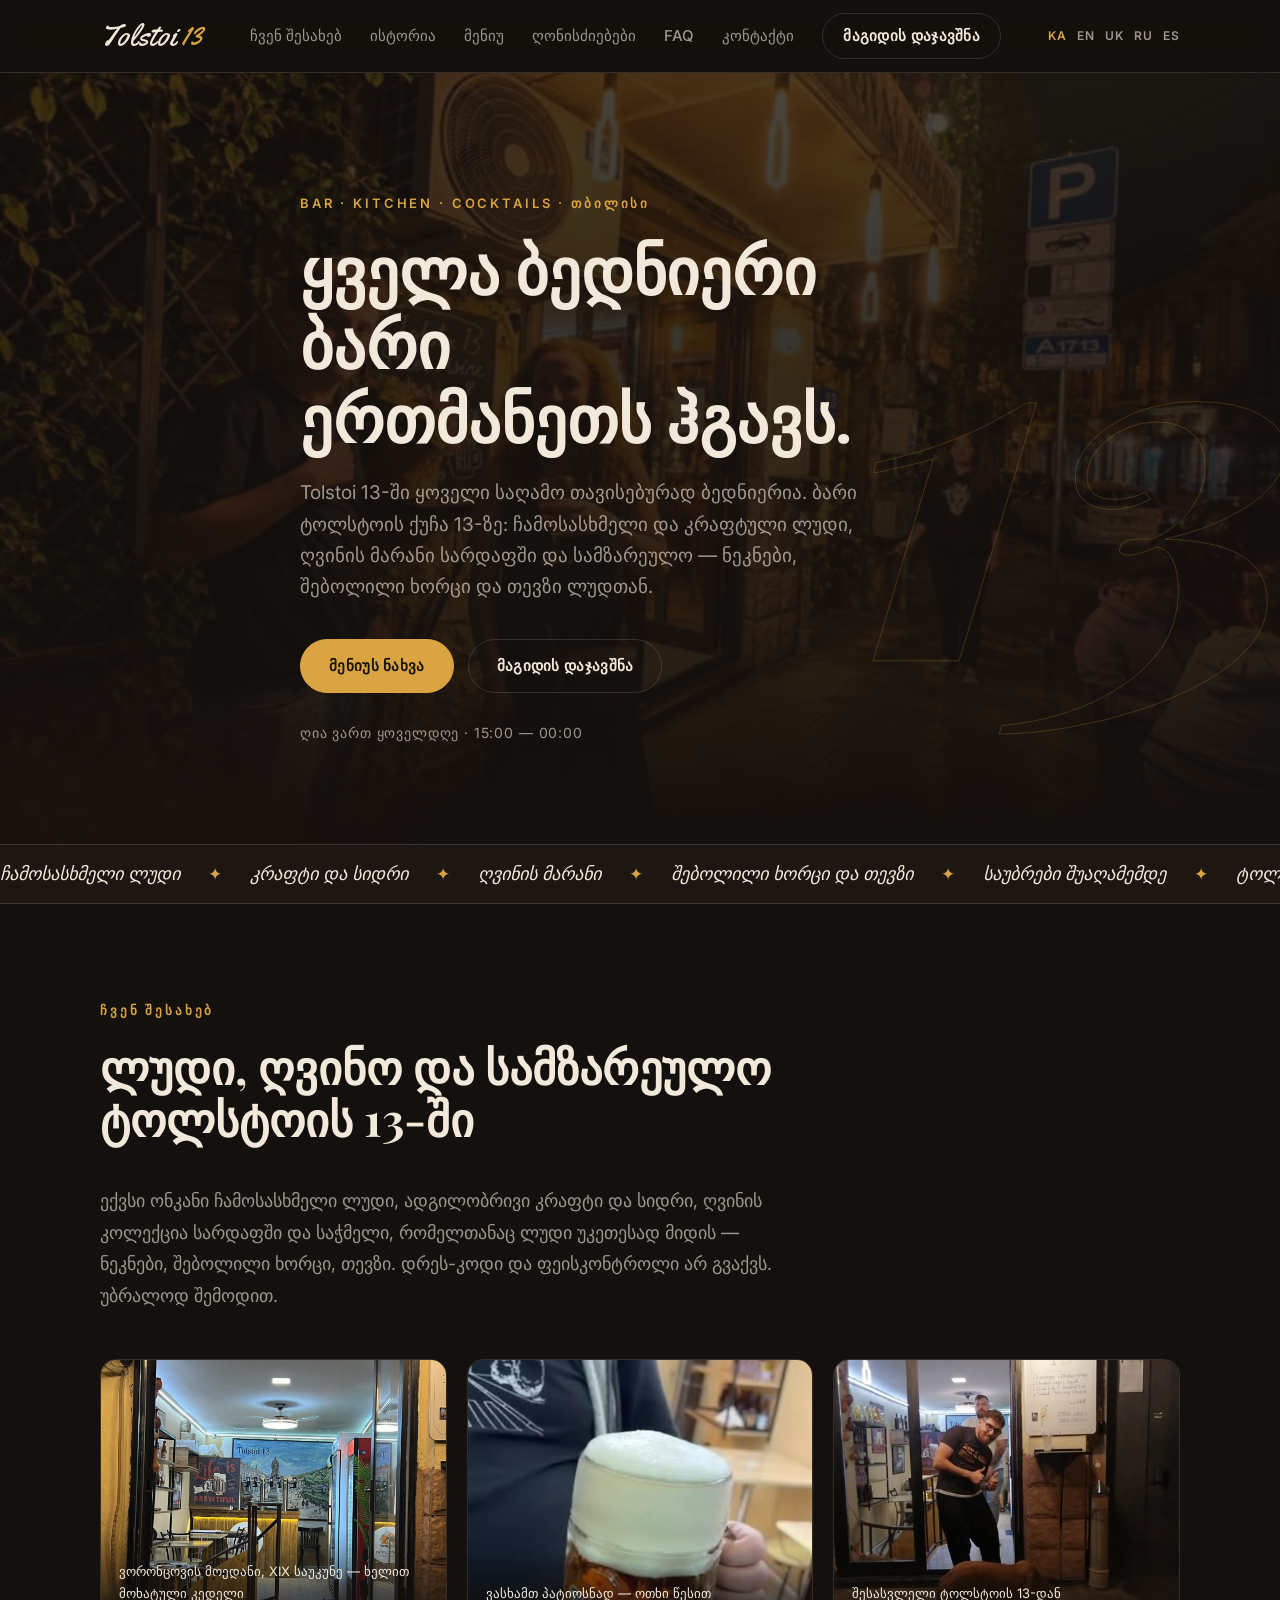
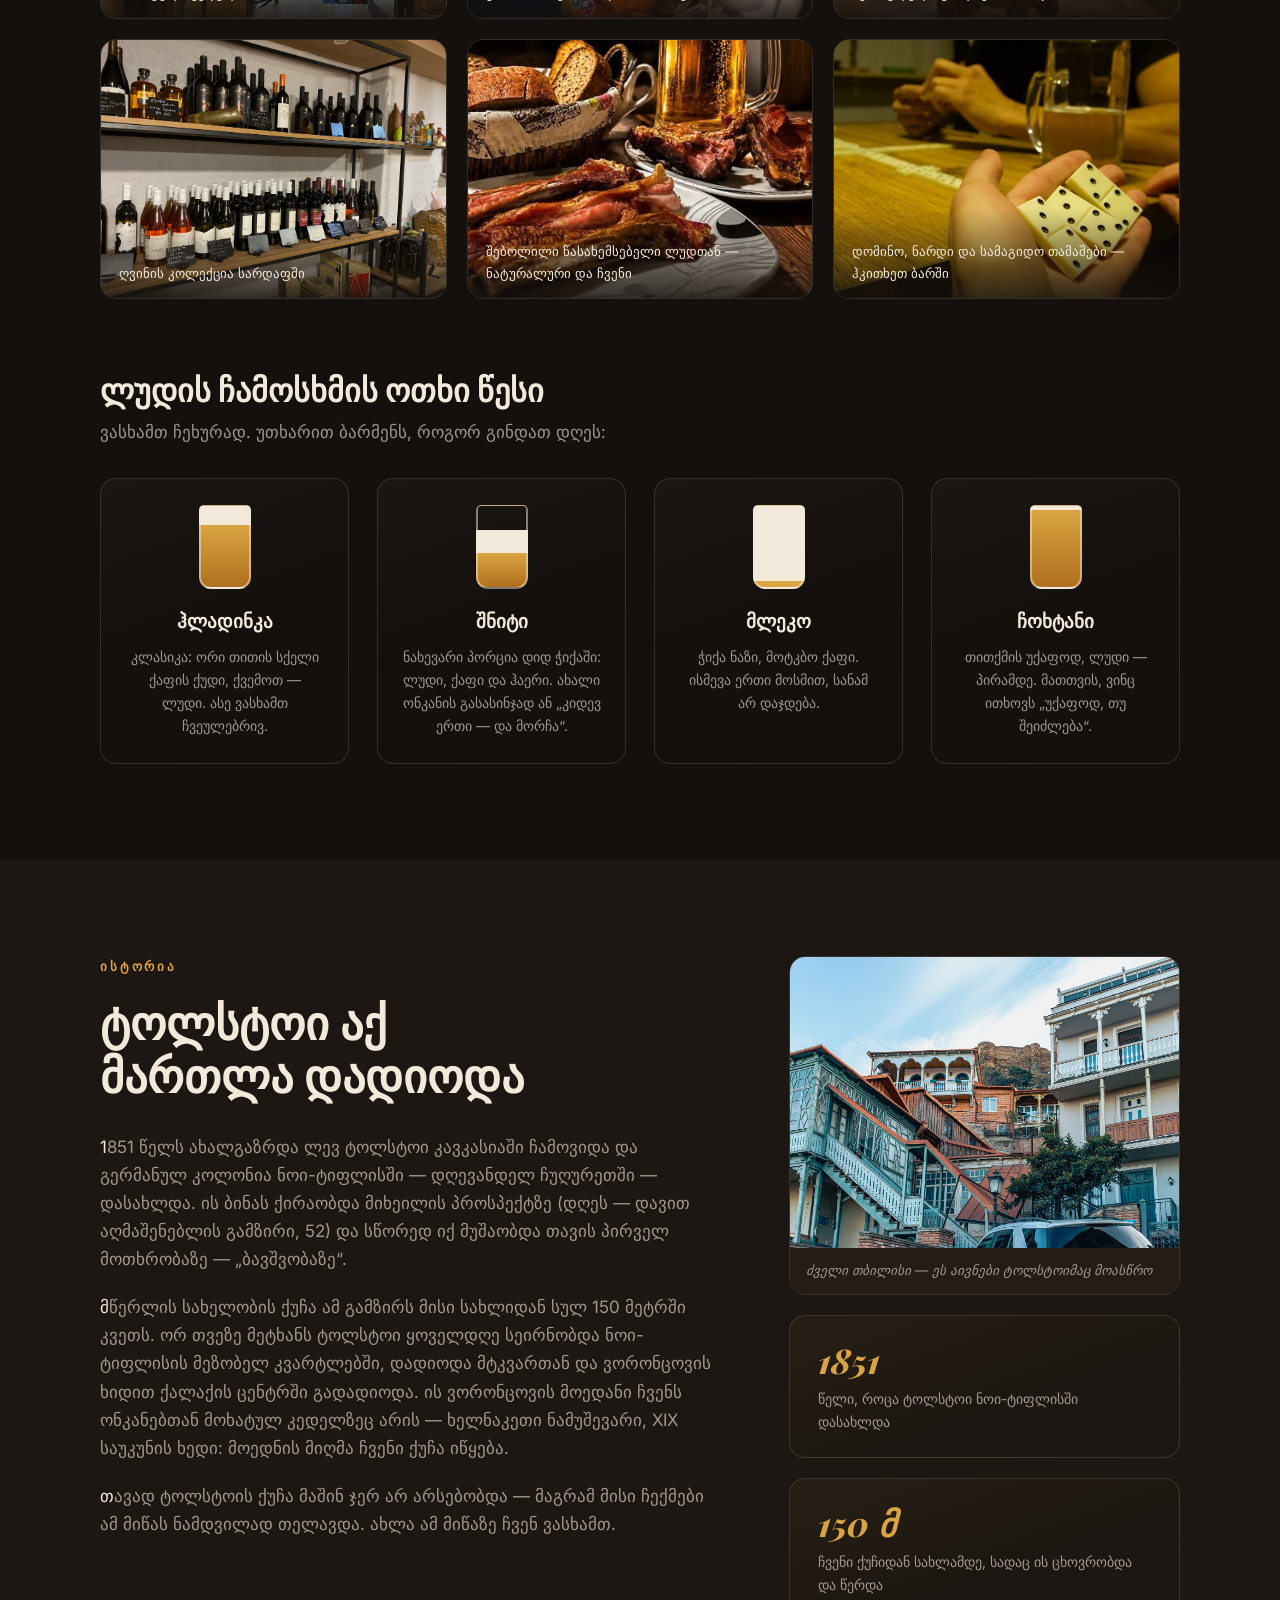
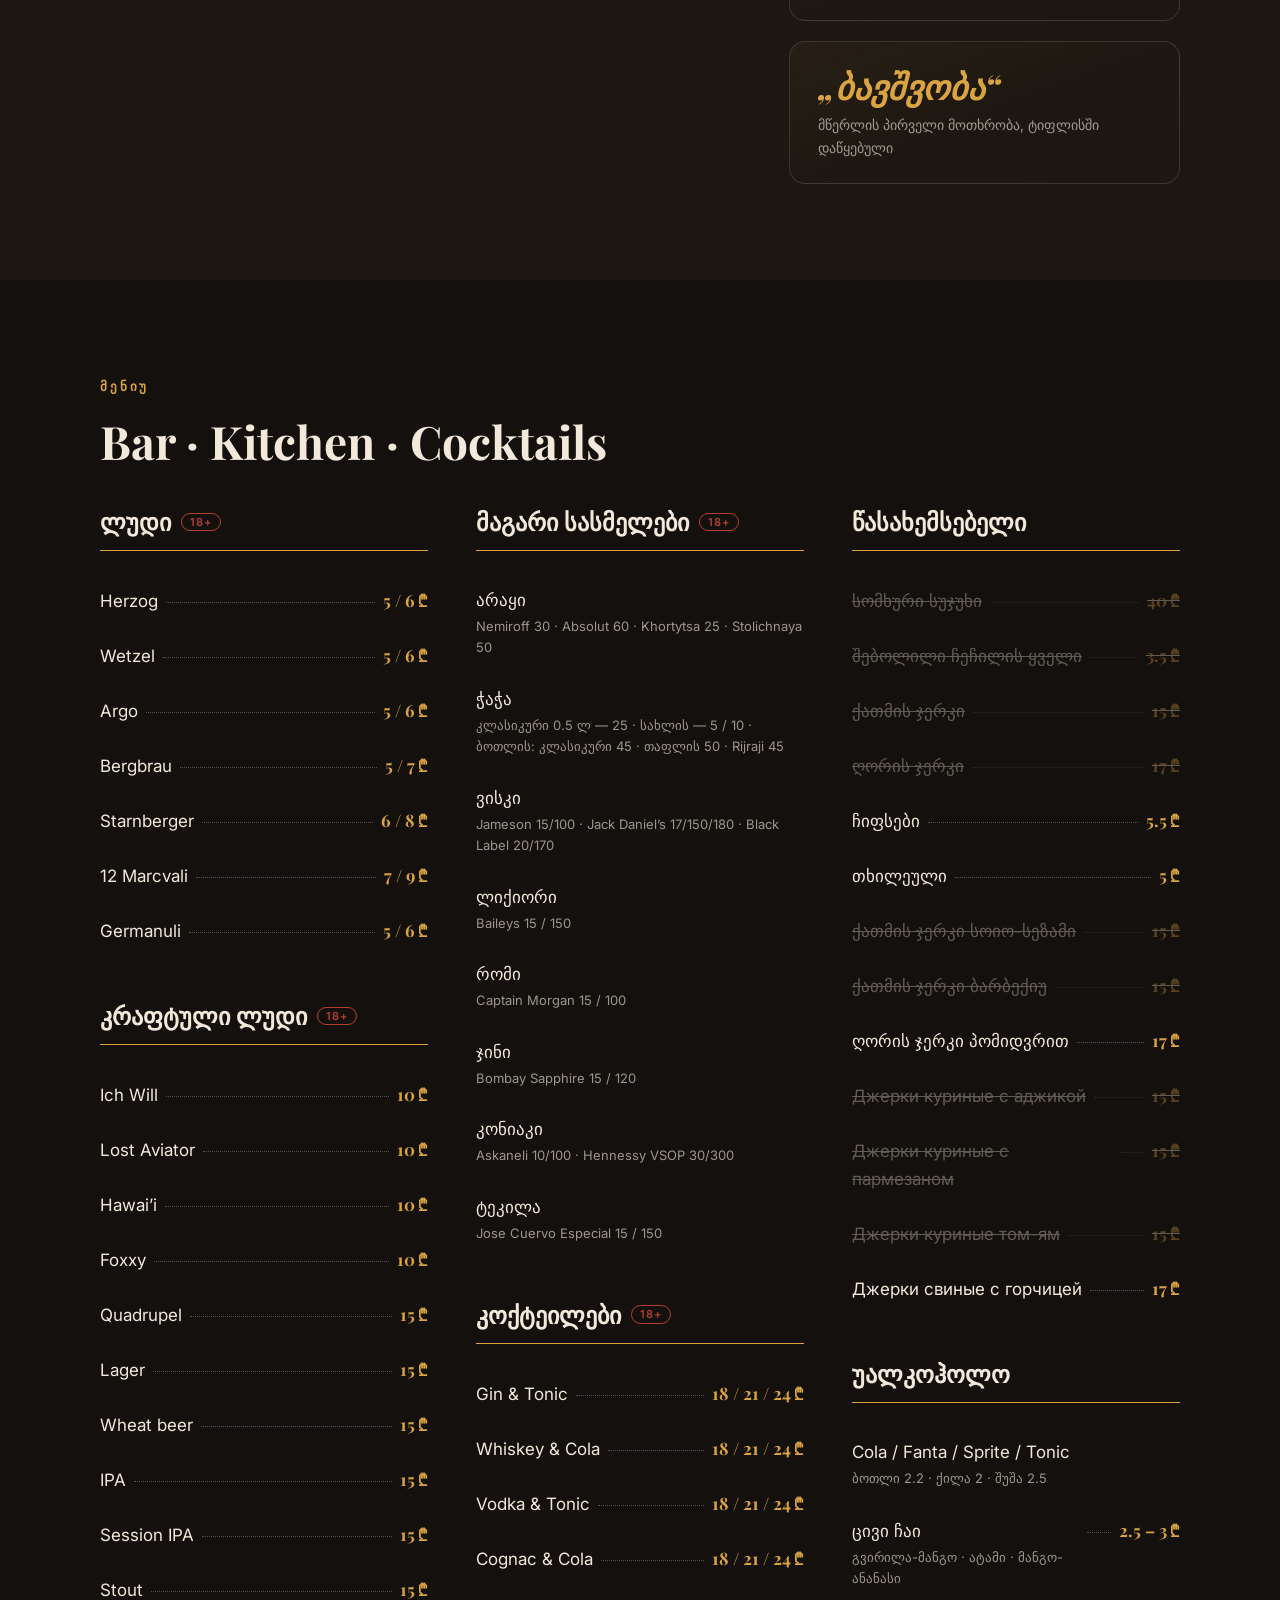
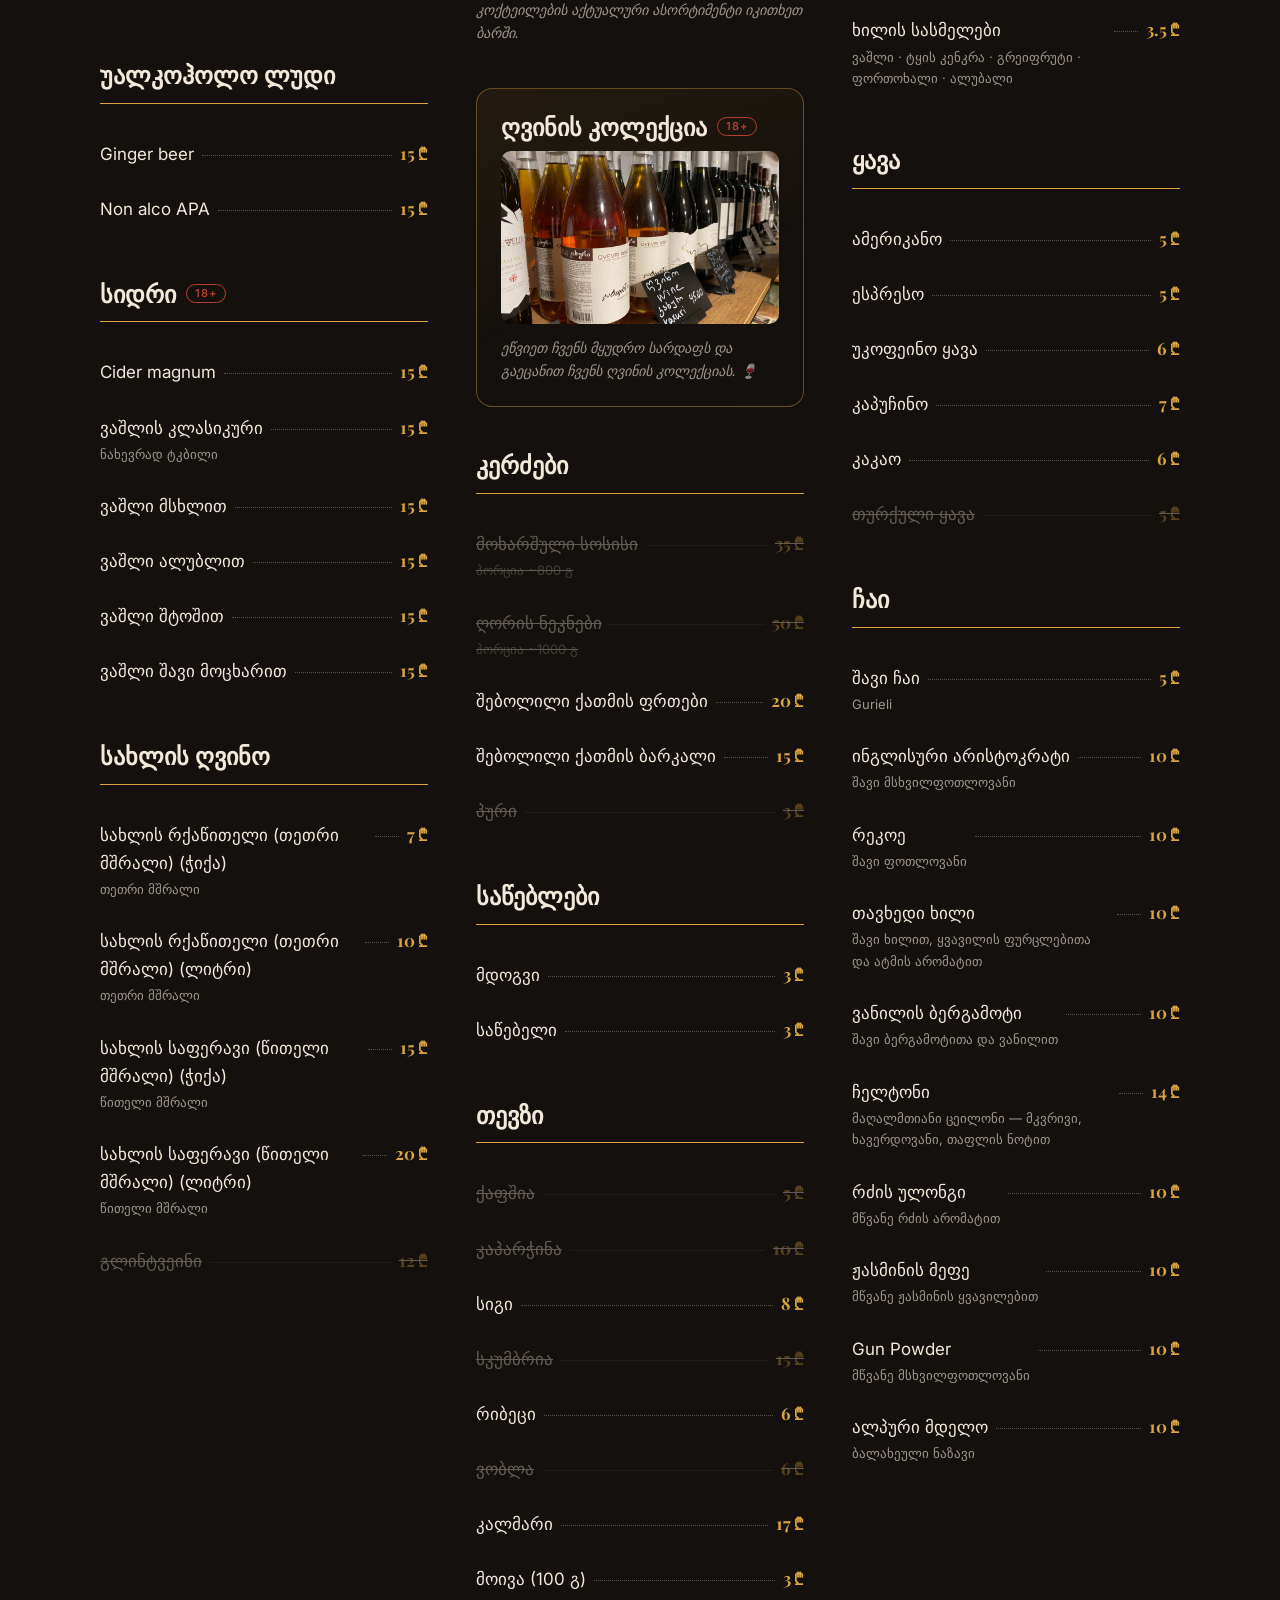
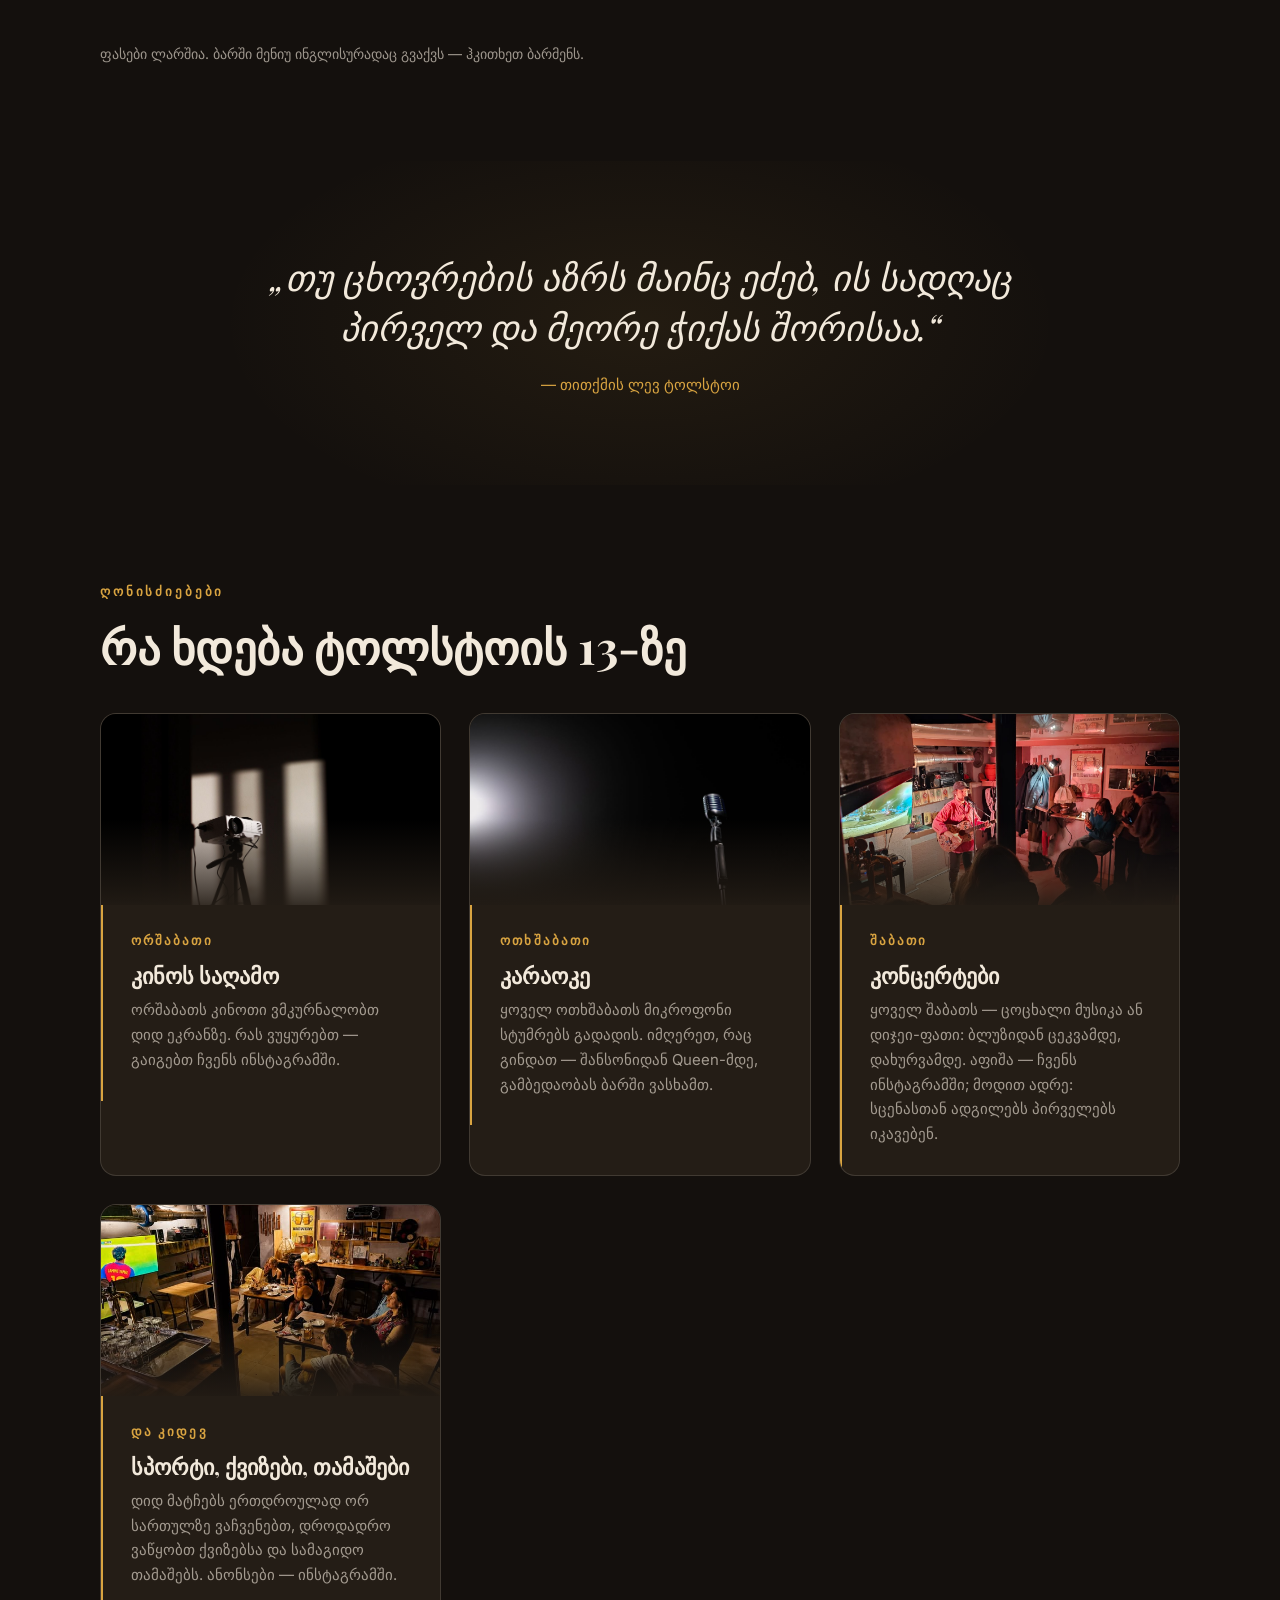
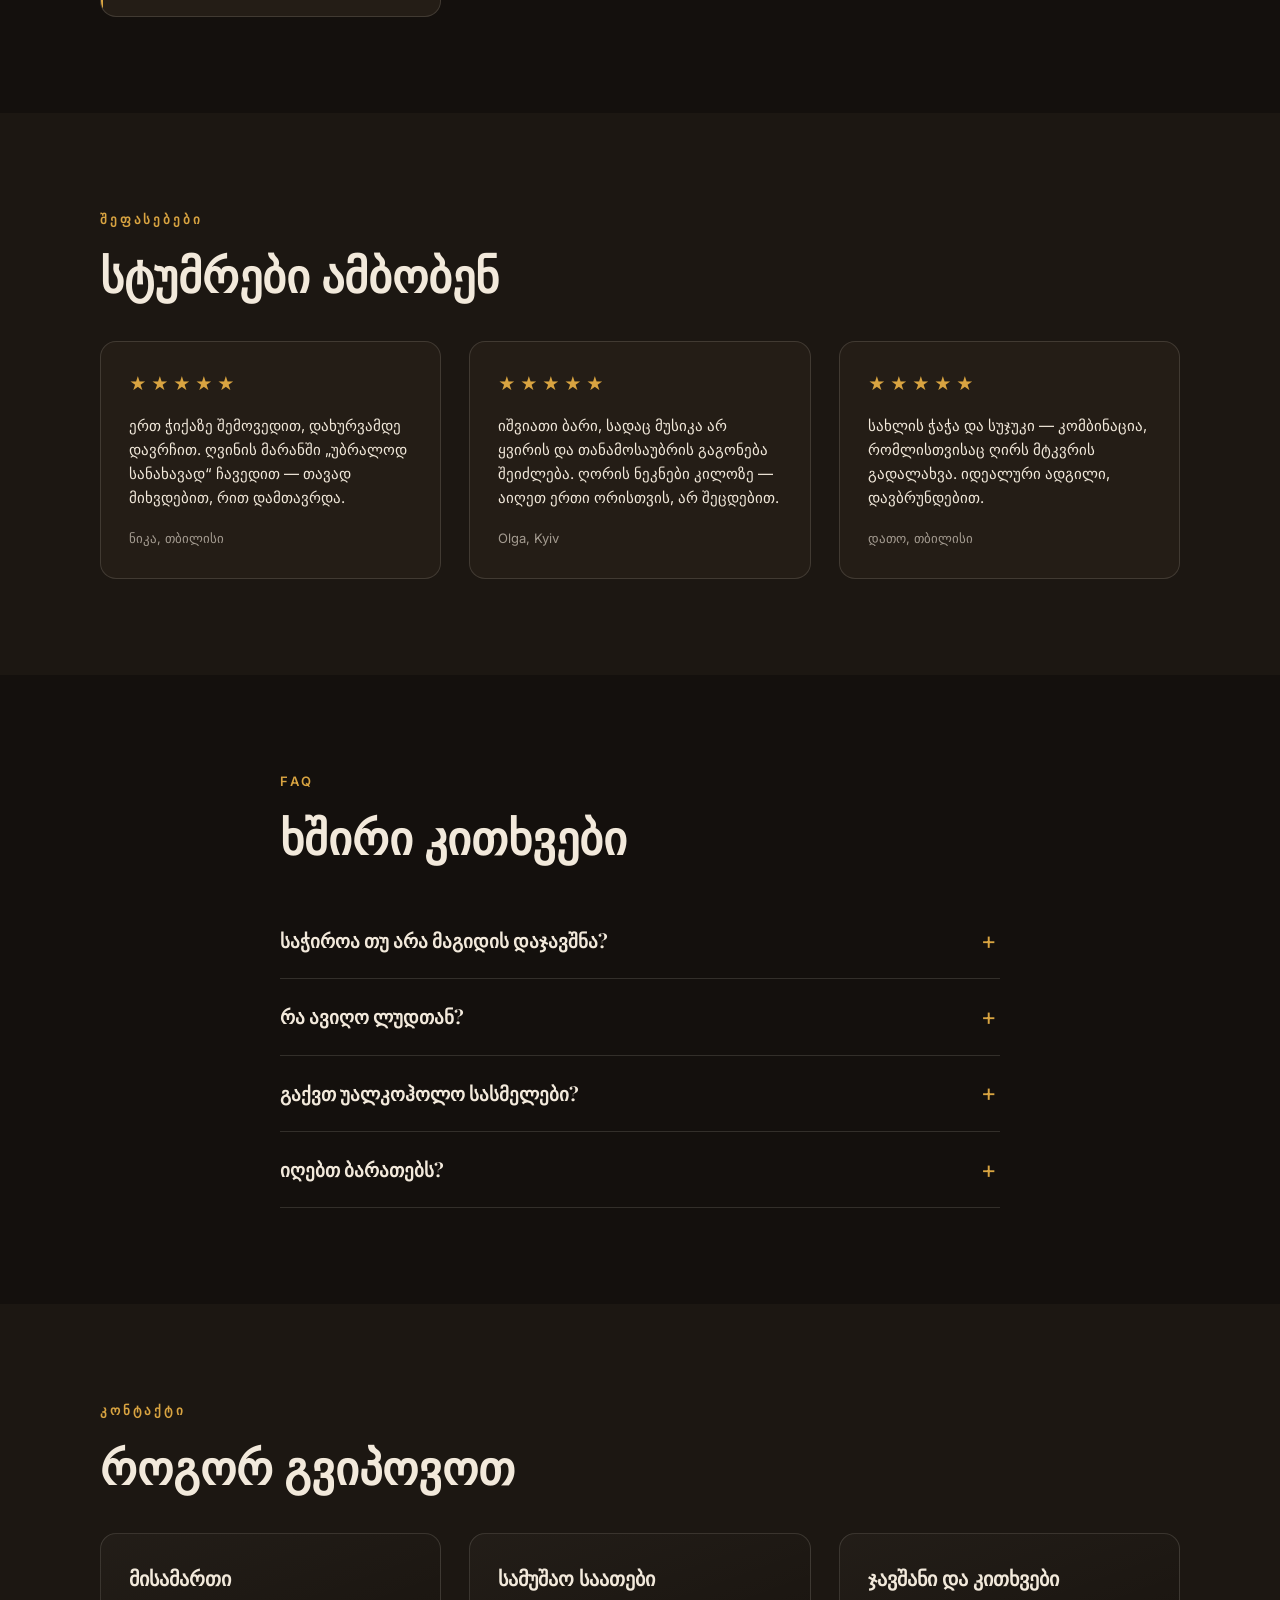
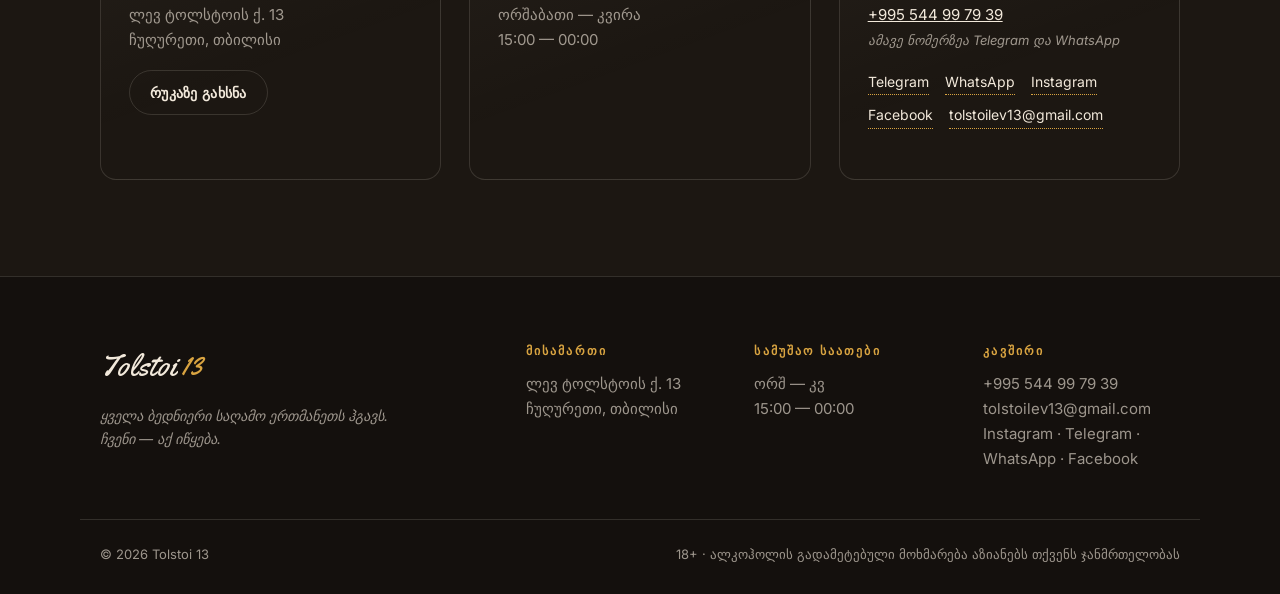
<file: index.html>
<!DOCTYPE html>
<!-- BEGIN app/views/layouts/application.html.erb --><html lang="ka">
  <head>
<meta http-equiv="Content-Type" content="text/html; charset=UTF-8">
    <title>Tolstoi 13 — ბარი ტოლსტოის ქუჩა 13-ზე · თბილისი</title>
    <meta name="viewport" content="width=device-width,initial-scale=1">
    <meta name="description" content="Tolstoi 13 — ბარი ლევ ტოლსტოის ქუჩა 13-ზე, თბილისში. ლუდის ექვსი ონკანი, კრაფტი, ღვინის კოლექცია, საჭმელი ლუდთან, კარაოკე ოთხშაბათობით და კონცერტები შაბათობით.">
    <meta name="csrf-param" content="authenticity_token">
<meta name="csrf-token" content="I_AjqI82r4tW8MAsSJVUUjf68RKjOstm5hlPSIpXVViPjlA6gC4aiXj4y8ovkvzYeaWHW-MlztMzcZsnYkyUlg">
    

    <link rel="preconnect" href="https://fonts.googleapis.com">
    <link rel="preconnect" href="https://fonts.gstatic.com" crossorigin>
    <link href="https://fonts.googleapis.com/css2?family=Playfair+Display:ital,wght@0,400..900;1,400..900&amp;family=Inter:wght@400;500;600&amp;family=Yellowtail&amp;display=swap" rel="stylesheet">

    <link rel="stylesheet" href="/assets/application-6a0b8162.css" data-turbo-track="reload">
    <script type="importmap" data-turbo-track="reload">{
  "imports": {
    "application": "/assets/application-bfcdf840.js",
    "@hotwired/turbo-rails": "/assets/turbo.min-9fd88cd5.js",
    "@hotwired/stimulus": "/assets/stimulus.min-4b1e420e.js",
    "@hotwired/stimulus-loading": "/assets/stimulus-loading-1fc53fe7.js",
    "controllers/application": "/assets/controllers/application-3affb389.js",
    "controllers/hello_controller": "/assets/controllers/hello_controller-708796bd.js",
    "controllers": "/assets/controllers/index-ee64e1f1.js",
    "controllers/nav_controller": "/assets/controllers/nav_controller-94d4a9fb.js"
  }
}</script>
<link rel="modulepreload" href="/assets/application-bfcdf840.js">
<link rel="modulepreload" href="/assets/turbo.min-9fd88cd5.js">
<link rel="modulepreload" href="/assets/stimulus.min-4b1e420e.js">
<link rel="modulepreload" href="/assets/stimulus-loading-1fc53fe7.js">
<link rel="modulepreload" href="/assets/controllers/application-3affb389.js">
<link rel="modulepreload" href="/assets/controllers/hello_controller-708796bd.js">
<link rel="modulepreload" href="/assets/controllers/index-ee64e1f1.js">
<link rel="modulepreload" href="/assets/controllers/nav_controller-94d4a9fb.js">
<script type="module">import "application"</script>
  </head>

  <body data-controller="nav">
    <header class="site-header">
      <div class="container header-inner">
        <a href="#top" class="logo" data-action="nav#close">
          Tolstoi <span class="logo-num">13</span>
        </a>

        <nav class="main-nav" data-nav-target="menu">
          <a href="#about" data-action="nav#close">ჩვენ შესახებ</a>
          <a href="#history" data-action="nav#close">ისტორია</a>
          <a href="#menu" data-action="nav#close">მენიუ</a>
          <a href="#events" data-action="nav#close">ღონისძიებები</a>
          <a href="#faq" data-action="nav#close">FAQ</a>
          <a href="#contacts" data-action="nav#close">კონტაქტი</a>
          <a href="tel:+995544997939" class="btn btn-outline nav-cta" data-action="nav#close">მაგიდის დაჯავშნა</a>
        </nav>

        <div class="lang-switch">
              <span class="active">KA</span>
              <a href="/en">EN</a>
              <a href="/uk">UK</a>
              <a href="/ru">RU</a>
              <a href="/es">ES</a>
        </div>

        <button class="burger" type="button" aria-label="Menu" data-action="nav#toggle">
          <span></span><span></span><span></span>
        </button>
      </div>
    </header>

    <main id="top">
      <!-- BEGIN app/views/pages/home.html.erb -->
<section class="hero">
  <div class="hero-photo" style="background-image: url('/assets/hero-375ea9f3.jpg')" aria-hidden="true"></div>
  <div class="hero-num" aria-hidden="true">13</div>
  <div class="container hero-inner">
    <p class="hero-kicker">Bar · Kitchen · Cocktails · თბილისი</p>
    <h1>ყველა ბედნიერი ბარი<br>ერთმანეთს ჰგავს.</h1>
    <p class="hero-sub">Tolstoi 13-ში ყოველი საღამო თავისებურად ბედნიერია. ბარი ტოლსტოის ქუჩა 13-ზე: ჩამოსასხმელი და კრაფტული ლუდი, ღვინის მარანი სარდაფში და სამზარეულო — ნეკნები, შებოლილი ხორცი და თევზი ლუდთან.</p>
    <div class="hero-actions">
      <a href="#menu" class="btn btn-primary">მენიუს ნახვა</a>
      <a href="tel:+995544997939" class="btn btn-outline">მაგიდის დაჯავშნა</a>
    </div>
    <p class="hero-hours">ღია ვართ ყოველდღე · 15:00 — 00:00</p>
  </div>
</section>

<div class="marquee" aria-hidden="true">
  <div class="marquee-track">
        <span>ჩამოსასხმელი ლუდი</span><i>✦</i>
        <span>კრაფტი და სიდრი</span><i>✦</i>
        <span>ღვინის მარანი</span><i>✦</i>
        <span>შებოლილი ხორცი და თევზი</span><i>✦</i>
        <span>საუბრები შუაღამემდე</span><i>✦</i>
        <span>ტოლსტოის 13</span><i>✦</i>
        <span>ჩამოსასხმელი ლუდი</span><i>✦</i>
        <span>კრაფტი და სიდრი</span><i>✦</i>
        <span>ღვინის მარანი</span><i>✦</i>
        <span>შებოლილი ხორცი და თევზი</span><i>✦</i>
        <span>საუბრები შუაღამემდე</span><i>✦</i>
        <span>ტოლსტოის 13</span><i>✦</i>
  </div>
</div>

<section id="about" class="section">
  <div class="container">
    <p class="section-kicker">ჩვენ შესახებ</p>
    <h2>ლუდი, ღვინო და სამზარეულო<br>ტოლსტოის 13-ში</h2>
    <p class="about-lead">ექვსი ონკანი ჩამოსასხმელი ლუდი, ადგილობრივი კრაფტი და სიდრი, ღვინის კოლექცია სარდაფში და საჭმელი, რომელთანაც ლუდი უკეთესად მიდის — ნეკნები, შებოლილი ხორცი, თევზი. დრეს-კოდი და ფეისკონტროლი არ გვაქვს. უბრალოდ შემოდით.</p>

    <div class="gallery">
        <figure class="gallery-item">
          <img alt="ვორონცოვის მოედანი, XIX საუკუნე — ხელით მოხატული კედელი" loading="lazy" src="/assets/mural-909747e5.jpg">
          <figcaption>ვორონცოვის მოედანი, XIX საუკუნე — ხელით მოხატული კედელი</figcaption>
        </figure>
        <figure class="gallery-item">
          <img alt="ვასხამთ პატიოსნად — ოთხი წესით" loading="lazy" src="/assets/mug-86655516.jpg">
          <figcaption>ვასხამთ პატიოსნად — ოთხი წესით</figcaption>
        </figure>
        <figure class="gallery-item">
          <img alt="შესასვლელი ტოლსტოის 13-დან" loading="lazy" src="/assets/entrance-5e5e6631.jpg">
          <figcaption>შესასვლელი ტოლსტოის 13-დან</figcaption>
        </figure>
        <figure class="gallery-item">
          <img alt="ღვინის კოლექცია სარდაფში" loading="lazy" src="/assets/cellar-fd5bc211.jpg">
          <figcaption>ღვინის კოლექცია სარდაფში</figcaption>
        </figure>
        <figure class="gallery-item">
          <img alt="შებოლილი წასახემსებელი ლუდთან — ნატურალური და ჩვენი" loading="lazy" src="/assets/snacks-63cb7110.jpg">
          <figcaption>შებოლილი წასახემსებელი ლუდთან — ნატურალური და ჩვენი</figcaption>
        </figure>
        <figure class="gallery-item">
          <img alt="დომინო, ნარდი და სამაგიდო თამაშები — ჰკითხეთ ბარში" loading="lazy" src="/assets/domino-af0f4e1f.jpg">
          <figcaption>დომინო, ნარდი და სამაგიდო თამაშები — ჰკითხეთ ბარში</figcaption>
        </figure>
    </div>

    <div class="pours">
      <h3 class="pours-title">ლუდის ჩამოსხმის ოთხი წესი</h3>
      <p class="pours-sub">ვასხამთ ჩეხურად. უთხარით ბარმენს, როგორ გინდათ დღეს:</p>
      <div class="pours-grid">
          <div class="pour">
            <div class="pour-glass pour-hladinka" aria-hidden="true"></div>
            <h4>ჰლადინკა</h4>
            <p>კლასიკა: ორი თითის სქელი ქაფის ქუდი, ქვემოთ — ლუდი. ასე ვასხამთ ჩვეულებრივ.</p>
          </div>
          <div class="pour">
            <div class="pour-glass pour-shnit" aria-hidden="true"></div>
            <h4>შნიტი</h4>
            <p>ნახევარი პორცია დიდ ჭიქაში: ლუდი, ქაფი და ჰაერი. ახალი ონკანის გასასინჯად ან „კიდევ ერთი — და მორჩა“.</p>
          </div>
          <div class="pour">
            <div class="pour-glass pour-mleko" aria-hidden="true"></div>
            <h4>მლეკო</h4>
            <p>ჭიქა ნაზი, მოტკბო ქაფი. ისმევა ერთი მოსმით, სანამ არ დაჯდება.</p>
          </div>
          <div class="pour">
            <div class="pour-glass pour-chokhton" aria-hidden="true"></div>
            <h4>ჩოხტანი</h4>
            <p>თითქმის უქაფოდ, ლუდი — პირამდე. მათთვის, ვინც ითხოვს „უქაფოდ, თუ შეიძლება“.</p>
          </div>
      </div>
    </div>
  </div>
</section>

<section id="history" class="section section-alt">
  <div class="container history-grid">
    <div class="history-text">
      <p class="section-kicker">ისტორია</p>
      <h2>ტოლსტოი აქ<br>მართლა დადიოდა</h2>
      <p>1851 წელს ახალგაზრდა ლევ ტოლსტოი კავკასიაში ჩამოვიდა და გერმანულ კოლონია ნოი-ტიფლისში — დღევანდელ ჩუღურეთში — დასახლდა. ის ბინას ქირაობდა მიხეილის პროსპექტზე (დღეს — დავით აღმაშენებლის გამზირი, 52) და სწორედ იქ მუშაობდა თავის პირველ მოთხრობაზე — „ბავშვობაზე“.</p>
      <p>მწერლის სახელობის ქუჩა ამ გამზირს მისი სახლიდან სულ 150 მეტრში კვეთს. ორ თვეზე მეტხანს ტოლსტოი ყოველდღე სეირნობდა ნოი-ტიფლისის მეზობელ კვარტლებში, დადიოდა მტკვართან და ვორონცოვის ხიდით ქალაქის ცენტრში გადადიოდა. ის ვორონცოვის მოედანი ჩვენს ონკანებთან მოხატულ კედელზეც არის — ხელნაკეთი ნამუშევარი, XIX საუკუნის ხედი: მოედნის მიღმა ჩვენი ქუჩა იწყება.</p>
      <p>თავად ტოლსტოის ქუჩა მაშინ ჯერ არ არსებობდა — მაგრამ მისი ჩექმები ამ მიწას ნამდვილად თელავდა. ახლა ამ მიწაზე ჩვენ ვასხამთ.</p>
    </div>
    <aside class="history-facts">
      <figure class="history-photo">
        <img alt="ძველი სახლები მოჩუქურთმებული აივნებით თბილისში" loading="lazy" src="/assets/tbilisi-d445eee4.jpg">
        <figcaption>ძველი თბილისი — ეს აივნები ტოლსტოიმაც მოასწრო</figcaption>
      </figure>
        <div class="fact">
          <span class="fact-num">1851</span>
          <p>წელი, როცა ტოლსტოი ნოი-ტიფლისში დასახლდა</p>
        </div>
        <div class="fact">
          <span class="fact-num">150 მ</span>
          <p>ჩვენი ქუჩიდან სახლამდე, სადაც ის ცხოვრობდა და წერდა</p>
        </div>
        <div class="fact">
          <span class="fact-num">„ბავშვობა“</span>
          <p>მწერლის პირველი მოთხრობა, ტიფლისში დაწყებული</p>
        </div>
    </aside>
  </div>
</section>

<section id="menu" class="section">
  <div class="container">
    <p class="section-kicker">მენიუ</p>
    <h2>Bar · Kitchen · Cocktails</h2>

    <div class="menu-flow">
        <div class="menu-group">
          <h3 class="menu-title">ლუდი <span class="badge">18+</span>
</h3>
            <ul class="menu-list">
                
                
                
                
                
                
                
            























































<li>
                  <span class="menu-name">Herzog</span>
                    <span class="dots"></span><span class="price">5 / 6 ₾</span>
                </li>
<li>
                  <span class="menu-name">Wetzel</span>
                    <span class="dots"></span><span class="price">5 / 6 ₾</span>
                </li>
<li>
                  <span class="menu-name">Argo</span>
                    <span class="dots"></span><span class="price">5 / 6 ₾</span>
                </li>
<li>
                  <span class="menu-name">Bergbrau</span>
                    <span class="dots"></span><span class="price">5 / 7 ₾</span>
                </li>
<li>
                  <span class="menu-name">Starnberger</span>
                    <span class="dots"></span><span class="price">6 / 8 ₾</span>
                </li>
<li>
                  <span class="menu-name">12 Marcvali</span>
                    <span class="dots"></span><span class="price">7 / 9 ₾</span>
                </li>
<li>
                  <span class="menu-name">Germanuli</span>
                    <span class="dots"></span><span class="price">5 / 6 ₾</span>
                </li>
</ul>
        </div>
        <div class="menu-group">
          <h3 class="menu-title">კრაფტული ლუდი <span class="badge">18+</span>
</h3>
            <ul class="menu-list">
                
                
                
                
                
                
                
                
                
                
            















































































<li>
                  <span class="menu-name">Ich Will</span>
                    <span class="dots"></span><span class="price">10 ₾</span>
                </li>
<li>
                  <span class="menu-name">Lost Aviator</span>
                    <span class="dots"></span><span class="price">10 ₾</span>
                </li>
<li>
                  <span class="menu-name">Hawai’i</span>
                    <span class="dots"></span><span class="price">10 ₾</span>
                </li>
<li>
                  <span class="menu-name">Foxxy</span>
                    <span class="dots"></span><span class="price">10 ₾</span>
                </li>
<li>
                  <span class="menu-name">Quadrupel</span>
                    <span class="dots"></span><span class="price">15 ₾</span>
                </li>
<li>
                  <span class="menu-name">Lager</span>
                    <span class="dots"></span><span class="price">15 ₾</span>
                </li>
<li>
                  <span class="menu-name">Wheat beer</span>
                    <span class="dots"></span><span class="price">15 ₾</span>
                </li>
<li>
                  <span class="menu-name">IPA</span>
                    <span class="dots"></span><span class="price">15 ₾</span>
                </li>
<li>
                  <span class="menu-name">Session IPA</span>
                    <span class="dots"></span><span class="price">15 ₾</span>
                </li>
<li>
                  <span class="menu-name">Stout</span>
                    <span class="dots"></span><span class="price">15 ₾</span>
                </li>
</ul>
        </div>
        <div class="menu-group">
          <h3 class="menu-title">უალკოჰოლო ლუდი</h3>
            <ul class="menu-list">
                
                
            















<li>
                  <span class="menu-name">Ginger beer</span>
                    <span class="dots"></span><span class="price">15 ₾</span>
                </li>
<li>
                  <span class="menu-name">Non alco APA</span>
                    <span class="dots"></span><span class="price">15 ₾</span>
                </li>
</ul>
        </div>
        <div class="menu-group">
          <h3 class="menu-title">სიდრი <span class="badge">18+</span>
</h3>
            <ul class="menu-list">
                
                
                
                
                
                
            















































<li>
                  <span class="menu-name">Cider magnum</span>
                    <span class="dots"></span><span class="price">15 ₾</span>
                </li>
<li>
                  <span class="menu-name">ვაშლის კლასიკური<em>ნახევრად ტკბილი</em></span>
                    <span class="dots"></span><span class="price">15 ₾</span>
                </li>
<li>
                  <span class="menu-name">ვაშლი მსხლით</span>
                    <span class="dots"></span><span class="price">15 ₾</span>
                </li>
<li>
                  <span class="menu-name">ვაშლი ალუბლით</span>
                    <span class="dots"></span><span class="price">15 ₾</span>
                </li>
<li>
                  <span class="menu-name">ვაშლი შტოშით</span>
                    <span class="dots"></span><span class="price">15 ₾</span>
                </li>
<li>
                  <span class="menu-name">ვაშლი შავი მოცხარით</span>
                    <span class="dots"></span><span class="price">15 ₾</span>
                </li>
</ul>
        </div>
<div class="menu-group">
          <h3 class="menu-title">სახლის ღვინო</h3>
            <ul class="menu-list">
            <li>
                  <span class="menu-name">სახლის რქაწითელი (თეთრი მშრალი) (ჭიქა)<em>თეთრი მშრალი</em></span>
                    <span class="dots"></span><span class="price">7 ₾</span>
                </li>
<li>
                  <span class="menu-name">სახლის რქაწითელი (თეთრი მშრალი) (ლიტრი)<em>თეთრი მშრალი</em></span>
                    <span class="dots"></span><span class="price">10 ₾</span>
                </li>
<li>
                  <span class="menu-name">სახლის საფერავი (წითელი მშრალი) (ჭიქა)<em>წითელი მშრალი</em></span>
                    <span class="dots"></span><span class="price">15 ₾</span>
                </li>
<li>
                  <span class="menu-name">სახლის საფერავი (წითელი მშრალი) (ლიტრი)<em>წითელი მშრალი</em></span>
                    <span class="dots"></span><span class="price">20 ₾</span>
                </li>
<li class="sold-out">
                  <span class="menu-name">გლინტვეინი</span>
                    <span class="dots"></span><span class="price">12 ₾</span>
                </li>
</ul>
        </div>
        <div class="menu-group">
          <h3 class="menu-title">მაგარი სასმელები <span class="badge">18+</span>
</h3>
            <ul class="menu-list">
                <li>
                  <span class="menu-name">არაყი<em>Nemiroff 30 · Absolut 60 · Khortytsa 25 · Stolichnaya 50</em></span>
                </li>
                <li>
                  <span class="menu-name">ჭაჭა<em>კლასიკური 0.5 ლ — 25 · სახლის — 5 / 10 · ბოთლის: კლასიკური 45 · თაფლის 50 · Rijraji 45</em></span>
                </li>
                <li>
                  <span class="menu-name">ვისკი<em>Jameson 15/100 · Jack Daniel’s 17/150/180 · Black Label 20/170</em></span>
                </li>
                <li>
                  <span class="menu-name">ლიქიორი<em>Baileys 15 / 150</em></span>
                </li>
                <li>
                  <span class="menu-name">რომი<em>Captain Morgan 15 / 100</em></span>
                </li>
                <li>
                  <span class="menu-name">ჯინი<em>Bombay Sapphire 15 / 120</em></span>
                </li>
                <li>
                  <span class="menu-name">კონიაკი<em>Askaneli 10/100 · Hennessy VSOP 30/300</em></span>
                </li>
                <li>
                  <span class="menu-name">ტეკილა<em>Jose Cuervo Especial 15 / 150</em></span>
                </li>
            </ul>
        </div>
        <div class="menu-group">
          <h3 class="menu-title">კოქტეილები <span class="badge">18+</span>
</h3>
            <ul class="menu-list">
                <li>
                  <span class="menu-name">Gin &amp; Tonic</span>
                    <span class="dots"></span><span class="price">18 / 21 / 24 ₾</span>
                </li>
                <li>
                  <span class="menu-name">Whiskey &amp; Cola</span>
                    <span class="dots"></span><span class="price">18 / 21 / 24 ₾</span>
                </li>
                <li>
                  <span class="menu-name">Vodka &amp; Tonic</span>
                    <span class="dots"></span><span class="price">18 / 21 / 24 ₾</span>
                </li>
                <li>
                  <span class="menu-name">Cognac &amp; Cola</span>
                    <span class="dots"></span><span class="price">18 / 21 / 24 ₾</span>
                </li>
            </ul>
            <p class="menu-group-note">კოქტეილების აქტუალური ასორტიმენტი იკითხეთ ბარში.</p>
        </div>
        <div class="menu-group menu-wine">
          <h3 class="menu-title">ღვინის კოლექცია <span class="badge">18+</span>
</h3>
            <img alt="ქვევრის ღვინის ბოთლები თაროზე" loading="lazy" src="/assets/winebottles-caa6f89c.jpg">
            <p class="menu-group-note">ეწვიეთ ჩვენს მყუდრო სარდაფს და გაეცანით ჩვენს ღვინის კოლექციას. 🍷</p>
        </div>
        <div class="menu-group">
          <h3 class="menu-title">კერძები</h3>
            <ul class="menu-list">
                
                
                
                
                
            







































<li class="sold-out">
                  <span class="menu-name">მოხარშული სოსისი<em>პორცია ~800 გ</em></span>
                    <span class="dots"></span><span class="price">35 ₾</span>
                </li>
<li class="sold-out">
                  <span class="menu-name">ღორის ნეკნები<em>პორცია ~1000 გ</em></span>
                    <span class="dots"></span><span class="price">50 ₾</span>
                </li>
<li>
                  <span class="menu-name">შებოლილი ქათმის ფრთები</span>
                    <span class="dots"></span><span class="price">20 ₾</span>
                </li>
<li>
                  <span class="menu-name">შებოლილი ქათმის ბარკალი</span>
                    <span class="dots"></span><span class="price">15 ₾</span>
                </li>
<li class="sold-out">
                  <span class="menu-name">პური</span>
                    <span class="dots"></span><span class="price">3 ₾</span>
                </li>
</ul>
        </div>
        <div class="menu-group">
          <h3 class="menu-title">საწებლები</h3>
            <ul class="menu-list">
                
                
            















<li>
                  <span class="menu-name">მდოგვი</span>
                    <span class="dots"></span><span class="price">3 ₾</span>
                </li>
<li>
                  <span class="menu-name">საწებელი</span>
                    <span class="dots"></span><span class="price">3 ₾</span>
                </li>
</ul>
        </div>
        <div class="menu-group">
          <h3 class="menu-title">თევზი</h3>
            <ul class="menu-list">
                
                
                
                
                
                
                
            































































<li class="sold-out">
                  <span class="menu-name">ქაფშია</span>
                    <span class="dots"></span><span class="price">5 ₾</span>
                </li>
<li class="sold-out">
                  <span class="menu-name">კაპარჭინა</span>
                    <span class="dots"></span><span class="price">10 ₾</span>
                </li>
<li>
                  <span class="menu-name">სიგი</span>
                    <span class="dots"></span><span class="price">8 ₾</span>
                </li>
<li class="sold-out">
                  <span class="menu-name">სკუმბრია</span>
                    <span class="dots"></span><span class="price">15 ₾</span>
                </li>
<li>
                  <span class="menu-name">რიბეცი</span>
                    <span class="dots"></span><span class="price">6 ₾</span>
                </li>
<li class="sold-out">
                  <span class="menu-name">ვობლა</span>
                    <span class="dots"></span><span class="price">6 ₾</span>
                </li>
<li>
                  <span class="menu-name">კალმარი</span>
                    <span class="dots"></span><span class="price">17 ₾</span>
                </li>
<li>
                  <span class="menu-name">მოივა (100 გ)</span>
                    <span class="dots"></span><span class="price">3 ₾</span>
                </li>
</ul>
        </div>
        <div class="menu-group">
          <h3 class="menu-title">წასახემსებელი</h3>
            <ul class="menu-list">
                
                
                
                
            


























































































<li class="sold-out">
                  <span class="menu-name">სომხური სუჯუხი</span>
                    <span class="dots"></span><span class="price">40 ₾</span>
                </li>
<li class="sold-out">
                  <span class="menu-name">შებოლილი ჩეჩილის ყველი</span>
                    <span class="dots"></span><span class="price">3.5 ₾</span>
                </li>
<li class="sold-out">
                  <span class="menu-name">ქათმის ჯერკი</span>
                    <span class="dots"></span><span class="price">15 ₾</span>
                </li>
<li class="sold-out">
                  <span class="menu-name">ღორის ჯერკი</span>
                    <span class="dots"></span><span class="price">17 ₾</span>
                </li>
<li>
<span class="menu-name">ჩიფსები</span><span class="dots"></span><span class="price">5.5 ₾</span>
</li>
<li>
<span class="menu-name">თხილეული</span><span class="dots"></span><span class="price">5 ₾</span>
</li>
<li class="sold-out">
                  <span class="menu-name">ქათმის ჯერკი სოიო-სეზამი</span>
                    <span class="dots"></span><span class="price">15 ₾</span>
                </li>
<li class="sold-out">
                  <span class="menu-name">ქათმის ჯერკი ბარბექიუ</span>
                    <span class="dots"></span><span class="price">15 ₾</span>
                </li>
<li>
                  <span class="menu-name">ღორის ჯერკი პომიდვრით</span>
                    <span class="dots"></span><span class="price">17 ₾</span>
                </li>
<li class="sold-out">
                  <span class="menu-name">Джерки куриные с аджикой</span>
                    <span class="dots"></span><span class="price">15 ₾</span>
                </li>
<li class="sold-out">
                  <span class="menu-name">Джерки куриные с пармезаном</span>
                    <span class="dots"></span><span class="price">15 ₾</span>
                </li>
<li class="sold-out">
                  <span class="menu-name">Джерки куриные том-ям</span>
                    <span class="dots"></span><span class="price">15 ₾</span>
                </li>
<li>
                  <span class="menu-name">Джерки свиные с горчицей</span>
                    <span class="dots"></span><span class="price">17 ₾</span>
                </li>
</ul>
        </div>
        <div class="menu-group">
          <h3 class="menu-title">უალკოჰოლო</h3>
            <ul class="menu-list">
                <li>
                  <span class="menu-name">Cola / Fanta / Sprite / Tonic<em>ბოთლი 2.2 · ქილა 2 · შუშა 2.5</em></span>
                </li>
                
                
                <li>
                  <span class="menu-name">ცივი ჩაი<em>გვირილა-მანგო · ატამი · მანგო-ანანასი</em></span>
                    <span class="dots"></span><span class="price">2.5 – 3 ₾</span>
                </li>
                <li>
                  <span class="menu-name">ხილის სასმელები<em>ვაშლი · ტყის კენკრა · გრეიფრუტი · ფორთოხალი · ალუბალი</em></span>
                    <span class="dots"></span><span class="price">3.5 ₾</span>
                </li>
            </ul>
        </div>
<div class="menu-group">
          <h3 class="menu-title">ყავა</h3>
            <ul class="menu-list">
            





<li>
                  <span class="menu-name">ამერიკანო</span>
                    <span class="dots"></span><span class="price">5 ₾</span>
                </li>
<li>
                  <span class="menu-name">ესპრესო</span>
                    <span class="dots"></span><span class="price">5 ₾</span>
                </li>
<li>
                  <span class="menu-name">უკოფეინო ყავა</span>
                    <span class="dots"></span><span class="price">6 ₾</span>
                </li>
<li>
                  <span class="menu-name">კაპუჩინო</span>
                    <span class="dots"></span><span class="price">7 ₾</span>
                </li>
<li>
                  <span class="menu-name">კაკაო</span>
                    <span class="dots"></span><span class="price">6 ₾</span>
                </li>
<li class="sold-out">
                  <span class="menu-name">თურქული ყავა</span>
                    <span class="dots"></span><span class="price">5 ₾</span>
                </li>
</ul>
        </div>
<div class="menu-group">
          <h3 class="menu-title">ჩაი</h3>
            <ul class="menu-list">
            









<li>
                  <span class="menu-name">შავი ჩაი<em>Gurieli</em></span>
                    <span class="dots"></span><span class="price">5 ₾</span>
                </li>
<li>
                  <span class="menu-name">ინგლისური არისტოკრატი<em>შავი მსხვილფოთლოვანი</em></span>
                    <span class="dots"></span><span class="price">10 ₾</span>
                </li>
<li>
                  <span class="menu-name">რეკოე<em>შავი ფოთლოვანი</em></span>
                    <span class="dots"></span><span class="price">10 ₾</span>
                </li>
<li>
                  <span class="menu-name">თავხედი ხილი<em>შავი ხილით, ყვავილის ფურცლებითა და ატმის არომატით</em></span>
                    <span class="dots"></span><span class="price">10 ₾</span>
                </li>
<li>
                  <span class="menu-name">ვანილის ბერგამოტი<em>შავი ბერგამოტითა და ვანილით</em></span>
                    <span class="dots"></span><span class="price">10 ₾</span>
                </li>
<li>
                  <span class="menu-name">ჩელტონი<em>მაღალმთიანი ცეილონი — მკვრივი, ხავერდოვანი, თაფლის ნოტით</em></span>
                    <span class="dots"></span><span class="price">14 ₾</span>
                </li>
<li>
                  <span class="menu-name">რძის ულონგი<em>მწვანე რძის არომატით</em></span>
                    <span class="dots"></span><span class="price">10 ₾</span>
                </li>
<li>
                  <span class="menu-name">ჟასმინის მეფე<em>მწვანე ჟასმინის ყვავილებით</em></span>
                    <span class="dots"></span><span class="price">10 ₾</span>
                </li>
<li>
                  <span class="menu-name">Gun Powder<em>მწვანე მსხვილფოთლოვანი</em></span>
                    <span class="dots"></span><span class="price">10 ₾</span>
                </li>
<li>
                  <span class="menu-name">ალპური მდელო<em>ბალახეული ნაზავი</em></span>
                    <span class="dots"></span><span class="price">10 ₾</span>
                </li>
</ul>
        </div>
    </div>

    <p class="menu-note">ფასები ლარშია. ბარში მენიუ ინგლისურადაც გვაქვს — ჰკითხეთ ბარმენს.</p>
  </div>
</section>

<section class="quote">
  <div class="container">
    <blockquote>
      „თუ ცხოვრების აზრს მაინც ეძებ, ის სადღაც პირველ და მეორე ჭიქას შორისაა.“
      <cite>— თითქმის ლევ ტოლსტოი</cite>
    </blockquote>
  </div>
</section>

<section id="events" class="section">
  <div class="container">
    <p class="section-kicker">ღონისძიებები</p>
    <h2>რა ხდება ტოლსტოის 13-ზე</h2>
    <div class="events">
<article class="event"><div class="event-photo"><img alt="პროექტორი ბნელ ოთახში" loading="lazy" src="/assets/cinema-22df5e44.jpg"></div>
<div class="event-body">
<span class="event-day">ორშაბათი</span><h3>კინოს საღამო</h3>
<p>ორშაბათს კინოთი ვმკურნალობთ დიდ ეკრანზე. რას ვუყურებთ — გაიგებთ ჩვენს ინსტაგრამში.</p>
</div></article><article class="event"><div class="event-photo"><img alt="მიკროფონი პროჟექტორის შუქზე" loading="lazy" src="/assets/karaoke-bf841109.jpg"></div>
<div class="event-body">
<span class="event-day">ოთხშაბათი</span><h3>კარაოკე</h3>
<p>ყოველ ოთხშაბათს მიკროფონი სტუმრებს გადადის. იმღერეთ, რაც გინდათ — შანსონიდან Queen-მდე, გამბედაობას ბარში ვასხამთ.</p>
</div></article><article class="event"><div class="event-photo"><img alt="ცოცხალი კონცერტი ბარში: გიტარისტი მიკროფონთან" loading="lazy" src="/assets/blues-ddbc2cdb.jpg"></div>
<div class="event-body">
<span class="event-day">შაბათი</span><h3>კონცერტები</h3>
<p>ყოველ შაბათს — ცოცხალი მუსიკა ან დიჯეი-ფათი: ბლუზიდან ცეკვამდე, დახურვამდე. აფიშა — ჩვენს ინსტაგრამში; მოდით ადრე: სცენასთან ადგილებს პირველებს იკავებენ.</p>
</div></article><article class="event"><div class="event-photo"><img alt="სტუმრები უყურებენ ფეხბურთის ტრანსლაციას დიდ ეკრანზე ბარში" loading="lazy" src="/assets/sport-870e4937.jpg"></div>
<div class="event-body">
<span class="event-day">და კიდევ</span><h3>სპორტი, ქვიზები, თამაშები</h3>
<p>დიდ მატჩებს ერთდროულად ორ სართულზე ვაჩვენებთ, დროდადრო ვაწყობთ ქვიზებსა და სამაგიდო თამაშებს. ანონსები — ინსტაგრამში.</p>
</div></article>
</div>
  </div>
</section>

<section class="section section-alt">
  <div class="container">
    <p class="section-kicker">შეფასებები</p>
    <h2>სტუმრები ამბობენ</h2>
    <div class="reviews">
        <figure class="review">
          <div class="stars" aria-label="5/5">★★★★★</div>
          <blockquote>ერთ ჭიქაზე შემოვედით, დახურვამდე დავრჩით. ღვინის მარანში „უბრალოდ სანახავად“ ჩავედით — თავად მიხვდებით, რით დამთავრდა.</blockquote>
          <figcaption>ნიკა, თბილისი</figcaption>
        </figure>
        <figure class="review">
          <div class="stars" aria-label="5/5">★★★★★</div>
          <blockquote>იშვიათი ბარი, სადაც მუსიკა არ ყვირის და თანამოსაუბრის გაგონება შეიძლება. ღორის ნეკნები კილოზე — აიღეთ ერთი ორისთვის, არ შეცდებით.</blockquote>
          <figcaption>Olga, Kyiv</figcaption>
        </figure>
        <figure class="review">
          <div class="stars" aria-label="5/5">★★★★★</div>
          <blockquote>სახლის ჭაჭა და სუჯუკი — კომბინაცია, რომლისთვისაც ღირს მტკვრის გადალახვა. იდეალური ადგილი, დავბრუნდებით.</blockquote>
          <figcaption>დათო, თბილისი</figcaption>
        </figure>
    </div>
  </div>
</section>

<section id="faq" class="section">
  <div class="container container-narrow">
    <p class="section-kicker">FAQ</p>
    <h2>ხშირი კითხვები</h2>
    <div class="faq">
        <details>
          <summary>საჭიროა თუ არა მაგიდის დაჯავშნა?</summary>
          <p>სამუშაო დღეებში ადგილები ჩვეულებრივ არის, პარასკევს, შაბათს და კარაოკეზე ოთხშაბათობით კი ჯობია დარეკოთ — <a href="tel:+995544997939">+995 544 99 79 39</a> — ან მოგვწეროთ ინსტაგრამში <a href="https://www.instagram.com/bartolstoi13" target="_blank" rel="noopener">@bartolstoi13</a>.</p>
        </details>
        <details>
          <summary>რა ავიღო ლუდთან?</summary>
          <p>კლასიკა — შებოლილი ფრთები ან თევზი: ქაფშიიდან კალმარამდე. დიდი კომპანიით აიღეთ ღორის ნეკნები — პორცია დაახლოებით ერთი კილოგრამია.</p>
        </details>
        <details>
          <summary>გაქვთ უალკოჰოლო სასმელები?</summary>
          <p>დიახ: უალკოჰოლო ლუდი (ჯინჯერი და APA), ცივი ჩაი — გვირილა-მანგო, ატამი, მანგო-ანანასი, — ხილის სასმელები, ჩაი და ყავა თურქულად.</p>
        </details>
        <details>
          <summary>იღებთ ბარათებს?</summary>
          <p>ვიღებთ ბარათებს, Apple Pay-სა და Google Pay-ს. ნაღდი ლარიც გვიყვარს.</p>
        </details>
    </div>
  </div>
</section>

<section id="contacts" class="section section-alt">
  <div class="container">
    <p class="section-kicker">კონტაქტი</p>
    <h2>როგორ გვიპოვოთ</h2>
    <div class="contacts">
      <div class="contact-card">
        <h3>მისამართი</h3>
        <p>ლევ ტოლსტოის ქ. 13<br>ჩუღურეთი, თბილისი</p>
        <a class="btn btn-outline" href="https://maps.app.goo.gl/d6UiW9b7LP6tiaUaA" target="_blank" rel="noopener">რუკაზე გახსნა</a>
      </div>
      <div class="contact-card">
        <h3>სამუშაო საათები</h3>
        <p>ორშაბათი — კვირა<br>15:00 — 00:00</p>
      </div>
      <div class="contact-card">
        <h3>ჯავშანი და კითხვები</h3>
        <p>
          <a href="tel:+995544997939">+995 544 99 79 39</a><br>
          <span class="contact-note">ამავე ნომერზეა Telegram და WhatsApp</span>
        </p>
        <p class="contact-links">
          <a href="https://t.me/+995544997939" target="_blank" rel="noopener">Telegram</a>
          <a href="https://wa.me/995544997939" target="_blank" rel="noopener">WhatsApp</a>
          <a href="https://www.instagram.com/bartolstoi13" target="_blank" rel="noopener">Instagram</a>
          <a href="https://www.facebook.com/profile.php?id=61577458991324" target="_blank" rel="noopener">Facebook</a>
          <a href="mailto:tolstoilev13@gmail.com">tolstoilev13@gmail.com</a>
        </p>
      </div>
    </div>
  </div>
</section>
<!-- END app/views/pages/home.html.erb -->
    </main>

    <footer class="site-footer">
      <div class="container footer-inner">
        <div class="footer-brand">
          <span class="logo">Tolstoi <span class="logo-num">13</span></span>
          <p>ყველა ბედნიერი საღამო ერთმანეთს ჰგავს.<br>ჩვენი — აქ იწყება.</p>
        </div>
        <div class="footer-col">
          <h4>მისამართი</h4>
          <p>ლევ ტოლსტოის ქ. 13<br>ჩუღურეთი, თბილისი</p>
        </div>
        <div class="footer-col">
          <h4>სამუშაო საათები</h4>
          <p>ორშ — კვ<br>15:00 — 00:00</p>
        </div>
        <div class="footer-col">
          <h4>კავშირი</h4>
          <p>
            <a href="tel:+995544997939">+995 544 99 79 39</a><br>
            <a href="mailto:tolstoilev13@gmail.com">tolstoilev13@gmail.com</a><br>
            <a href="https://www.instagram.com/bartolstoi13" target="_blank" rel="noopener">Instagram</a> ·
            <a href="https://t.me/+995544997939" target="_blank" rel="noopener">Telegram</a> ·
            <a href="https://wa.me/995544997939" target="_blank" rel="noopener">WhatsApp</a> ·
            <a href="https://www.facebook.com/profile.php?id=61577458991324" target="_blank" rel="noopener">Facebook</a>
          </p>
        </div>
      </div>
      <div class="container footer-bottom">
        <span>© 2026 Tolstoi 13</span>
        <span class="footer-18">18+ · ალკოჰოლის გადამეტებული მოხმარება აზიანებს თქვენს ჯანმრთელობას</span>
      </div>
    </footer>
  </body>
</html><!-- END app/views/layouts/application.html.erb -->
</file>
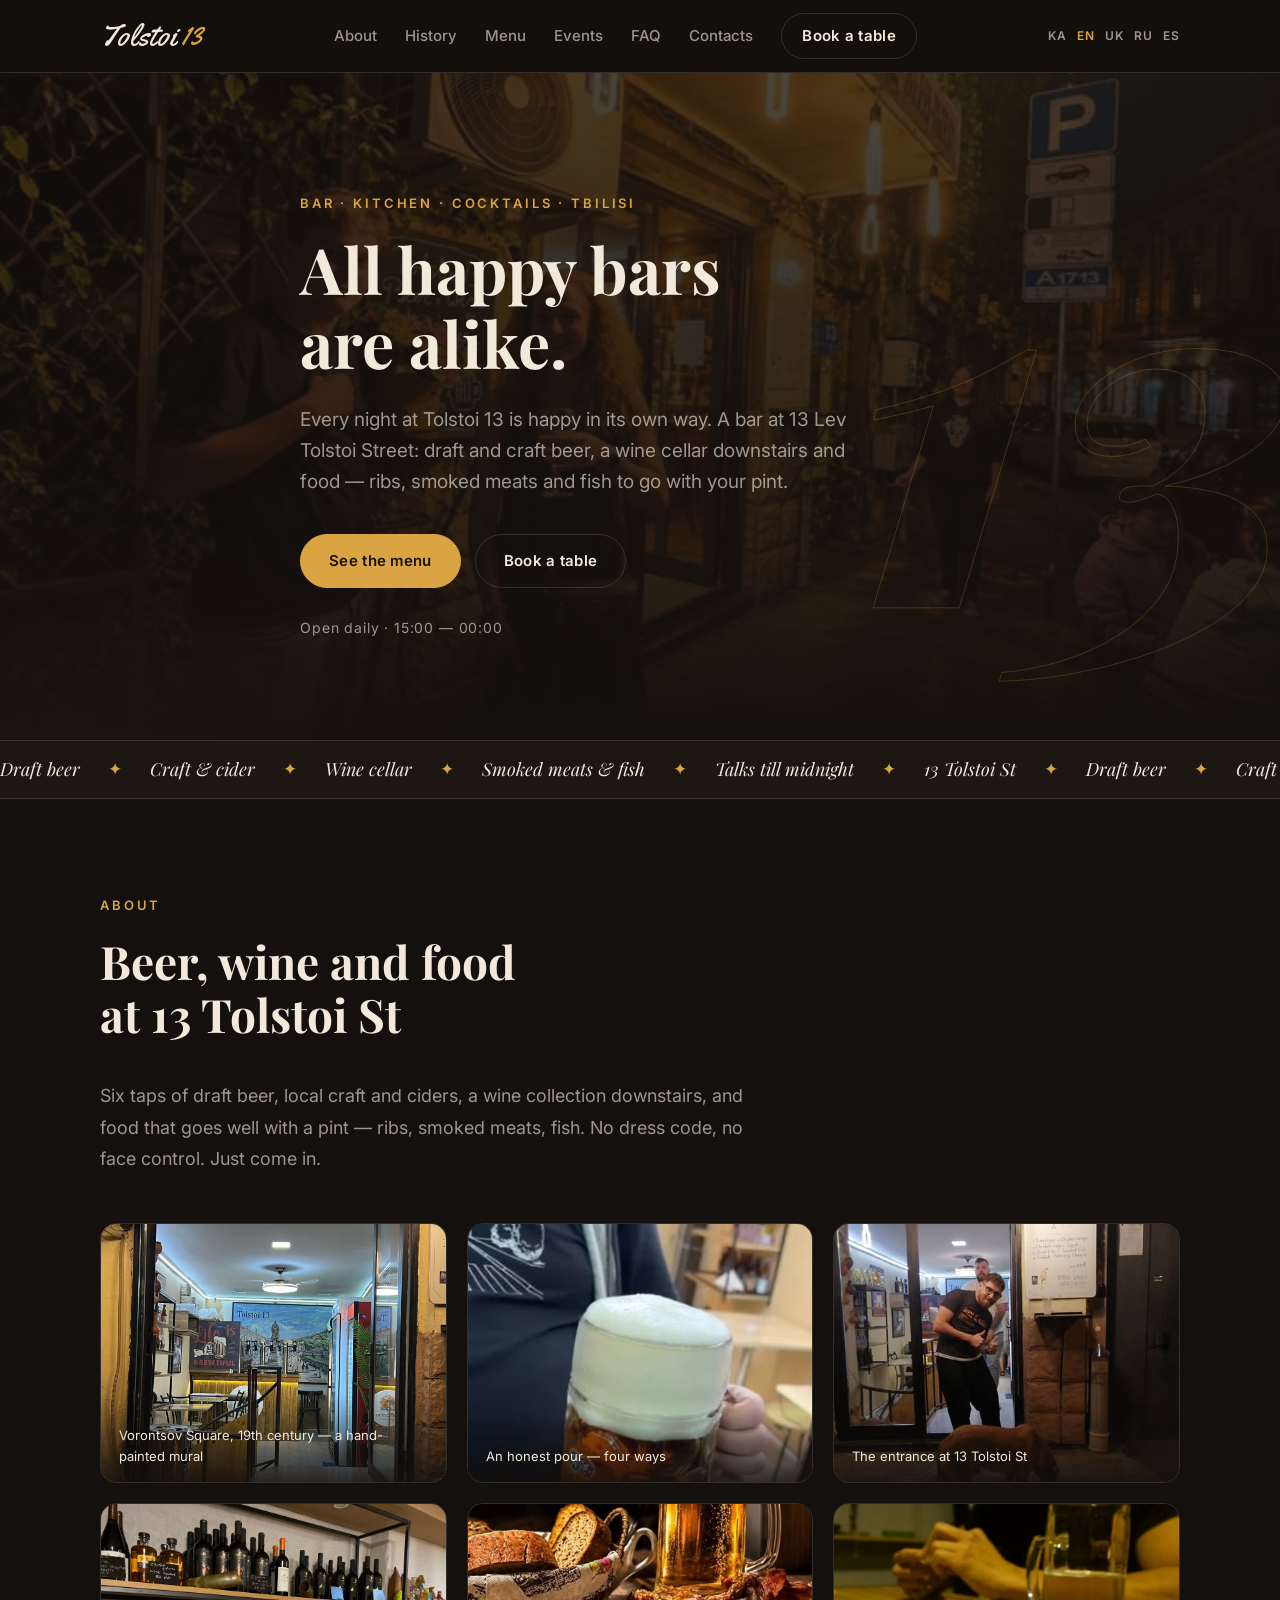
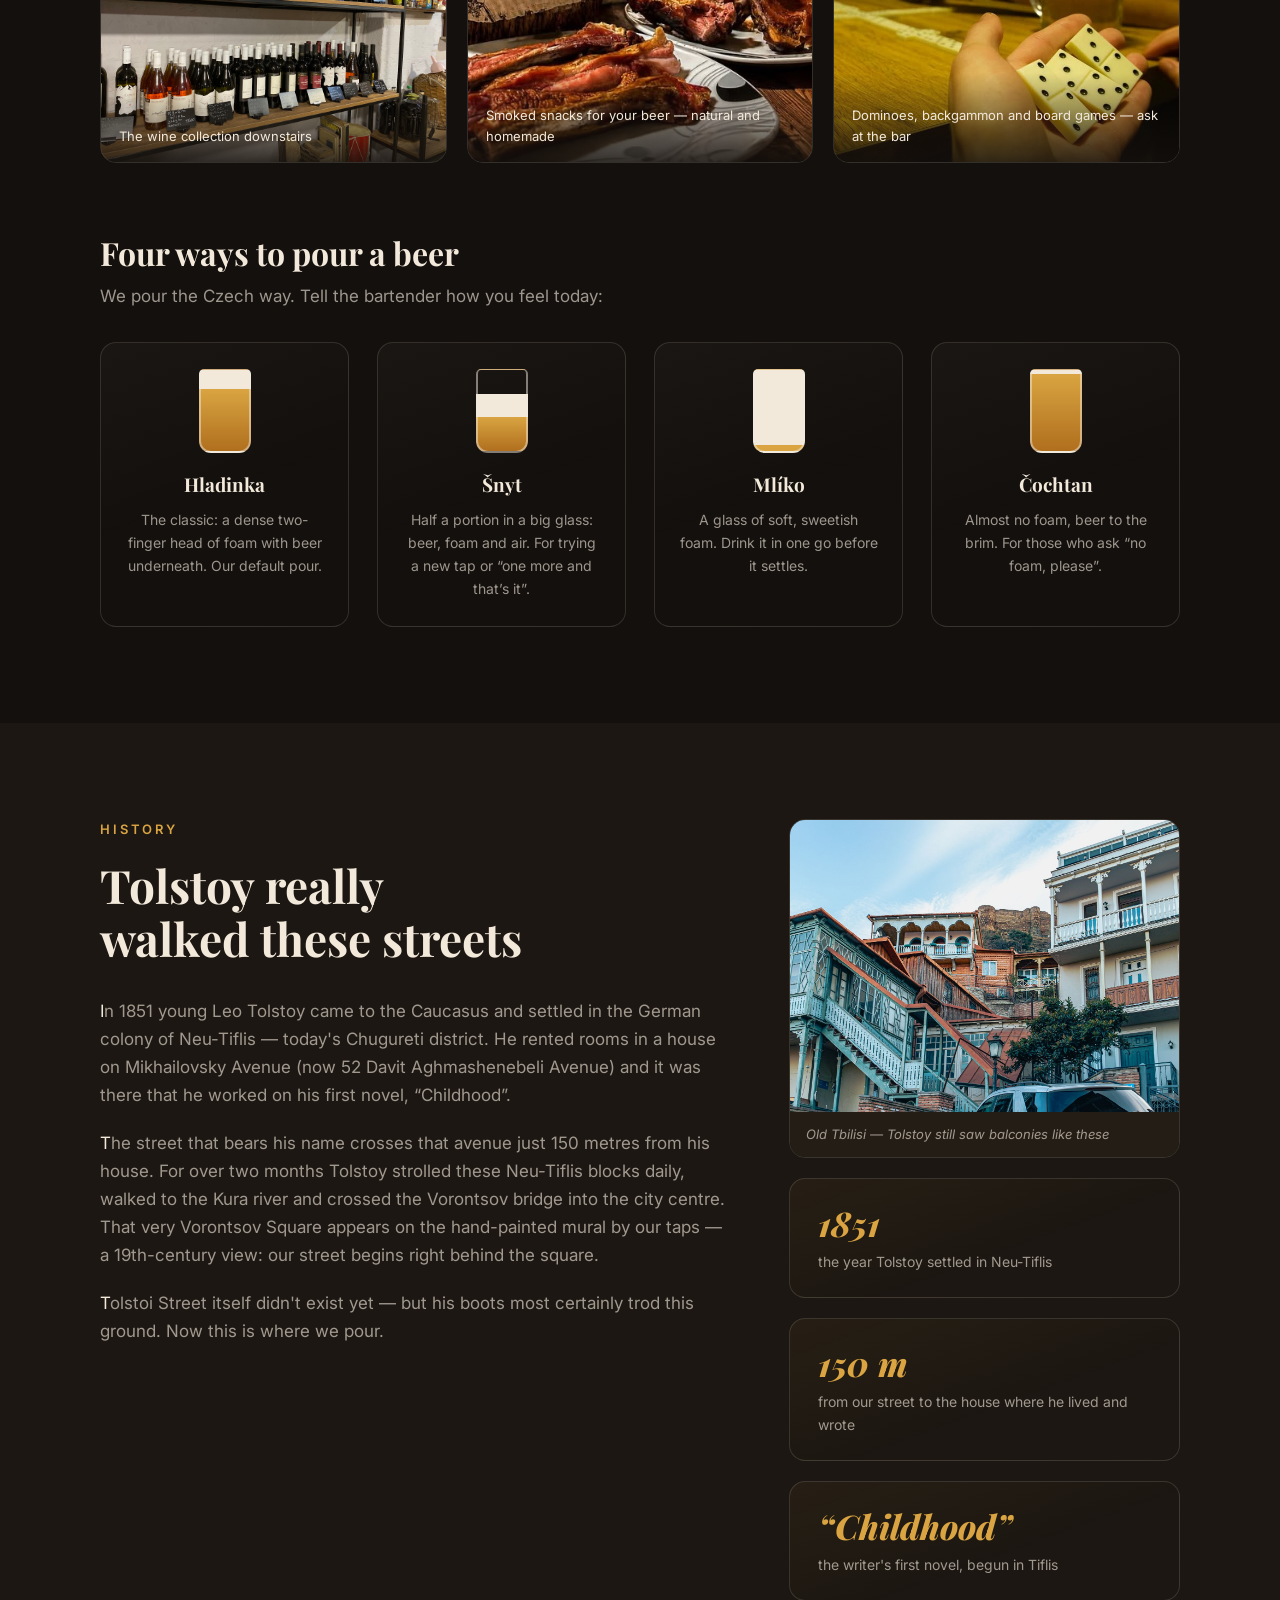
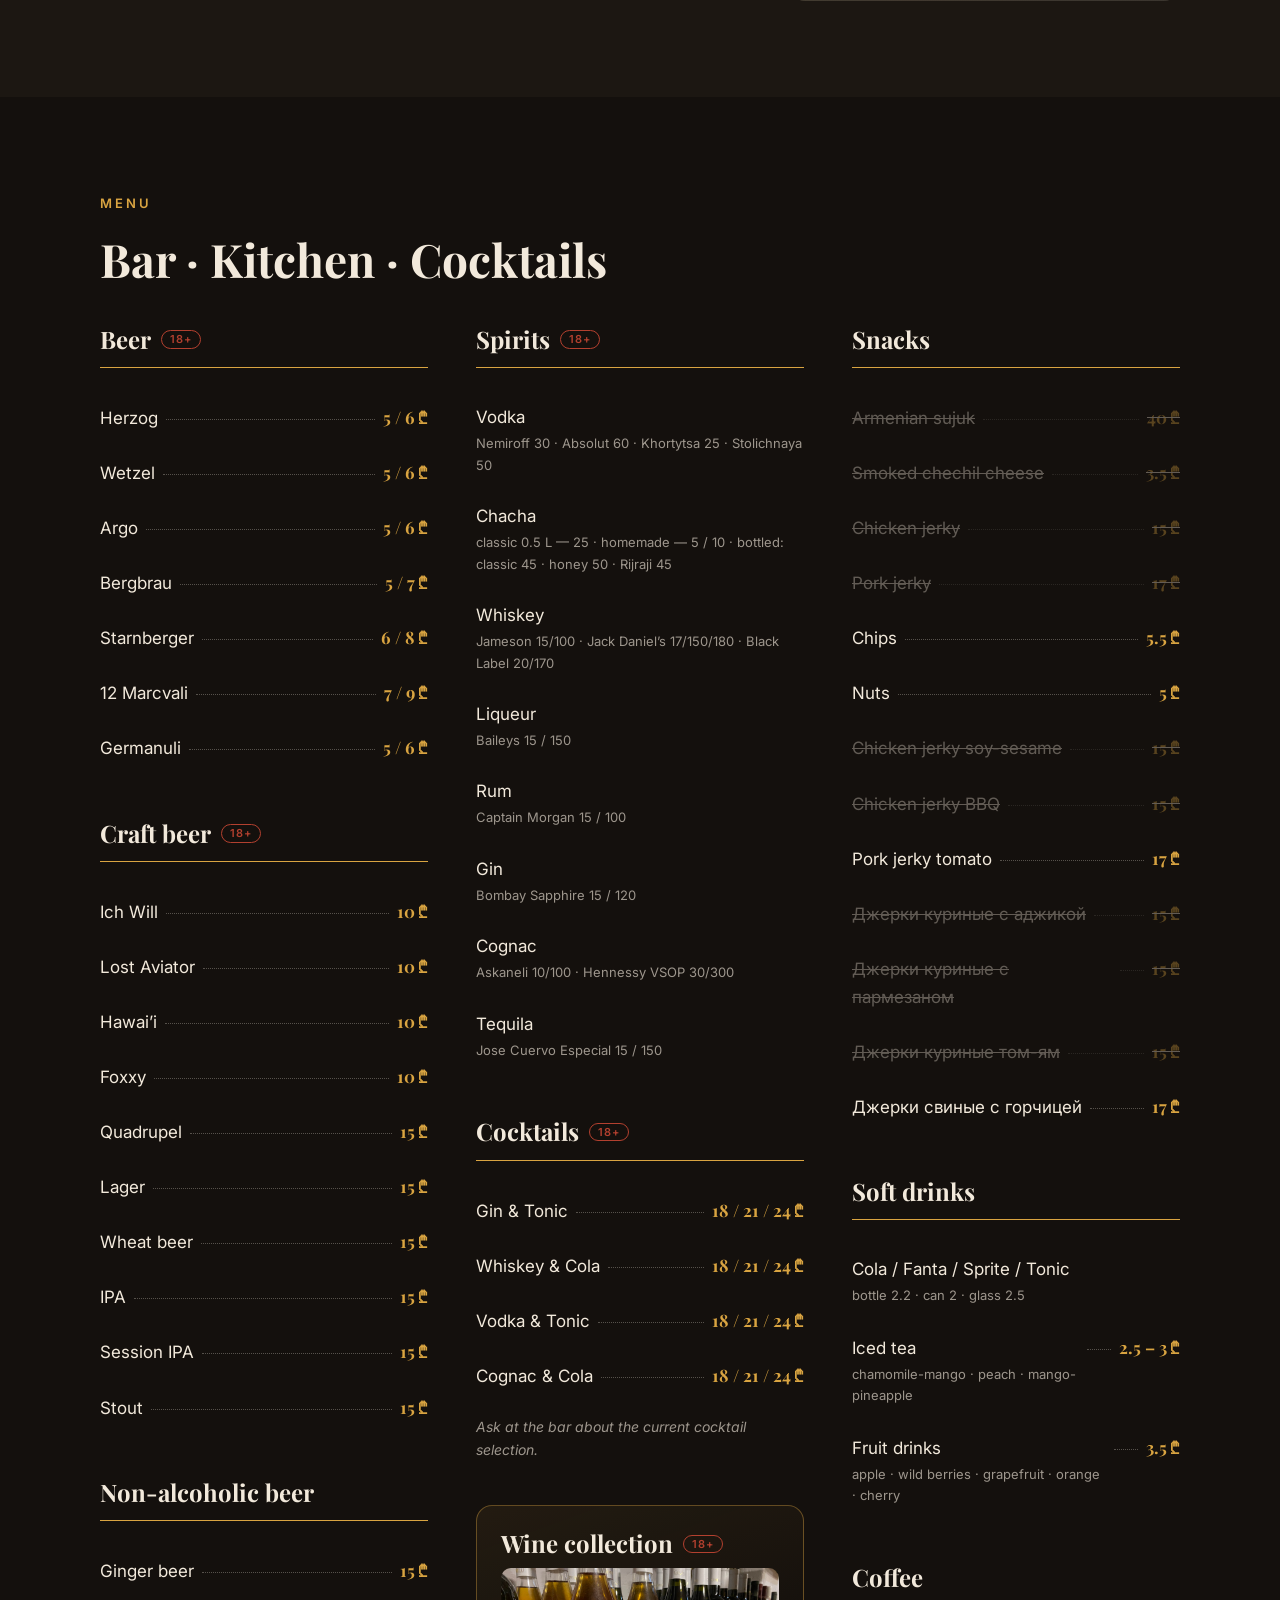
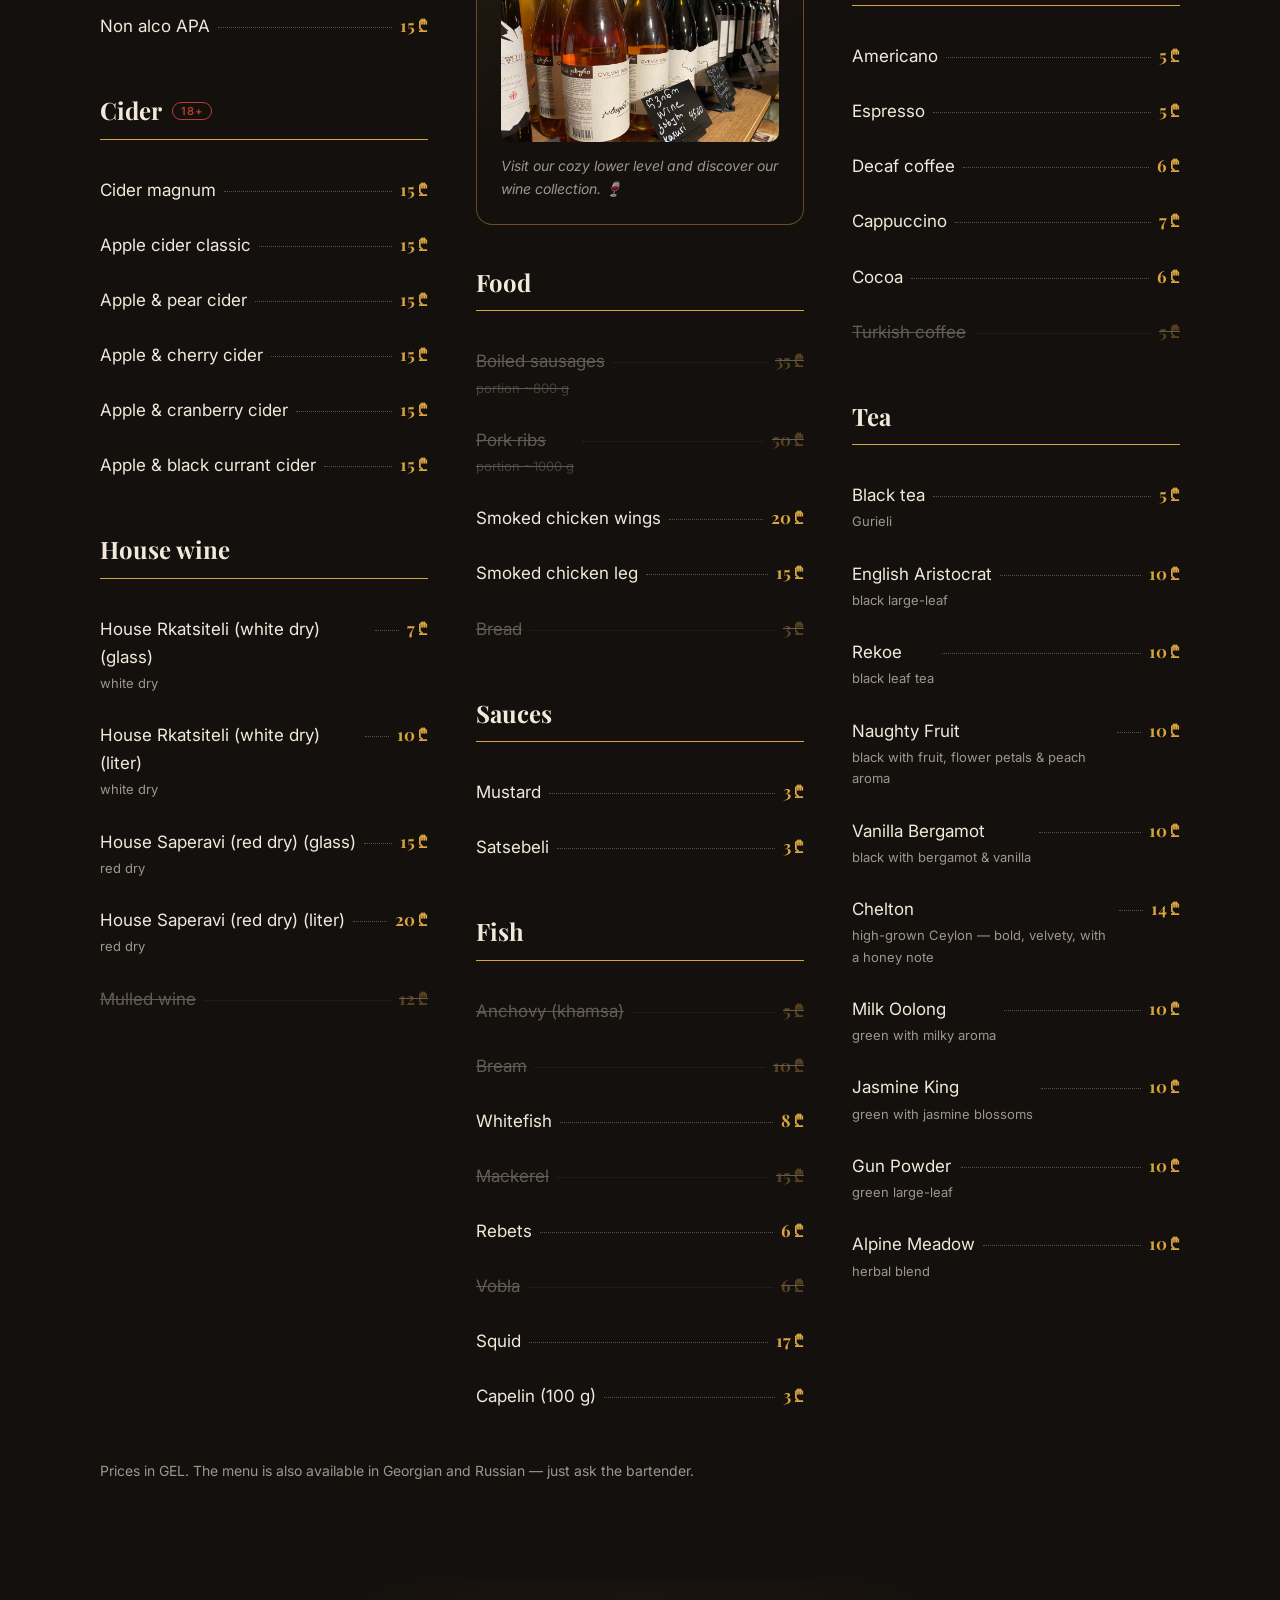
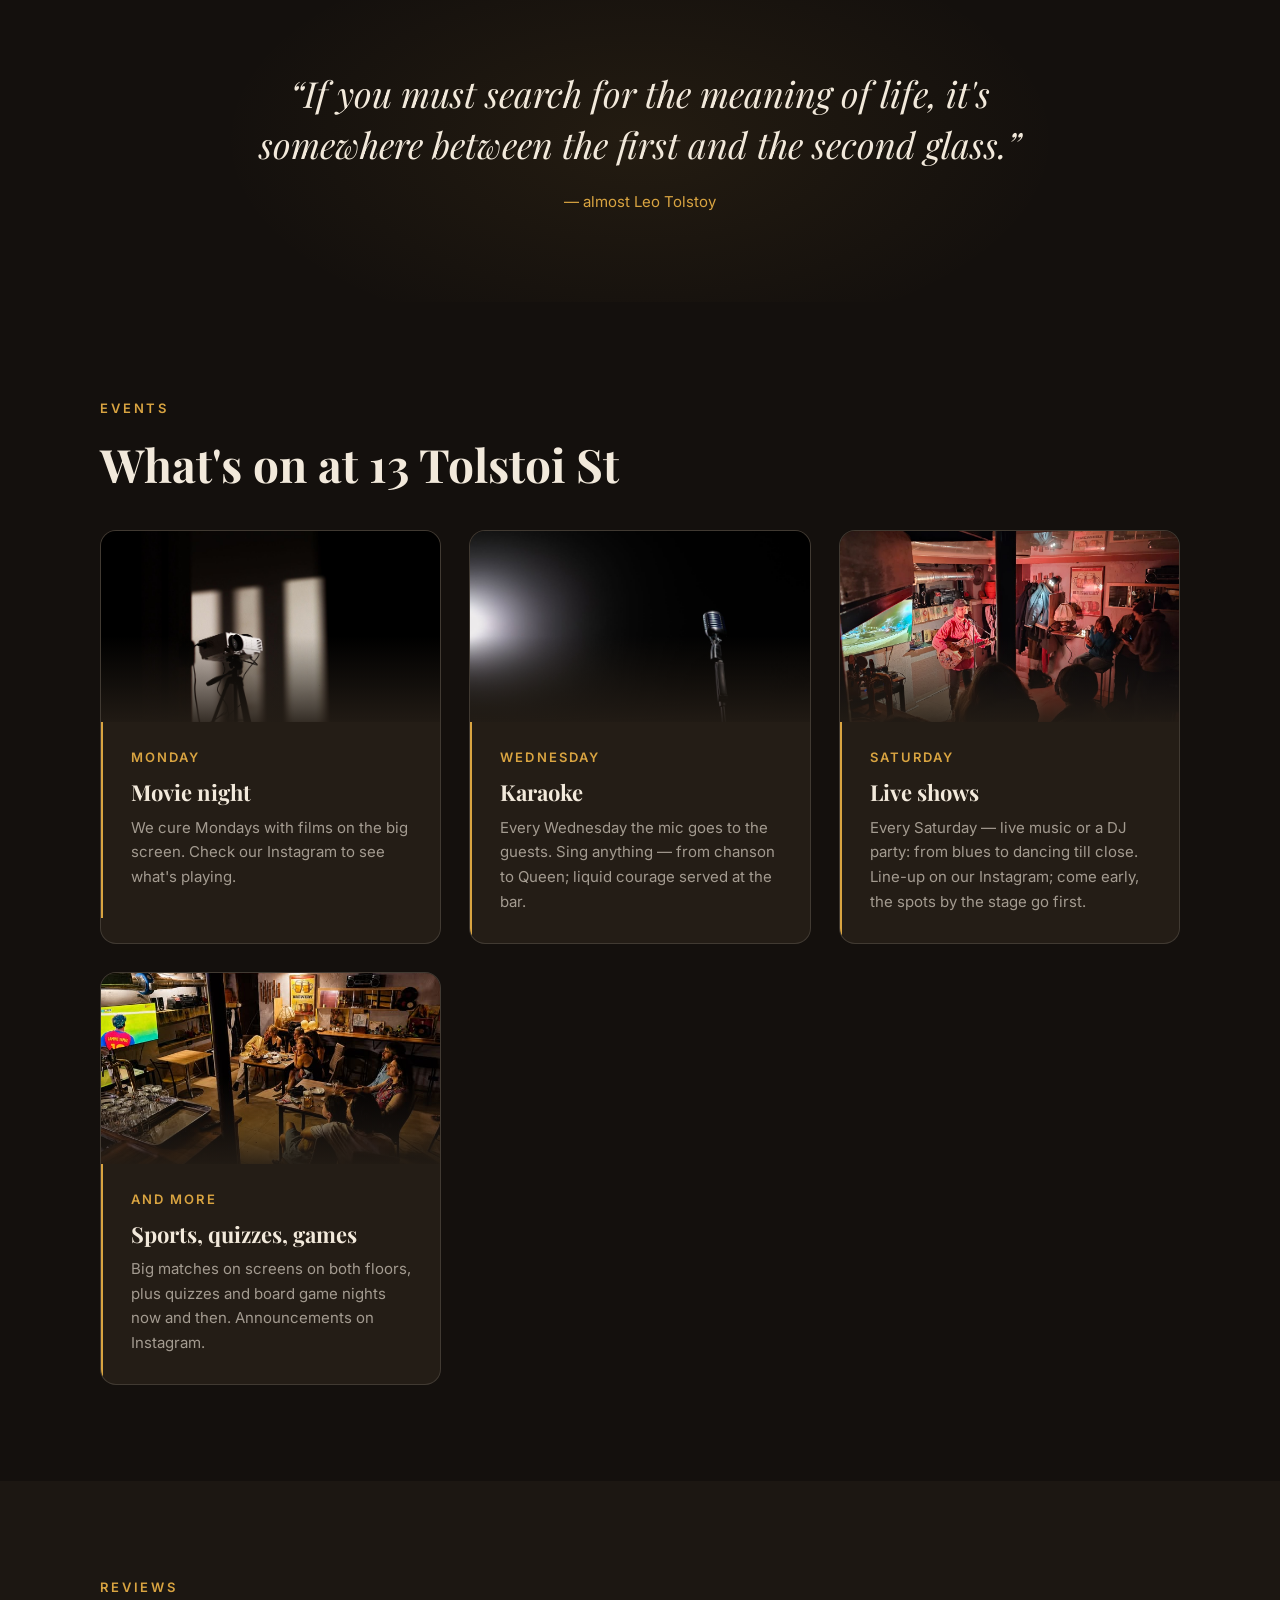
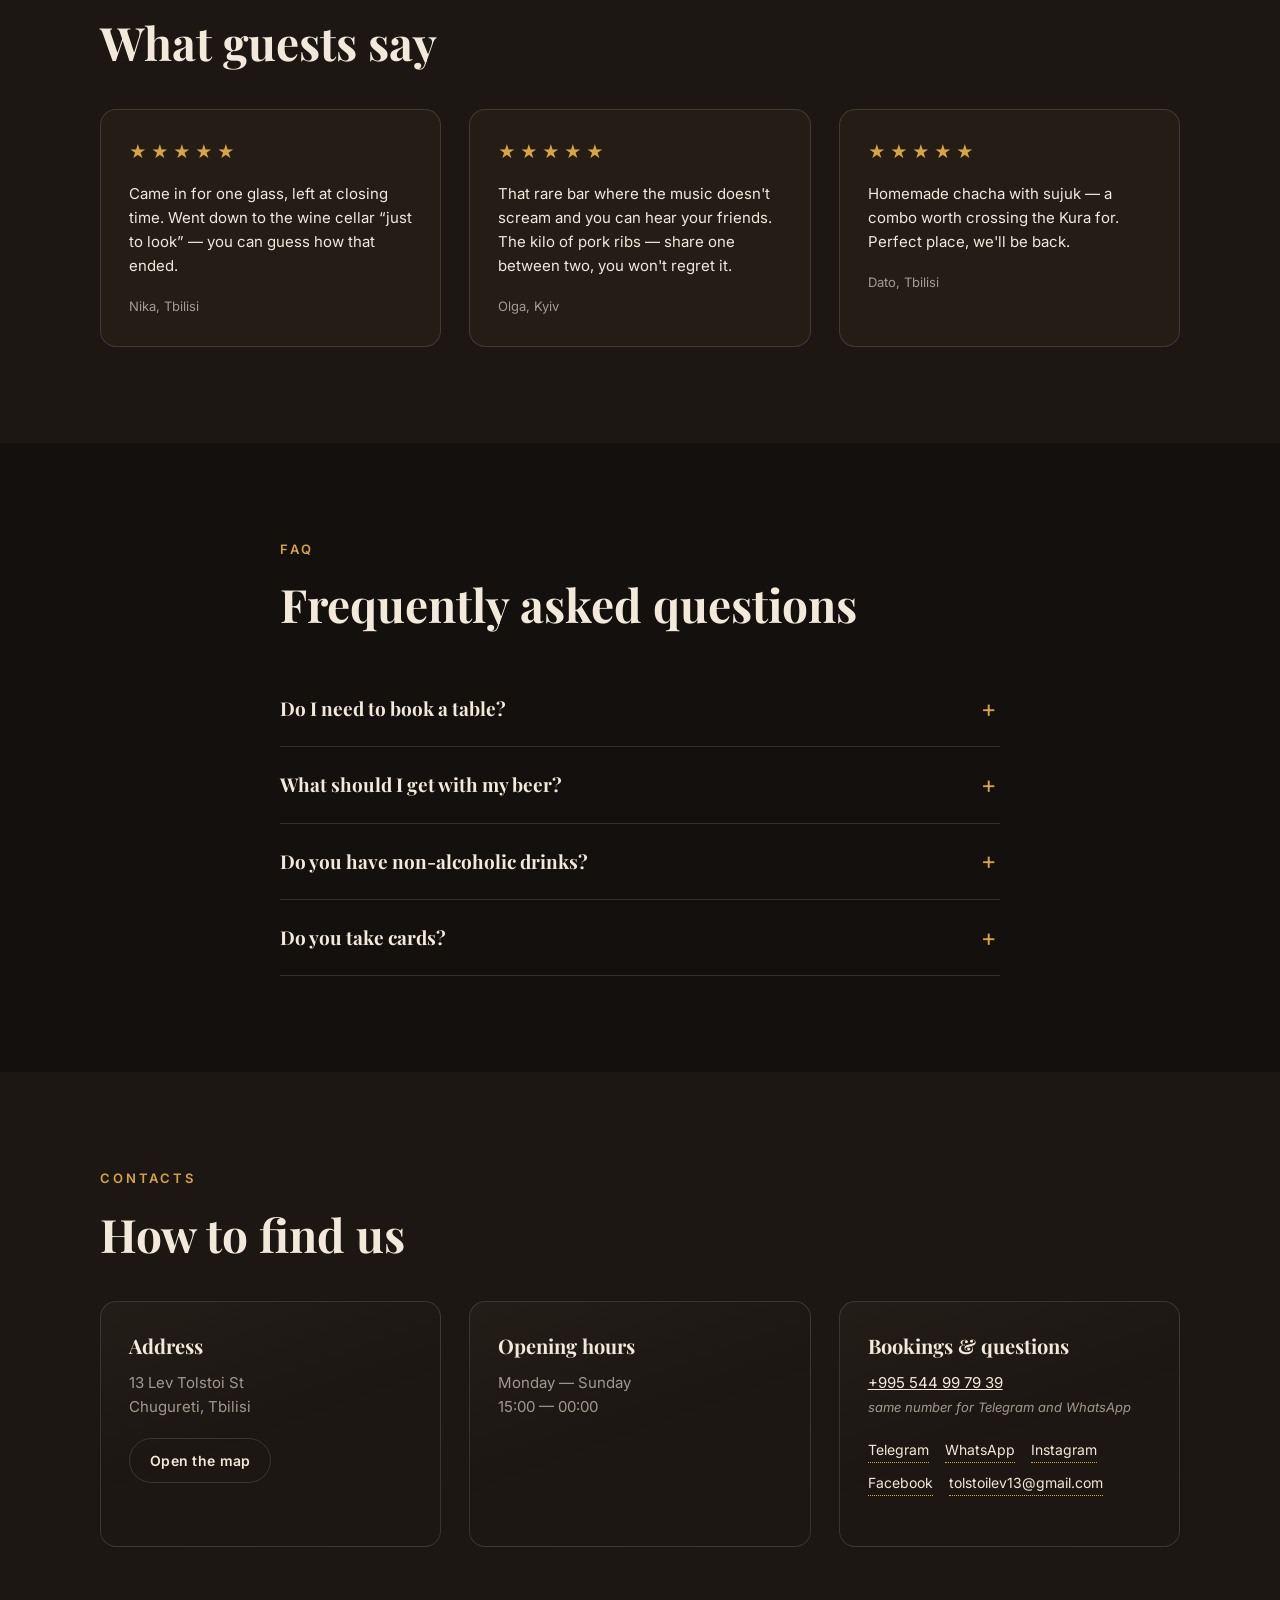
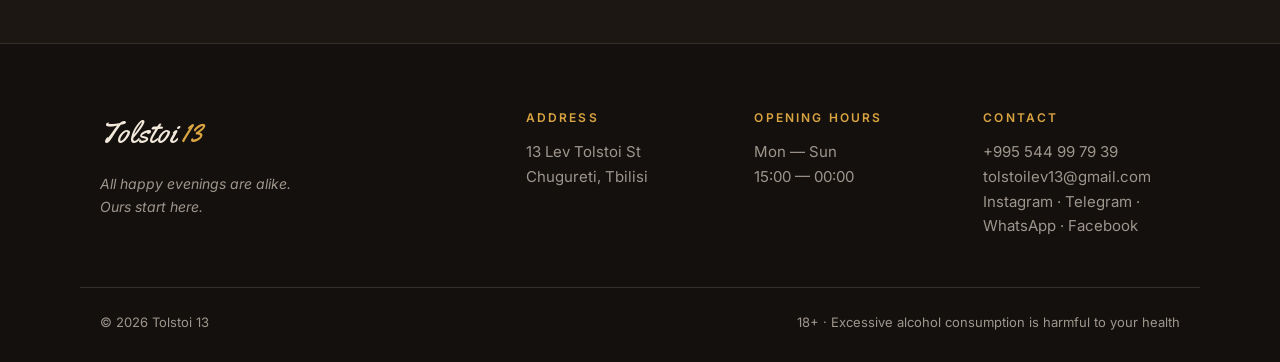
<file: en/index.html>
<!DOCTYPE html>
<!-- BEGIN app/views/layouts/application.html.erb --><html lang="en">
  <head>
<meta http-equiv="Content-Type" content="text/html; charset=UTF-8">
    <title>Tolstoi 13 — bar at 13 Lev Tolstoi St · Tbilisi</title>
    <meta name="viewport" content="width=device-width,initial-scale=1">
    <meta name="description" content="Tolstoi 13 — a bar at 13 Lev Tolstoi Street, Tbilisi. Six beer taps, craft brews, a wine collection, proper bar food, karaoke on Wednesdays and live shows on Saturdays.">
    <meta name="csrf-param" content="authenticity_token">
<meta name="csrf-token" content="AwerROJHKK2KOW-6hwuAulFy_x-RVUF75X-a07n0vQcEB_oAOqeBTHJlknd-B2gDqbmNmPPZWP2JCfukxqjlPw">
    

    <link rel="preconnect" href="https://fonts.googleapis.com">
    <link rel="preconnect" href="https://fonts.gstatic.com" crossorigin>
    <link href="https://fonts.googleapis.com/css2?family=Playfair+Display:ital,wght@0,400..900;1,400..900&amp;family=Inter:wght@400;500;600&amp;family=Yellowtail&amp;display=swap" rel="stylesheet">

    <link rel="stylesheet" href="/assets/application-6a0b8162.css" data-turbo-track="reload">
    <script type="importmap" data-turbo-track="reload">{
  "imports": {
    "application": "/assets/application-bfcdf840.js",
    "@hotwired/turbo-rails": "/assets/turbo.min-9fd88cd5.js",
    "@hotwired/stimulus": "/assets/stimulus.min-4b1e420e.js",
    "@hotwired/stimulus-loading": "/assets/stimulus-loading-1fc53fe7.js",
    "controllers/application": "/assets/controllers/application-3affb389.js",
    "controllers/hello_controller": "/assets/controllers/hello_controller-708796bd.js",
    "controllers": "/assets/controllers/index-ee64e1f1.js",
    "controllers/nav_controller": "/assets/controllers/nav_controller-94d4a9fb.js"
  }
}</script>
<link rel="modulepreload" href="/assets/application-bfcdf840.js">
<link rel="modulepreload" href="/assets/turbo.min-9fd88cd5.js">
<link rel="modulepreload" href="/assets/stimulus.min-4b1e420e.js">
<link rel="modulepreload" href="/assets/stimulus-loading-1fc53fe7.js">
<link rel="modulepreload" href="/assets/controllers/application-3affb389.js">
<link rel="modulepreload" href="/assets/controllers/hello_controller-708796bd.js">
<link rel="modulepreload" href="/assets/controllers/index-ee64e1f1.js">
<link rel="modulepreload" href="/assets/controllers/nav_controller-94d4a9fb.js">
<script type="module">import "application"</script>
  </head>

  <body data-controller="nav">
    <header class="site-header">
      <div class="container header-inner">
        <a href="#top" class="logo" data-action="nav#close">
          Tolstoi <span class="logo-num">13</span>
        </a>

        <nav class="main-nav" data-nav-target="menu">
          <a href="#about" data-action="nav#close">About</a>
          <a href="#history" data-action="nav#close">History</a>
          <a href="#menu" data-action="nav#close">Menu</a>
          <a href="#events" data-action="nav#close">Events</a>
          <a href="#faq" data-action="nav#close">FAQ</a>
          <a href="#contacts" data-action="nav#close">Contacts</a>
          <a href="tel:+995544997939" class="btn btn-outline nav-cta" data-action="nav#close">Book a table</a>
        </nav>

        <div class="lang-switch">
              <a href="/">KA</a>
              <span class="active">EN</span>
              <a href="/uk">UK</a>
              <a href="/ru">RU</a>
              <a href="/es">ES</a>
        </div>

        <button class="burger" type="button" aria-label="Menu" data-action="nav#toggle">
          <span></span><span></span><span></span>
        </button>
      </div>
    </header>

    <main id="top">
      <!-- BEGIN app/views/pages/home.html.erb -->
<section class="hero">
  <div class="hero-photo" style="background-image: url('/assets/hero-375ea9f3.jpg')" aria-hidden="true"></div>
  <div class="hero-num" aria-hidden="true">13</div>
  <div class="container hero-inner">
    <p class="hero-kicker">Bar · Kitchen · Cocktails · Tbilisi</p>
    <h1>All happy bars<br>are alike.</h1>
    <p class="hero-sub">Every night at Tolstoi 13 is happy in its own way. A bar at 13 Lev Tolstoi Street: draft and craft beer, a wine cellar downstairs and food — ribs, smoked meats and fish to go with your pint.</p>
    <div class="hero-actions">
      <a href="#menu" class="btn btn-primary">See the menu</a>
      <a href="tel:+995544997939" class="btn btn-outline">Book a table</a>
    </div>
    <p class="hero-hours">Open daily · 15:00 — 00:00</p>
  </div>
</section>

<div class="marquee" aria-hidden="true">
  <div class="marquee-track">
        <span>Draft beer</span><i>✦</i>
        <span>Craft &amp; cider</span><i>✦</i>
        <span>Wine cellar</span><i>✦</i>
        <span>Smoked meats &amp; fish</span><i>✦</i>
        <span>Talks till midnight</span><i>✦</i>
        <span>13 Tolstoi St</span><i>✦</i>
        <span>Draft beer</span><i>✦</i>
        <span>Craft &amp; cider</span><i>✦</i>
        <span>Wine cellar</span><i>✦</i>
        <span>Smoked meats &amp; fish</span><i>✦</i>
        <span>Talks till midnight</span><i>✦</i>
        <span>13 Tolstoi St</span><i>✦</i>
  </div>
</div>

<section id="about" class="section">
  <div class="container">
    <p class="section-kicker">About</p>
    <h2>Beer, wine and food<br>at 13 Tolstoi St</h2>
    <p class="about-lead">Six taps of draft beer, local craft and ciders, a wine collection downstairs, and food that goes well with a pint — ribs, smoked meats, fish. No dress code, no face control. Just come in.</p>

    <div class="gallery">
        <figure class="gallery-item">
          <img alt="Vorontsov Square, 19th century — a hand-painted mural" loading="lazy" src="/assets/mural-909747e5.jpg">
          <figcaption>Vorontsov Square, 19th century — a hand-painted mural</figcaption>
        </figure>
        <figure class="gallery-item">
          <img alt="An honest pour — four ways" loading="lazy" src="/assets/mug-86655516.jpg">
          <figcaption>An honest pour — four ways</figcaption>
        </figure>
        <figure class="gallery-item">
          <img alt="The entrance at 13 Tolstoi St" loading="lazy" src="/assets/entrance-5e5e6631.jpg">
          <figcaption>The entrance at 13 Tolstoi St</figcaption>
        </figure>
        <figure class="gallery-item">
          <img alt="The wine collection downstairs" loading="lazy" src="/assets/cellar-fd5bc211.jpg">
          <figcaption>The wine collection downstairs</figcaption>
        </figure>
        <figure class="gallery-item">
          <img alt="Smoked snacks for your beer — natural and homemade" loading="lazy" src="/assets/snacks-63cb7110.jpg">
          <figcaption>Smoked snacks for your beer — natural and homemade</figcaption>
        </figure>
        <figure class="gallery-item">
          <img alt="Dominoes, backgammon and board games — ask at the bar" loading="lazy" src="/assets/domino-af0f4e1f.jpg">
          <figcaption>Dominoes, backgammon and board games — ask at the bar</figcaption>
        </figure>
    </div>

    <div class="pours">
      <h3 class="pours-title">Four ways to pour a beer</h3>
      <p class="pours-sub">We pour the Czech way. Tell the bartender how you feel today:</p>
      <div class="pours-grid">
          <div class="pour">
            <div class="pour-glass pour-hladinka" aria-hidden="true"></div>
            <h4>Hladinka</h4>
            <p>The classic: a dense two-finger head of foam with beer underneath. Our default pour.</p>
          </div>
          <div class="pour">
            <div class="pour-glass pour-shnit" aria-hidden="true"></div>
            <h4>Šnyt</h4>
            <p>Half a portion in a big glass: beer, foam and air. For trying a new tap or “one more and that’s it”.</p>
          </div>
          <div class="pour">
            <div class="pour-glass pour-mleko" aria-hidden="true"></div>
            <h4>Mlíko</h4>
            <p>A glass of soft, sweetish foam. Drink it in one go before it settles.</p>
          </div>
          <div class="pour">
            <div class="pour-glass pour-chokhton" aria-hidden="true"></div>
            <h4>Čochtan</h4>
            <p>Almost no foam, beer to the brim. For those who ask “no foam, please”.</p>
          </div>
      </div>
    </div>
  </div>
</section>

<section id="history" class="section section-alt">
  <div class="container history-grid">
    <div class="history-text">
      <p class="section-kicker">History</p>
      <h2>Tolstoy really<br>walked these streets</h2>
      <p>In 1851 young Leo Tolstoy came to the Caucasus and settled in the German colony of Neu-Tiflis — today's Chugureti district. He rented rooms in a house on Mikhailovsky Avenue (now 52 Davit Aghmashenebeli Avenue) and it was there that he worked on his first novel, “Childhood”.</p>
      <p>The street that bears his name crosses that avenue just 150 metres from his house. For over two months Tolstoy strolled these Neu-Tiflis blocks daily, walked to the Kura river and crossed the Vorontsov bridge into the city centre. That very Vorontsov Square appears on the hand-painted mural by our taps — a 19th-century view: our street begins right behind the square.</p>
      <p>Tolstoi Street itself didn't exist yet — but his boots most certainly trod this ground. Now this is where we pour.</p>
    </div>
    <aside class="history-facts">
      <figure class="history-photo">
        <img alt="Old houses with carved balconies in Tbilisi" loading="lazy" src="/assets/tbilisi-d445eee4.jpg">
        <figcaption>Old Tbilisi — Tolstoy still saw balconies like these</figcaption>
      </figure>
        <div class="fact">
          <span class="fact-num">1851</span>
          <p>the year Tolstoy settled in Neu-Tiflis</p>
        </div>
        <div class="fact">
          <span class="fact-num">150 m</span>
          <p>from our street to the house where he lived and wrote</p>
        </div>
        <div class="fact">
          <span class="fact-num">“Childhood”</span>
          <p>the writer's first novel, begun in Tiflis</p>
        </div>
    </aside>
  </div>
</section>

<section id="menu" class="section">
  <div class="container">
    <p class="section-kicker">Menu</p>
    <h2>Bar · Kitchen · Cocktails</h2>

    <div class="menu-flow">
        <div class="menu-group">
          <h3 class="menu-title">Beer <span class="badge">18+</span>
</h3>
            <ul class="menu-list">
                
                
                
                
                
                
                
            























































<li>
                  <span class="menu-name">Herzog</span>
                    <span class="dots"></span><span class="price">5 / 6 ₾</span>
                </li>
<li>
                  <span class="menu-name">Wetzel</span>
                    <span class="dots"></span><span class="price">5 / 6 ₾</span>
                </li>
<li>
                  <span class="menu-name">Argo</span>
                    <span class="dots"></span><span class="price">5 / 6 ₾</span>
                </li>
<li>
                  <span class="menu-name">Bergbrau</span>
                    <span class="dots"></span><span class="price">5 / 7 ₾</span>
                </li>
<li>
                  <span class="menu-name">Starnberger</span>
                    <span class="dots"></span><span class="price">6 / 8 ₾</span>
                </li>
<li>
                  <span class="menu-name">12 Marcvali</span>
                    <span class="dots"></span><span class="price">7 / 9 ₾</span>
                </li>
<li>
                  <span class="menu-name">Germanuli</span>
                    <span class="dots"></span><span class="price">5 / 6 ₾</span>
                </li>
</ul>
        </div>
        <div class="menu-group">
          <h3 class="menu-title">Craft beer <span class="badge">18+</span>
</h3>
            <ul class="menu-list">
                
                
                
                
                
                
                
                
                
                
            















































































<li>
                  <span class="menu-name">Ich Will</span>
                    <span class="dots"></span><span class="price">10 ₾</span>
                </li>
<li>
                  <span class="menu-name">Lost Aviator</span>
                    <span class="dots"></span><span class="price">10 ₾</span>
                </li>
<li>
                  <span class="menu-name">Hawai’i</span>
                    <span class="dots"></span><span class="price">10 ₾</span>
                </li>
<li>
                  <span class="menu-name">Foxxy</span>
                    <span class="dots"></span><span class="price">10 ₾</span>
                </li>
<li>
                  <span class="menu-name">Quadrupel</span>
                    <span class="dots"></span><span class="price">15 ₾</span>
                </li>
<li>
                  <span class="menu-name">Lager</span>
                    <span class="dots"></span><span class="price">15 ₾</span>
                </li>
<li>
                  <span class="menu-name">Wheat beer</span>
                    <span class="dots"></span><span class="price">15 ₾</span>
                </li>
<li>
                  <span class="menu-name">IPA</span>
                    <span class="dots"></span><span class="price">15 ₾</span>
                </li>
<li>
                  <span class="menu-name">Session IPA</span>
                    <span class="dots"></span><span class="price">15 ₾</span>
                </li>
<li>
                  <span class="menu-name">Stout</span>
                    <span class="dots"></span><span class="price">15 ₾</span>
                </li>
</ul>
        </div>
        <div class="menu-group">
          <h3 class="menu-title">Non-alcoholic beer</h3>
            <ul class="menu-list">
                
                
            















<li>
                  <span class="menu-name">Ginger beer</span>
                    <span class="dots"></span><span class="price">15 ₾</span>
                </li>
<li>
                  <span class="menu-name">Non alco APA</span>
                    <span class="dots"></span><span class="price">15 ₾</span>
                </li>
</ul>
        </div>
        <div class="menu-group">
          <h3 class="menu-title">Cider <span class="badge">18+</span>
</h3>
            <ul class="menu-list">
                
                
                
                
                
                
            















































<li>
                  <span class="menu-name">Cider magnum</span>
                    <span class="dots"></span><span class="price">15 ₾</span>
                </li>
<li>
                  <span class="menu-name">Apple cider classic</span>
                    <span class="dots"></span><span class="price">15 ₾</span>
                </li>
<li>
                  <span class="menu-name">Apple &amp; pear cider</span>
                    <span class="dots"></span><span class="price">15 ₾</span>
                </li>
<li>
                  <span class="menu-name">Apple &amp; cherry cider</span>
                    <span class="dots"></span><span class="price">15 ₾</span>
                </li>
<li>
                  <span class="menu-name">Apple &amp; cranberry cider</span>
                    <span class="dots"></span><span class="price">15 ₾</span>
                </li>
<li>
                  <span class="menu-name">Apple &amp; black currant cider</span>
                    <span class="dots"></span><span class="price">15 ₾</span>
                </li>
</ul>
        </div>
<div class="menu-group">
          <h3 class="menu-title">House wine</h3>
            <ul class="menu-list">
            <li>
                  <span class="menu-name">House Rkatsiteli (white dry) (glass)<em>white dry</em></span>
                    <span class="dots"></span><span class="price">7 ₾</span>
                </li>
<li>
                  <span class="menu-name">House Rkatsiteli (white dry) (liter)<em>white dry</em></span>
                    <span class="dots"></span><span class="price">10 ₾</span>
                </li>
<li>
                  <span class="menu-name">House Saperavi (red dry) (glass)<em>red dry</em></span>
                    <span class="dots"></span><span class="price">15 ₾</span>
                </li>
<li>
                  <span class="menu-name">House Saperavi (red dry) (liter)<em>red dry</em></span>
                    <span class="dots"></span><span class="price">20 ₾</span>
                </li>
<li class="sold-out">
                  <span class="menu-name">Mulled wine</span>
                    <span class="dots"></span><span class="price">12 ₾</span>
                </li>
</ul>
        </div>
        <div class="menu-group">
          <h3 class="menu-title">Spirits <span class="badge">18+</span>
</h3>
            <ul class="menu-list">
                <li>
                  <span class="menu-name">Vodka<em>Nemiroff 30 · Absolut 60 · Khortytsa 25 · Stolichnaya 50</em></span>
                </li>
                <li>
                  <span class="menu-name">Chacha<em>classic 0.5 L — 25 · homemade — 5 / 10 · bottled: classic 45 · honey 50 · Rijraji 45</em></span>
                </li>
                <li>
                  <span class="menu-name">Whiskey<em>Jameson 15/100 · Jack Daniel’s 17/150/180 · Black Label 20/170</em></span>
                </li>
                <li>
                  <span class="menu-name">Liqueur<em>Baileys 15 / 150</em></span>
                </li>
                <li>
                  <span class="menu-name">Rum<em>Captain Morgan 15 / 100</em></span>
                </li>
                <li>
                  <span class="menu-name">Gin<em>Bombay Sapphire 15 / 120</em></span>
                </li>
                <li>
                  <span class="menu-name">Cognac<em>Askaneli 10/100 · Hennessy VSOP 30/300</em></span>
                </li>
                <li>
                  <span class="menu-name">Tequila<em>Jose Cuervo Especial 15 / 150</em></span>
                </li>
            </ul>
        </div>
        <div class="menu-group">
          <h3 class="menu-title">Cocktails <span class="badge">18+</span>
</h3>
            <ul class="menu-list">
                <li>
                  <span class="menu-name">Gin &amp; Tonic</span>
                    <span class="dots"></span><span class="price">18 / 21 / 24 ₾</span>
                </li>
                <li>
                  <span class="menu-name">Whiskey &amp; Cola</span>
                    <span class="dots"></span><span class="price">18 / 21 / 24 ₾</span>
                </li>
                <li>
                  <span class="menu-name">Vodka &amp; Tonic</span>
                    <span class="dots"></span><span class="price">18 / 21 / 24 ₾</span>
                </li>
                <li>
                  <span class="menu-name">Cognac &amp; Cola</span>
                    <span class="dots"></span><span class="price">18 / 21 / 24 ₾</span>
                </li>
            </ul>
            <p class="menu-group-note">Ask at the bar about the current cocktail selection.</p>
        </div>
        <div class="menu-group menu-wine">
          <h3 class="menu-title">Wine collection <span class="badge">18+</span>
</h3>
            <img alt="Bottles of qvevri wine on a shelf" loading="lazy" src="/assets/winebottles-caa6f89c.jpg">
            
            <p class="menu-group-note">Visit our cozy lower level and discover our wine collection. 🍷</p>
        </div>
        <div class="menu-group">
          <h3 class="menu-title">Food</h3>
            <ul class="menu-list">
                
                
                
                
                
            







































<li class="sold-out">
                  <span class="menu-name">Boiled sausages<em>portion ~800 g</em></span>
                    <span class="dots"></span><span class="price">35 ₾</span>
                </li>
<li class="sold-out">
                  <span class="menu-name">Pork ribs<em>portion ~1000 g</em></span>
                    <span class="dots"></span><span class="price">50 ₾</span>
                </li>
<li>
                  <span class="menu-name">Smoked chicken wings</span>
                    <span class="dots"></span><span class="price">20 ₾</span>
                </li>
<li>
                  <span class="menu-name">Smoked chicken leg</span>
                    <span class="dots"></span><span class="price">15 ₾</span>
                </li>
<li class="sold-out">
                  <span class="menu-name">Bread</span>
                    <span class="dots"></span><span class="price">3 ₾</span>
                </li>
</ul>
        </div>
        <div class="menu-group">
          <h3 class="menu-title">Sauces</h3>
            <ul class="menu-list">
                
                
            















<li>
                  <span class="menu-name">Mustard</span>
                    <span class="dots"></span><span class="price">3 ₾</span>
                </li>
<li>
                  <span class="menu-name">Satsebeli</span>
                    <span class="dots"></span><span class="price">3 ₾</span>
                </li>
</ul>
        </div>
        <div class="menu-group">
          <h3 class="menu-title">Fish</h3>
            <ul class="menu-list">
                
                
                
                
                
                
                
            































































<li class="sold-out">
                  <span class="menu-name">Anchovy (khamsa)</span>
                    <span class="dots"></span><span class="price">5 ₾</span>
                </li>
<li class="sold-out">
                  <span class="menu-name">Bream</span>
                    <span class="dots"></span><span class="price">10 ₾</span>
                </li>
<li>
                  <span class="menu-name">Whitefish</span>
                    <span class="dots"></span><span class="price">8 ₾</span>
                </li>
<li class="sold-out">
                  <span class="menu-name">Mackerel</span>
                    <span class="dots"></span><span class="price">15 ₾</span>
                </li>
<li>
                  <span class="menu-name">Rebets</span>
                    <span class="dots"></span><span class="price">6 ₾</span>
                </li>
<li class="sold-out">
                  <span class="menu-name">Vobla</span>
                    <span class="dots"></span><span class="price">6 ₾</span>
                </li>
<li>
                  <span class="menu-name">Squid</span>
                    <span class="dots"></span><span class="price">17 ₾</span>
                </li>
<li>
                  <span class="menu-name">Capelin (100 g)</span>
                    <span class="dots"></span><span class="price">3 ₾</span>
                </li>
</ul>
        </div>
        <div class="menu-group">
          <h3 class="menu-title">Snacks</h3>
            <ul class="menu-list">
                
                
                
                
            


























































































<li class="sold-out">
                  <span class="menu-name">Armenian sujuk</span>
                    <span class="dots"></span><span class="price">40 ₾</span>
                </li>
<li class="sold-out">
                  <span class="menu-name">Smoked chechil cheese</span>
                    <span class="dots"></span><span class="price">3.5 ₾</span>
                </li>
<li class="sold-out">
                  <span class="menu-name">Chicken jerky</span>
                    <span class="dots"></span><span class="price">15 ₾</span>
                </li>
<li class="sold-out">
                  <span class="menu-name">Pork jerky</span>
                    <span class="dots"></span><span class="price">17 ₾</span>
                </li>
<li>
<span class="menu-name">Chips</span><span class="dots"></span><span class="price">5.5 ₾</span>
</li>
<li>
<span class="menu-name">Nuts</span><span class="dots"></span><span class="price">5 ₾</span>
</li>
<li class="sold-out">
                  <span class="menu-name">Chicken jerky soy-sesame</span>
                    <span class="dots"></span><span class="price">15 ₾</span>
                </li>
<li class="sold-out">
                  <span class="menu-name">Chicken jerky BBQ</span>
                    <span class="dots"></span><span class="price">15 ₾</span>
                </li>
<li>
                  <span class="menu-name">Pork jerky tomato</span>
                    <span class="dots"></span><span class="price">17 ₾</span>
                </li>
<li class="sold-out">
                  <span class="menu-name">Джерки куриные с аджикой</span>
                    <span class="dots"></span><span class="price">15 ₾</span>
                </li>
<li class="sold-out">
                  <span class="menu-name">Джерки куриные с пармезаном</span>
                    <span class="dots"></span><span class="price">15 ₾</span>
                </li>
<li class="sold-out">
                  <span class="menu-name">Джерки куриные том-ям</span>
                    <span class="dots"></span><span class="price">15 ₾</span>
                </li>
<li>
                  <span class="menu-name">Джерки свиные с горчицей</span>
                    <span class="dots"></span><span class="price">17 ₾</span>
                </li>
</ul>
        </div>
        <div class="menu-group">
          <h3 class="menu-title">Soft drinks</h3>
            <ul class="menu-list">
                <li>
                  <span class="menu-name">Cola / Fanta / Sprite / Tonic<em>bottle 2.2 · can 2 · glass 2.5</em></span>
                </li>
                
                
                <li>
                  <span class="menu-name">Iced tea<em>chamomile-mango · peach · mango-pineapple</em></span>
                    <span class="dots"></span><span class="price">2.5 – 3 ₾</span>
                </li>
                <li>
                  <span class="menu-name">Fruit drinks<em>apple · wild berries · grapefruit · orange · cherry</em></span>
                    <span class="dots"></span><span class="price">3.5 ₾</span>
                </li>
            </ul>
        </div>
<div class="menu-group">
          <h3 class="menu-title">Coffee</h3>
            <ul class="menu-list">
            





<li>
                  <span class="menu-name">Americano</span>
                    <span class="dots"></span><span class="price">5 ₾</span>
                </li>
<li>
                  <span class="menu-name">Espresso</span>
                    <span class="dots"></span><span class="price">5 ₾</span>
                </li>
<li>
                  <span class="menu-name">Decaf coffee</span>
                    <span class="dots"></span><span class="price">6 ₾</span>
                </li>
<li>
                  <span class="menu-name">Cappuccino</span>
                    <span class="dots"></span><span class="price">7 ₾</span>
                </li>
<li>
                  <span class="menu-name">Cocoa</span>
                    <span class="dots"></span><span class="price">6 ₾</span>
                </li>
<li class="sold-out">
                  <span class="menu-name">Turkish coffee</span>
                    <span class="dots"></span><span class="price">5 ₾</span>
                </li>
</ul>
        </div>
<div class="menu-group">
          <h3 class="menu-title">Tea</h3>
            <ul class="menu-list">
            









<li>
                  <span class="menu-name">Black tea<em>Gurieli</em></span>
                    <span class="dots"></span><span class="price">5 ₾</span>
                </li>
<li>
                  <span class="menu-name">English Aristocrat<em>black large-leaf</em></span>
                    <span class="dots"></span><span class="price">10 ₾</span>
                </li>
<li>
                  <span class="menu-name">Rekoe<em>black leaf tea</em></span>
                    <span class="dots"></span><span class="price">10 ₾</span>
                </li>
<li>
                  <span class="menu-name">Naughty Fruit<em>black with fruit, flower petals &amp; peach aroma</em></span>
                    <span class="dots"></span><span class="price">10 ₾</span>
                </li>
<li>
                  <span class="menu-name">Vanilla Bergamot<em>black with bergamot &amp; vanilla</em></span>
                    <span class="dots"></span><span class="price">10 ₾</span>
                </li>
<li>
                  <span class="menu-name">Chelton<em>high-grown Ceylon — bold, velvety, with a honey note</em></span>
                    <span class="dots"></span><span class="price">14 ₾</span>
                </li>
<li>
                  <span class="menu-name">Milk Oolong<em>green with milky aroma</em></span>
                    <span class="dots"></span><span class="price">10 ₾</span>
                </li>
<li>
                  <span class="menu-name">Jasmine King<em>green with jasmine blossoms</em></span>
                    <span class="dots"></span><span class="price">10 ₾</span>
                </li>
<li>
                  <span class="menu-name">Gun Powder<em>green large-leaf</em></span>
                    <span class="dots"></span><span class="price">10 ₾</span>
                </li>
<li>
                  <span class="menu-name">Alpine Meadow<em>herbal blend</em></span>
                    <span class="dots"></span><span class="price">10 ₾</span>
                </li>
</ul>
        </div>
    </div>

    <p class="menu-note">Prices in GEL. The menu is also available in Georgian and Russian — just ask the bartender.</p>
  </div>
</section>

<section class="quote">
  <div class="container">
    <blockquote>
      “If you must search for the meaning of life, it's somewhere between the first and the second glass.”
      <cite>— almost Leo Tolstoy</cite>
    </blockquote>
  </div>
</section>

<section id="events" class="section">
  <div class="container">
    <p class="section-kicker">Events</p>
    <h2>What's on at 13 Tolstoi St</h2>
    <div class="events">
<article class="event"><div class="event-photo"><img alt="A projector in a dark room" loading="lazy" src="/assets/cinema-22df5e44.jpg"></div>
<div class="event-body">
<span class="event-day">Monday</span><h3>Movie night</h3>
<p>We cure Mondays with films on the big screen. Check our Instagram to see what's playing.</p>
</div></article><article class="event"><div class="event-photo"><img alt="A microphone in the spotlight" loading="lazy" src="/assets/karaoke-bf841109.jpg"></div>
<div class="event-body">
<span class="event-day">Wednesday</span><h3>Karaoke</h3>
<p>Every Wednesday the mic goes to the guests. Sing anything — from chanson to Queen; liquid courage served at the bar.</p>
</div></article><article class="event"><div class="event-photo"><img alt="Live concert at the bar: a guitarist at the mic" loading="lazy" src="/assets/blues-ddbc2cdb.jpg"></div>
<div class="event-body">
<span class="event-day">Saturday</span><h3>Live shows</h3>
<p>Every Saturday — live music or a DJ party: from blues to dancing till close. Line-up on our Instagram; come early, the spots by the stage go first.</p>
</div></article><article class="event"><div class="event-photo"><img alt="Guests watching a football broadcast on the big screen" loading="lazy" src="/assets/sport-870e4937.jpg"></div>
<div class="event-body">
<span class="event-day">And more</span><h3>Sports, quizzes, games</h3>
<p>Big matches on screens on both floors, plus quizzes and board game nights now and then. Announcements on Instagram.</p>
</div></article>
</div>
  </div>
</section>

<section class="section section-alt">
  <div class="container">
    <p class="section-kicker">Reviews</p>
    <h2>What guests say</h2>
    <div class="reviews">
        <figure class="review">
          <div class="stars" aria-label="5/5">★★★★★</div>
          <blockquote>Came in for one glass, left at closing time. Went down to the wine cellar “just to look” — you can guess how that ended.</blockquote>
          <figcaption>Nika, Tbilisi</figcaption>
        </figure>
        <figure class="review">
          <div class="stars" aria-label="5/5">★★★★★</div>
          <blockquote>That rare bar where the music doesn't scream and you can hear your friends. The kilo of pork ribs — share one between two, you won't regret it.</blockquote>
          <figcaption>Olga, Kyiv</figcaption>
        </figure>
        <figure class="review">
          <div class="stars" aria-label="5/5">★★★★★</div>
          <blockquote>Homemade chacha with sujuk — a combo worth crossing the Kura for. Perfect place, we'll be back.</blockquote>
          <figcaption>Dato, Tbilisi</figcaption>
        </figure>
    </div>
  </div>
</section>

<section id="faq" class="section">
  <div class="container container-narrow">
    <p class="section-kicker">FAQ</p>
    <h2>Frequently asked questions</h2>
    <div class="faq">
        <details>
          <summary>Do I need to book a table?</summary>
          <p>On weekdays there's usually room; on Fridays, Saturdays and karaoke Wednesdays better call <a href="tel:+995544997939">+995 544 99 79 39</a> or message us on Instagram <a href="https://www.instagram.com/bartolstoi13" target="_blank" rel="noopener">@bartolstoi13</a>.</p>
        </details>
        <details>
          <summary>What should I get with my beer?</summary>
          <p>The classics — smoked wings or fish, from anchovies to squid. With a big group, go for the pork ribs: the portion is about a kilo.</p>
        </details>
        <details>
          <summary>Do you have non-alcoholic drinks?</summary>
          <p>Yes: non-alcoholic beer (ginger and APA), iced teas — chamomile-mango, peach, mango-pineapple — fruit drinks, tea and Turkish coffee.</p>
        </details>
        <details>
          <summary>Do you take cards?</summary>
          <p>We take cards, Apple Pay and Google Pay. Cash lari is welcome too.</p>
        </details>
    </div>
  </div>
</section>

<section id="contacts" class="section section-alt">
  <div class="container">
    <p class="section-kicker">Contacts</p>
    <h2>How to find us</h2>
    <div class="contacts">
      <div class="contact-card">
        <h3>Address</h3>
        <p>13 Lev Tolstoi St<br>Chugureti, Tbilisi</p>
        <a class="btn btn-outline" href="https://maps.app.goo.gl/d6UiW9b7LP6tiaUaA" target="_blank" rel="noopener">Open the map</a>
      </div>
      <div class="contact-card">
        <h3>Opening hours</h3>
        <p>Monday — Sunday<br>15:00 — 00:00</p>
      </div>
      <div class="contact-card">
        <h3>Bookings &amp; questions</h3>
        <p>
          <a href="tel:+995544997939">+995 544 99 79 39</a><br>
          <span class="contact-note">same number for Telegram and WhatsApp</span>
        </p>
        <p class="contact-links">
          <a href="https://t.me/+995544997939" target="_blank" rel="noopener">Telegram</a>
          <a href="https://wa.me/995544997939" target="_blank" rel="noopener">WhatsApp</a>
          <a href="https://www.instagram.com/bartolstoi13" target="_blank" rel="noopener">Instagram</a>
          <a href="https://www.facebook.com/profile.php?id=61577458991324" target="_blank" rel="noopener">Facebook</a>
          <a href="mailto:tolstoilev13@gmail.com">tolstoilev13@gmail.com</a>
        </p>
      </div>
    </div>
  </div>
</section>
<!-- END app/views/pages/home.html.erb -->
    </main>

    <footer class="site-footer">
      <div class="container footer-inner">
        <div class="footer-brand">
          <span class="logo">Tolstoi <span class="logo-num">13</span></span>
          <p>All happy evenings are alike.<br>Ours start here.</p>
        </div>
        <div class="footer-col">
          <h4>Address</h4>
          <p>13 Lev Tolstoi St<br>Chugureti, Tbilisi</p>
        </div>
        <div class="footer-col">
          <h4>Opening hours</h4>
          <p>Mon — Sun<br>15:00 — 00:00</p>
        </div>
        <div class="footer-col">
          <h4>Contact</h4>
          <p>
            <a href="tel:+995544997939">+995 544 99 79 39</a><br>
            <a href="mailto:tolstoilev13@gmail.com">tolstoilev13@gmail.com</a><br>
            <a href="https://www.instagram.com/bartolstoi13" target="_blank" rel="noopener">Instagram</a> ·
            <a href="https://t.me/+995544997939" target="_blank" rel="noopener">Telegram</a> ·
            <a href="https://wa.me/995544997939" target="_blank" rel="noopener">WhatsApp</a> ·
            <a href="https://www.facebook.com/profile.php?id=61577458991324" target="_blank" rel="noopener">Facebook</a>
          </p>
        </div>
      </div>
      <div class="container footer-bottom">
        <span>© 2026 Tolstoi 13</span>
        <span class="footer-18">18+ · Excessive alcohol consumption is harmful to your health</span>
      </div>
    </footer>
  </body>
</html><!-- END app/views/layouts/application.html.erb -->
</file>
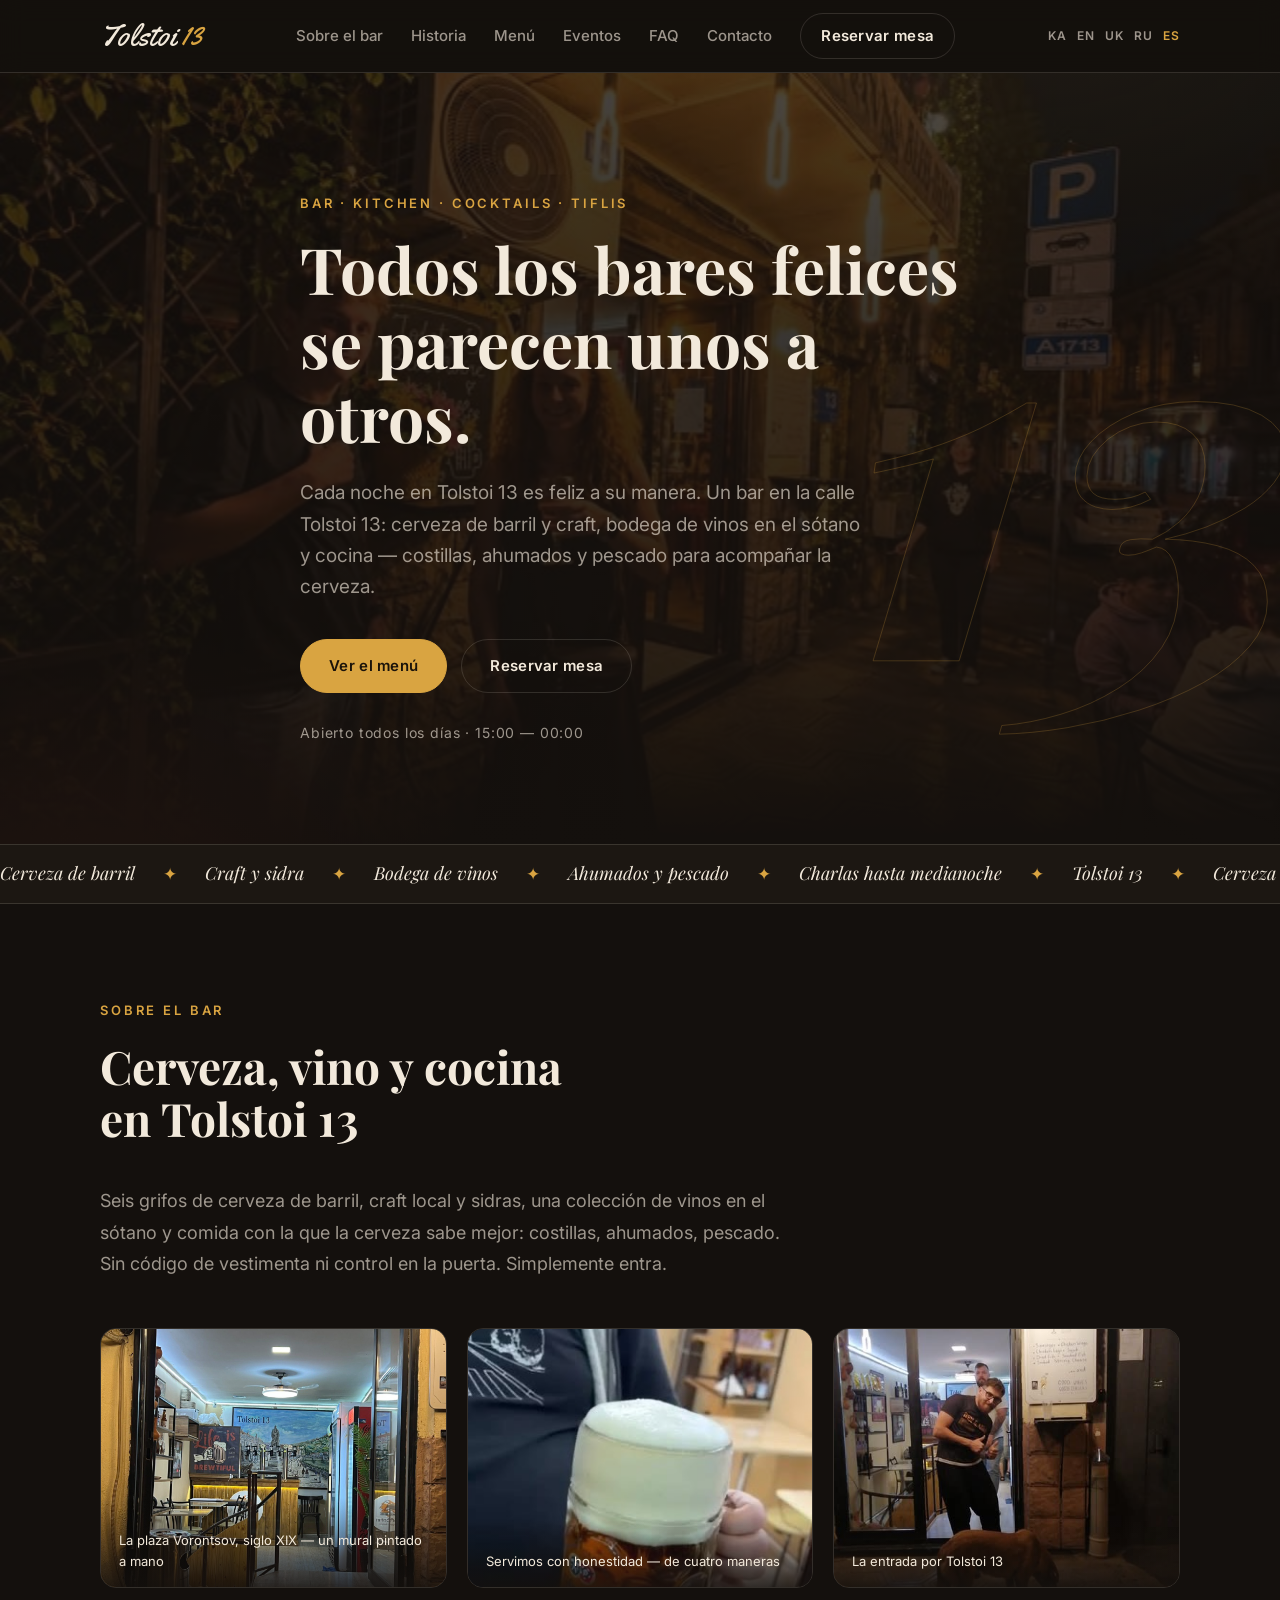
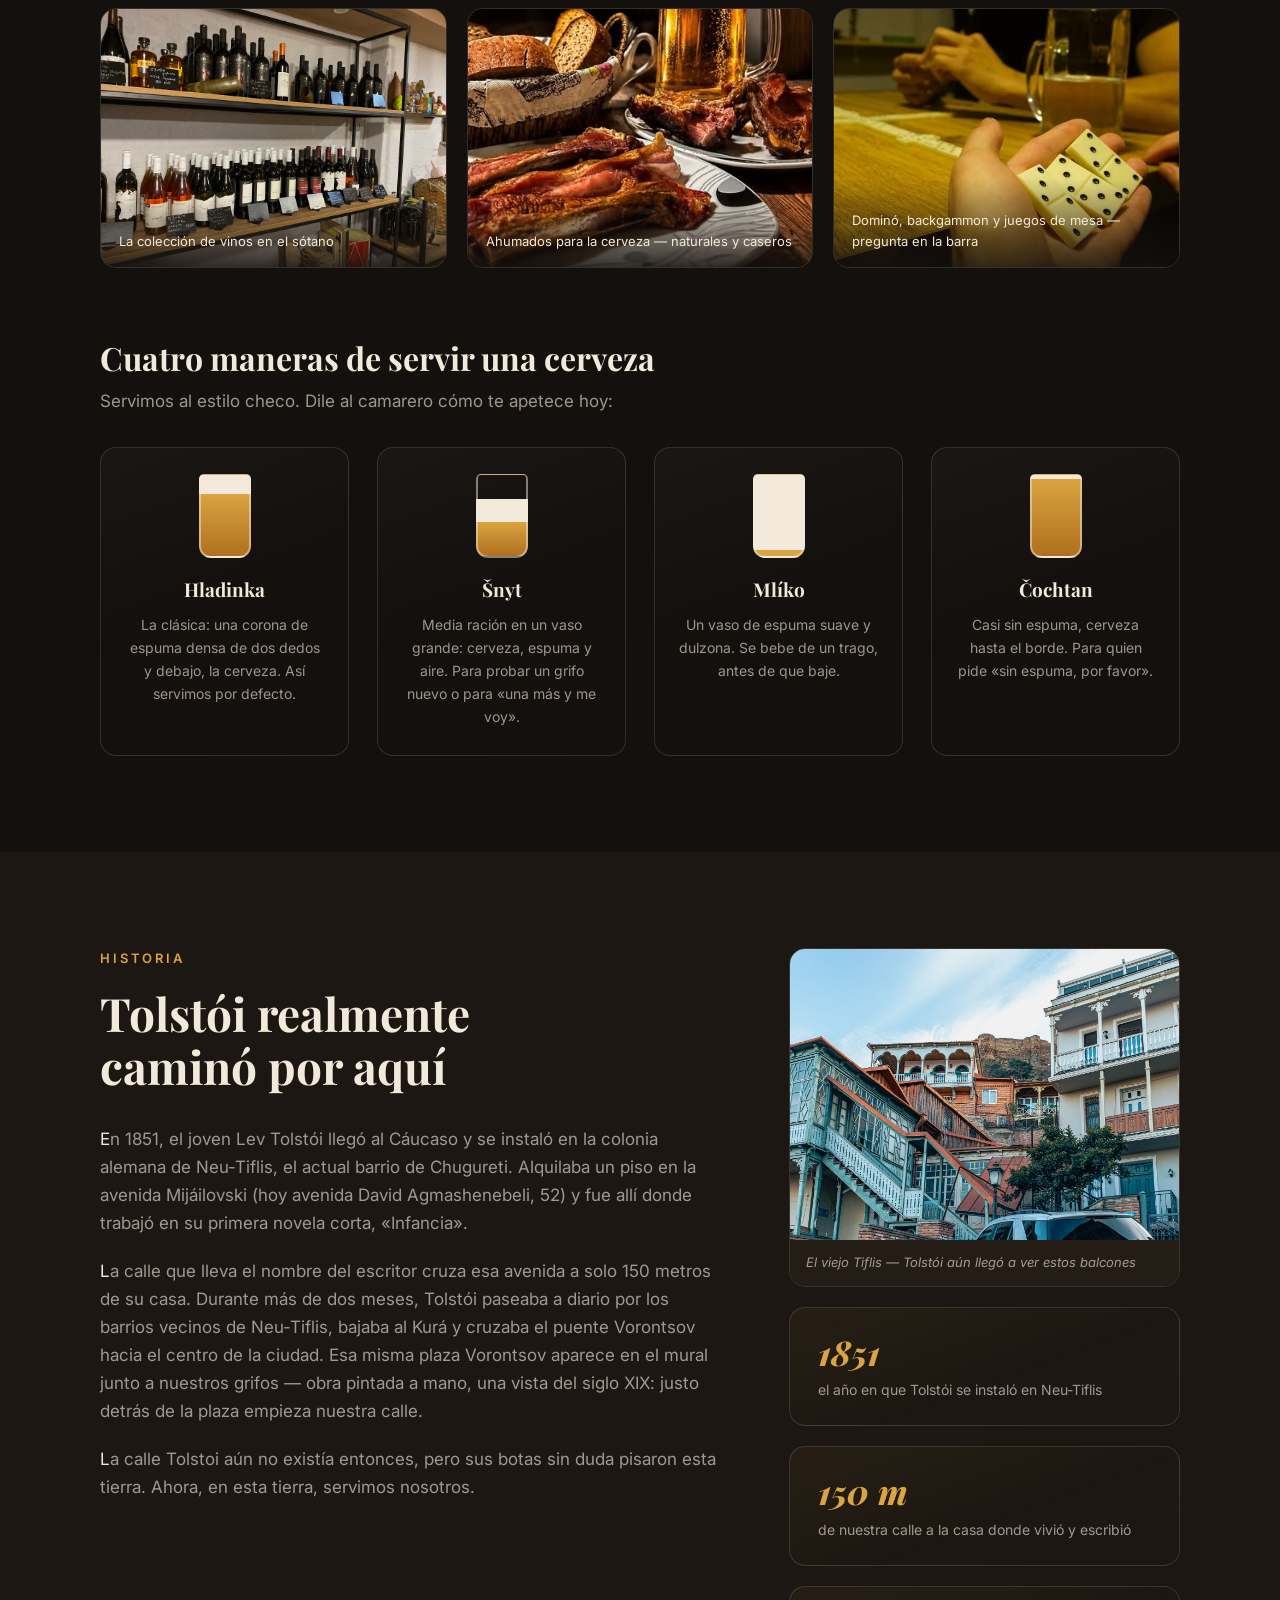
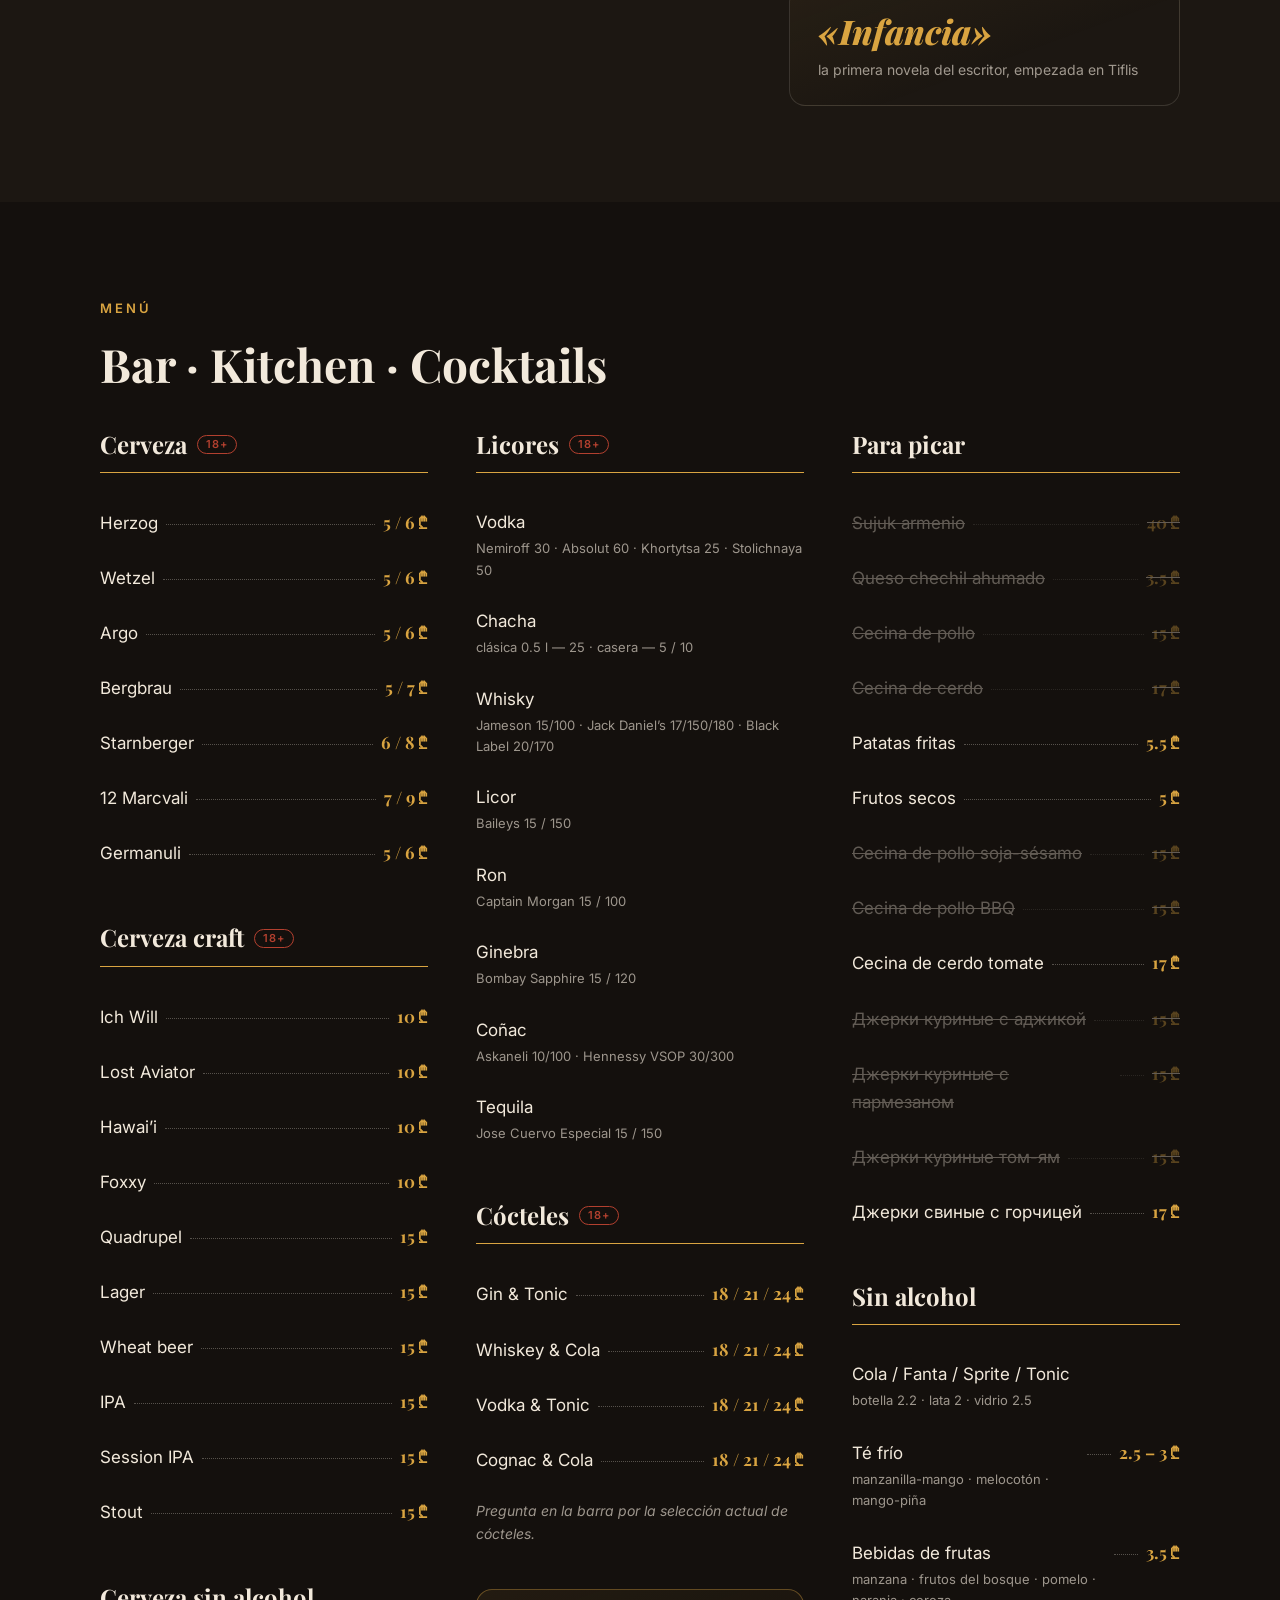
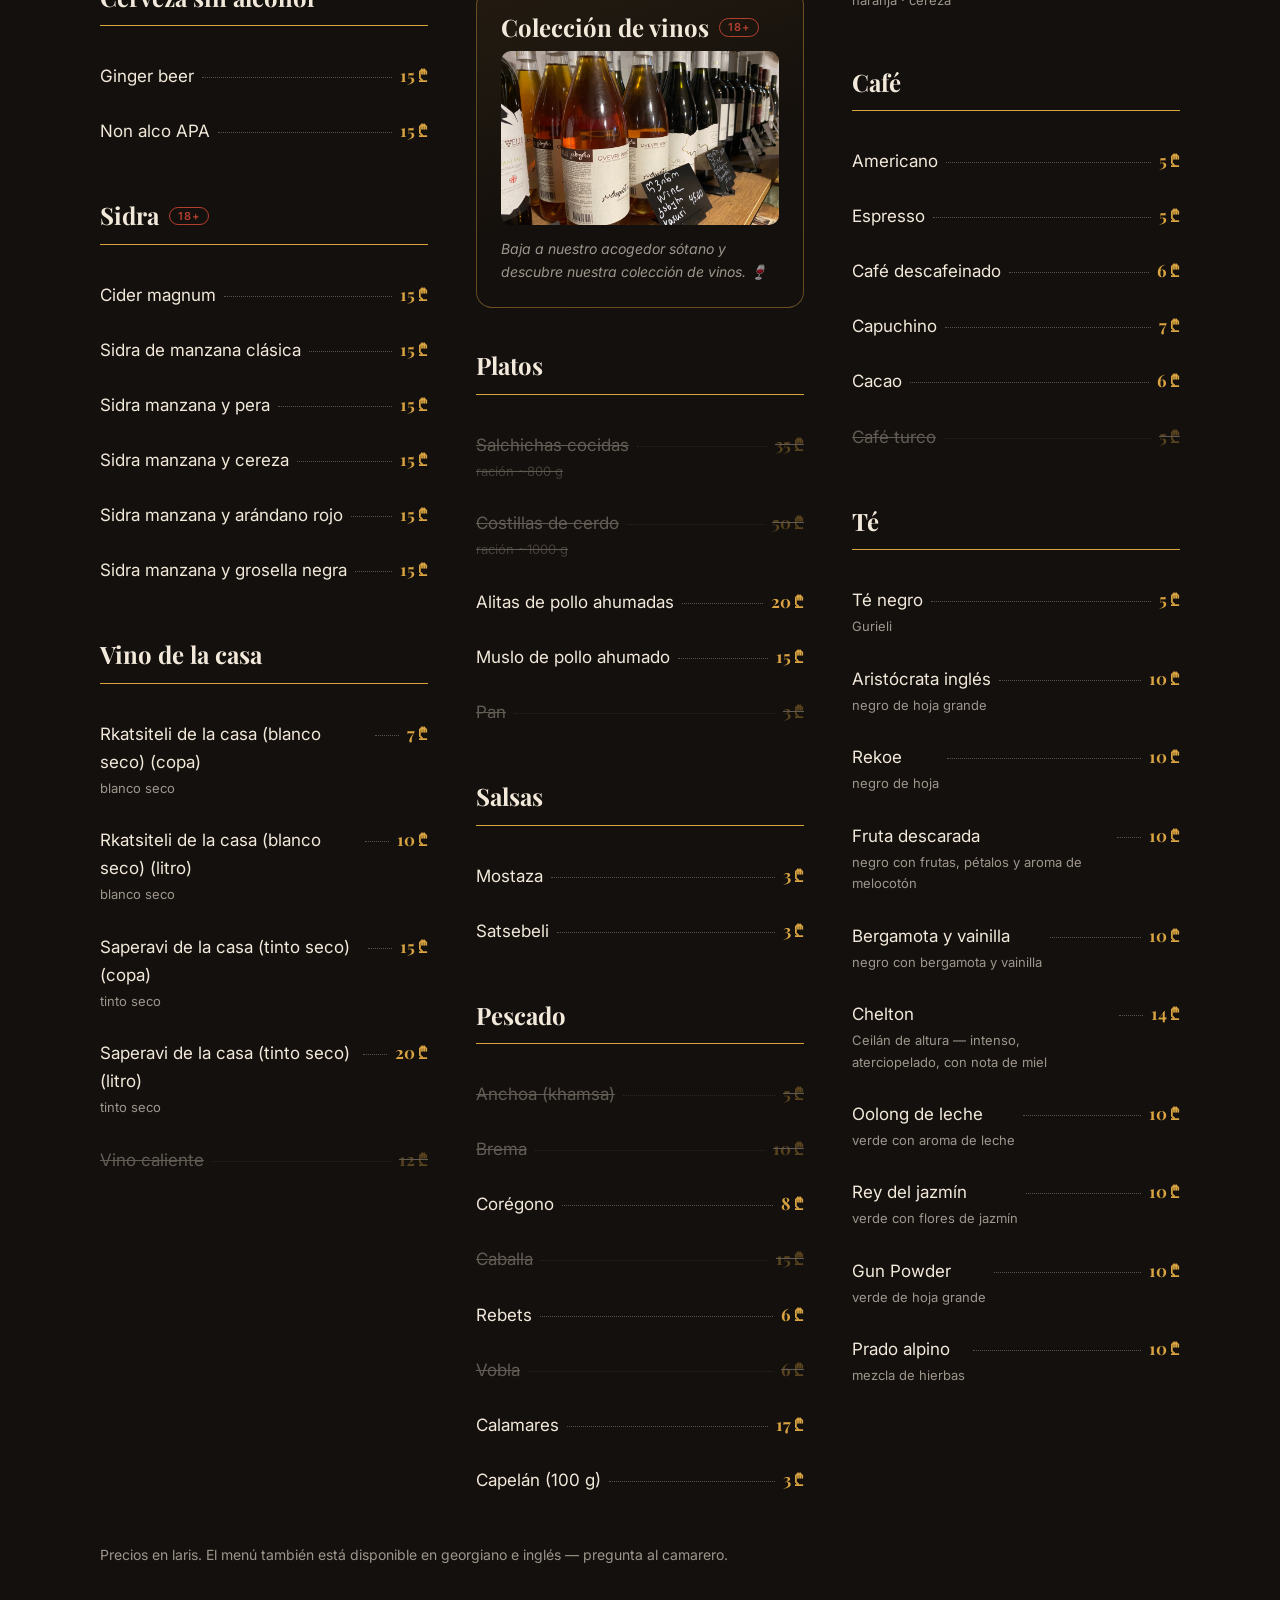
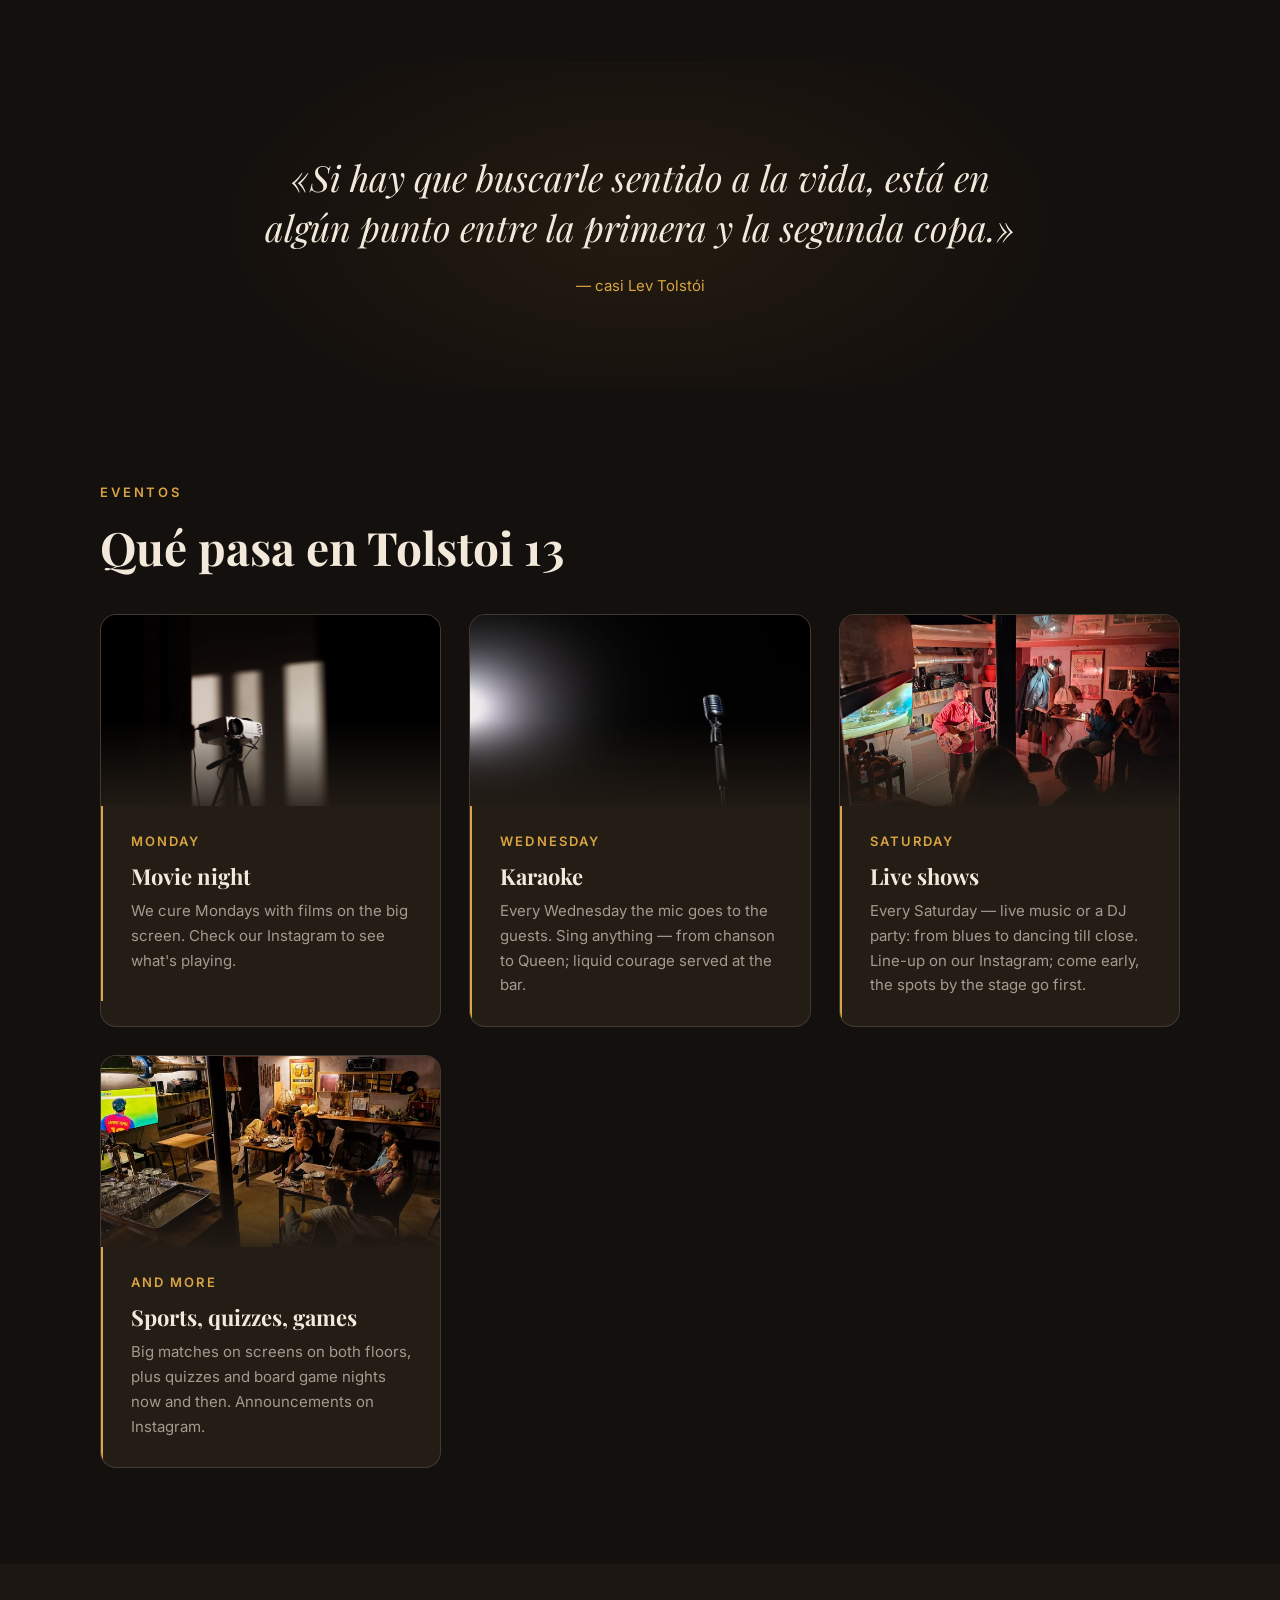
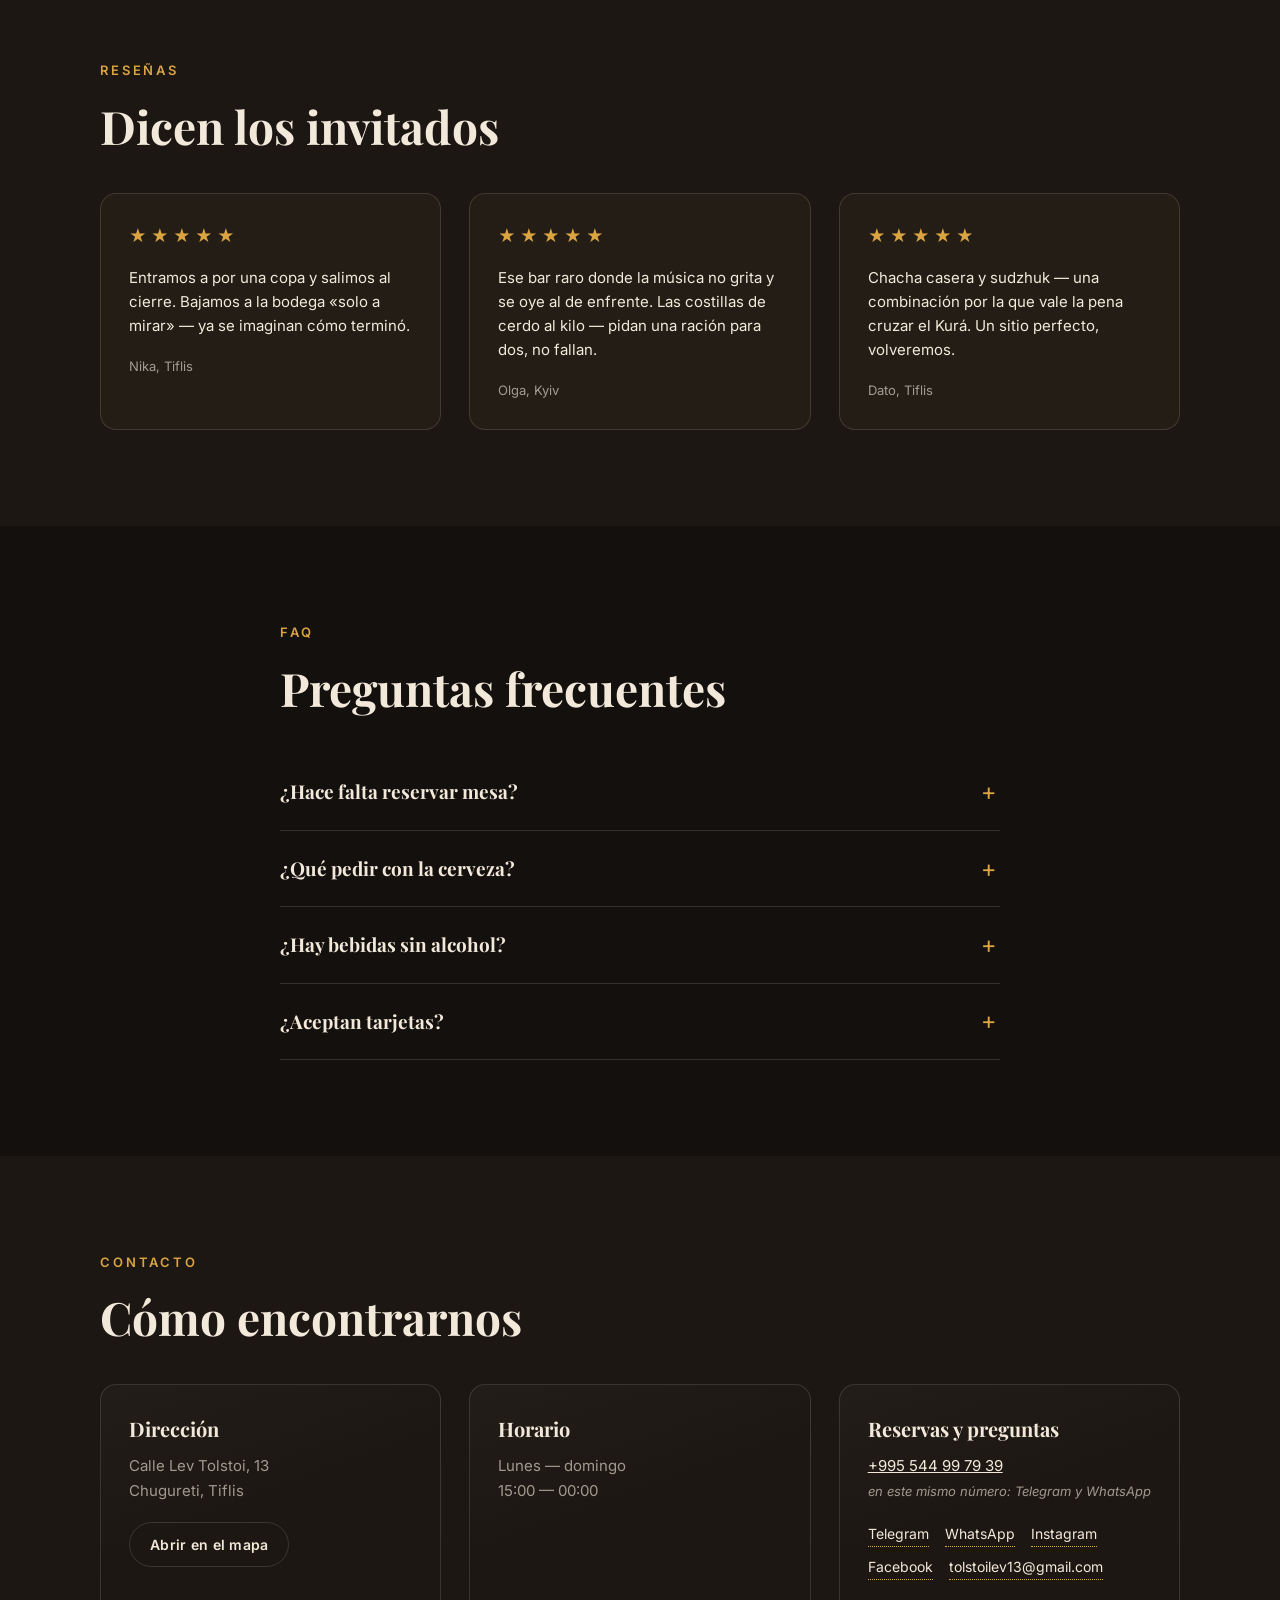
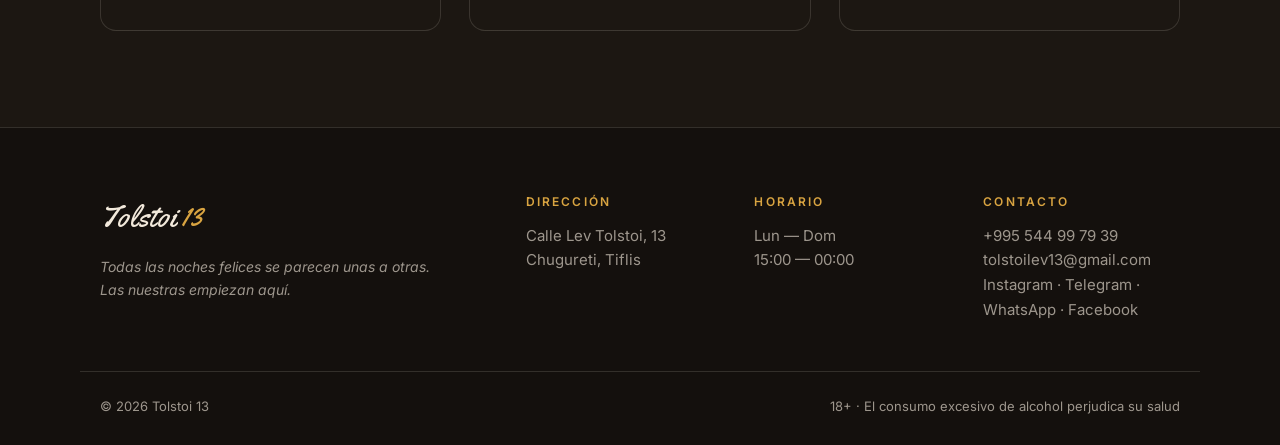
<file: es/index.html>
<!DOCTYPE html>
<!-- BEGIN app/views/layouts/application.html.erb --><html lang="es">
  <head>
<meta http-equiv="Content-Type" content="text/html; charset=UTF-8">
    <title>Tolstoi 13 — bar en Tolstoi 13 · Tiflis</title>
    <meta name="viewport" content="width=device-width,initial-scale=1">
    <meta name="description" content="Tolstoi 13 — un bar en la calle Lev Tolstoi 13, Tiflis. Seis grifos de cerveza, craft, colección de vinos, cocina para acompañar la cerveza, karaoke los miércoles y conciertos los sábados.">
    <meta name="csrf-param" content="authenticity_token">
<meta name="csrf-token" content="kmXYs06rmC6M6tbAjxvxrLmsia-_ypOBsOe0HzTf89DIRct2HDoxvMh9Vrglc9FCEOCWitOoH5oHkVmFEw5poA">
    

    <link rel="preconnect" href="https://fonts.googleapis.com">
    <link rel="preconnect" href="https://fonts.gstatic.com" crossorigin>
    <link href="https://fonts.googleapis.com/css2?family=Playfair+Display:ital,wght@0,400..900;1,400..900&amp;family=Inter:wght@400;500;600&amp;family=Yellowtail&amp;display=swap" rel="stylesheet">

    <link rel="stylesheet" href="/assets/application-6a0b8162.css" data-turbo-track="reload">
    <script type="importmap" data-turbo-track="reload">{
  "imports": {
    "application": "/assets/application-bfcdf840.js",
    "@hotwired/turbo-rails": "/assets/turbo.min-9fd88cd5.js",
    "@hotwired/stimulus": "/assets/stimulus.min-4b1e420e.js",
    "@hotwired/stimulus-loading": "/assets/stimulus-loading-1fc53fe7.js",
    "controllers/application": "/assets/controllers/application-3affb389.js",
    "controllers/hello_controller": "/assets/controllers/hello_controller-708796bd.js",
    "controllers": "/assets/controllers/index-ee64e1f1.js",
    "controllers/nav_controller": "/assets/controllers/nav_controller-94d4a9fb.js"
  }
}</script>
<link rel="modulepreload" href="/assets/application-bfcdf840.js">
<link rel="modulepreload" href="/assets/turbo.min-9fd88cd5.js">
<link rel="modulepreload" href="/assets/stimulus.min-4b1e420e.js">
<link rel="modulepreload" href="/assets/stimulus-loading-1fc53fe7.js">
<link rel="modulepreload" href="/assets/controllers/application-3affb389.js">
<link rel="modulepreload" href="/assets/controllers/hello_controller-708796bd.js">
<link rel="modulepreload" href="/assets/controllers/index-ee64e1f1.js">
<link rel="modulepreload" href="/assets/controllers/nav_controller-94d4a9fb.js">
<script type="module">import "application"</script>
  </head>

  <body data-controller="nav">
    <header class="site-header">
      <div class="container header-inner">
        <a href="#top" class="logo" data-action="nav#close">
          Tolstoi <span class="logo-num">13</span>
        </a>

        <nav class="main-nav" data-nav-target="menu">
          <a href="#about" data-action="nav#close">Sobre el bar</a>
          <a href="#history" data-action="nav#close">Historia</a>
          <a href="#menu" data-action="nav#close">Menú</a>
          <a href="#events" data-action="nav#close">Eventos</a>
          <a href="#faq" data-action="nav#close">FAQ</a>
          <a href="#contacts" data-action="nav#close">Contacto</a>
          <a href="tel:+995544997939" class="btn btn-outline nav-cta" data-action="nav#close">Reservar mesa</a>
        </nav>

        <div class="lang-switch">
              <a href="/">KA</a>
              <a href="/en">EN</a>
              <a href="/uk">UK</a>
              <a href="/ru">RU</a>
              <span class="active">ES</span>
        </div>

        <button class="burger" type="button" aria-label="Menu" data-action="nav#toggle">
          <span></span><span></span><span></span>
        </button>
      </div>
    </header>

    <main id="top">
      <!-- BEGIN app/views/pages/home.html.erb -->
<section class="hero">
  <div class="hero-photo" style="background-image: url('/assets/hero-375ea9f3.jpg')" aria-hidden="true"></div>
  <div class="hero-num" aria-hidden="true">13</div>
  <div class="container hero-inner">
    <p class="hero-kicker">Bar · Kitchen · Cocktails · Tiflis</p>
    <h1>Todos los bares felices<br>se parecen unos a otros.</h1>
    <p class="hero-sub">Cada noche en Tolstoi 13 es feliz a su manera. Un bar en la calle Tolstoi 13: cerveza de barril y craft, bodega de vinos en el sótano y cocina — costillas, ahumados y pescado para acompañar la cerveza.</p>
    <div class="hero-actions">
      <a href="#menu" class="btn btn-primary">Ver el menú</a>
      <a href="tel:+995544997939" class="btn btn-outline">Reservar mesa</a>
    </div>
    <p class="hero-hours">Abierto todos los días · 15:00 — 00:00</p>
  </div>
</section>

<div class="marquee" aria-hidden="true">
  <div class="marquee-track">
        <span>Cerveza de barril</span><i>✦</i>
        <span>Craft y sidra</span><i>✦</i>
        <span>Bodega de vinos</span><i>✦</i>
        <span>Ahumados y pescado</span><i>✦</i>
        <span>Charlas hasta medianoche</span><i>✦</i>
        <span>Tolstoi 13</span><i>✦</i>
        <span>Cerveza de barril</span><i>✦</i>
        <span>Craft y sidra</span><i>✦</i>
        <span>Bodega de vinos</span><i>✦</i>
        <span>Ahumados y pescado</span><i>✦</i>
        <span>Charlas hasta medianoche</span><i>✦</i>
        <span>Tolstoi 13</span><i>✦</i>
  </div>
</div>

<section id="about" class="section">
  <div class="container">
    <p class="section-kicker">Sobre el bar</p>
    <h2>Cerveza, vino y cocina<br>en Tolstoi 13</h2>
    <p class="about-lead">Seis grifos de cerveza de barril, craft local y sidras, una colección de vinos en el sótano y comida con la que la cerveza sabe mejor: costillas, ahumados, pescado. Sin código de vestimenta ni control en la puerta. Simplemente entra.</p>

    <div class="gallery">
        <figure class="gallery-item">
          <img alt="La plaza Vorontsov, siglo XIX — un mural pintado a mano" loading="lazy" src="/assets/mural-909747e5.jpg">
          <figcaption>La plaza Vorontsov, siglo XIX — un mural pintado a mano</figcaption>
        </figure>
        <figure class="gallery-item">
          <img alt="Servimos con honestidad — de cuatro maneras" loading="lazy" src="/assets/mug-86655516.jpg">
          <figcaption>Servimos con honestidad — de cuatro maneras</figcaption>
        </figure>
        <figure class="gallery-item">
          <img alt="La entrada por Tolstoi 13" loading="lazy" src="/assets/entrance-5e5e6631.jpg">
          <figcaption>La entrada por Tolstoi 13</figcaption>
        </figure>
        <figure class="gallery-item">
          <img alt="La colección de vinos en el sótano" loading="lazy" src="/assets/cellar-fd5bc211.jpg">
          <figcaption>La colección de vinos en el sótano</figcaption>
        </figure>
        <figure class="gallery-item">
          <img alt="Ahumados para la cerveza — naturales y caseros" loading="lazy" src="/assets/snacks-63cb7110.jpg">
          <figcaption>Ahumados para la cerveza — naturales y caseros</figcaption>
        </figure>
        <figure class="gallery-item">
          <img alt="Dominó, backgammon y juegos de mesa — pregunta en la barra" loading="lazy" src="/assets/domino-af0f4e1f.jpg">
          <figcaption>Dominó, backgammon y juegos de mesa — pregunta en la barra</figcaption>
        </figure>
    </div>

    <div class="pours">
      <h3 class="pours-title">Cuatro maneras de servir una cerveza</h3>
      <p class="pours-sub">Servimos al estilo checo. Dile al camarero cómo te apetece hoy:</p>
      <div class="pours-grid">
          <div class="pour">
            <div class="pour-glass pour-hladinka" aria-hidden="true"></div>
            <h4>Hladinka</h4>
            <p>La clásica: una corona de espuma densa de dos dedos y debajo, la cerveza. Así servimos por defecto.</p>
          </div>
          <div class="pour">
            <div class="pour-glass pour-shnit" aria-hidden="true"></div>
            <h4>Šnyt</h4>
            <p>Media ración en un vaso grande: cerveza, espuma y aire. Para probar un grifo nuevo o para «una más y me voy».</p>
          </div>
          <div class="pour">
            <div class="pour-glass pour-mleko" aria-hidden="true"></div>
            <h4>Mlíko</h4>
            <p>Un vaso de espuma suave y dulzona. Se bebe de un trago, antes de que baje.</p>
          </div>
          <div class="pour">
            <div class="pour-glass pour-chokhton" aria-hidden="true"></div>
            <h4>Čochtan</h4>
            <p>Casi sin espuma, cerveza hasta el borde. Para quien pide «sin espuma, por favor».</p>
          </div>
      </div>
    </div>
  </div>
</section>

<section id="history" class="section section-alt">
  <div class="container history-grid">
    <div class="history-text">
      <p class="section-kicker">Historia</p>
      <h2>Tolstói realmente<br>caminó por aquí</h2>
      <p>En 1851, el joven Lev Tolstói llegó al Cáucaso y se instaló en la colonia alemana de Neu-Tiflis, el actual barrio de Chugureti. Alquilaba un piso en la avenida Mijáilovski (hoy avenida David Agmashenebeli, 52) y fue allí donde trabajó en su primera novela corta, «Infancia».</p>
      <p>La calle que lleva el nombre del escritor cruza esa avenida a solo 150 metros de su casa. Durante más de dos meses, Tolstói paseaba a diario por los barrios vecinos de Neu-Tiflis, bajaba al Kurá y cruzaba el puente Vorontsov hacia el centro de la ciudad. Esa misma plaza Vorontsov aparece en el mural junto a nuestros grifos — obra pintada a mano, una vista del siglo XIX: justo detrás de la plaza empieza nuestra calle.</p>
      <p>La calle Tolstoi aún no existía entonces, pero sus botas sin duda pisaron esta tierra. Ahora, en esta tierra, servimos nosotros.</p>
    </div>
    <aside class="history-facts">
      <figure class="history-photo">
        <img alt="Casas antiguas con balcones tallados en Tiflis" loading="lazy" src="/assets/tbilisi-d445eee4.jpg">
        <figcaption>El viejo Tiflis — Tolstói aún llegó a ver estos balcones</figcaption>
      </figure>
        <div class="fact">
          <span class="fact-num">1851</span>
          <p>el año en que Tolstói se instaló en Neu-Tiflis</p>
        </div>
        <div class="fact">
          <span class="fact-num">150 m</span>
          <p>de nuestra calle a la casa donde vivió y escribió</p>
        </div>
        <div class="fact">
          <span class="fact-num">«Infancia»</span>
          <p>la primera novela del escritor, empezada en Tiflis</p>
        </div>
    </aside>
  </div>
</section>

<section id="menu" class="section">
  <div class="container">
    <p class="section-kicker">Menú</p>
    <h2>Bar · Kitchen · Cocktails</h2>

    <div class="menu-flow">
        <div class="menu-group">
          <h3 class="menu-title">Cerveza <span class="badge">18+</span>
</h3>
            <ul class="menu-list">
                
                
                
                
                
                
                
            























































<li>
                  <span class="menu-name">Herzog</span>
                    <span class="dots"></span><span class="price">5 / 6 ₾</span>
                </li>
<li>
                  <span class="menu-name">Wetzel</span>
                    <span class="dots"></span><span class="price">5 / 6 ₾</span>
                </li>
<li>
                  <span class="menu-name">Argo</span>
                    <span class="dots"></span><span class="price">5 / 6 ₾</span>
                </li>
<li>
                  <span class="menu-name">Bergbrau</span>
                    <span class="dots"></span><span class="price">5 / 7 ₾</span>
                </li>
<li>
                  <span class="menu-name">Starnberger</span>
                    <span class="dots"></span><span class="price">6 / 8 ₾</span>
                </li>
<li>
                  <span class="menu-name">12 Marcvali</span>
                    <span class="dots"></span><span class="price">7 / 9 ₾</span>
                </li>
<li>
                  <span class="menu-name">Germanuli</span>
                    <span class="dots"></span><span class="price">5 / 6 ₾</span>
                </li>
</ul>
        </div>
        <div class="menu-group">
          <h3 class="menu-title">Cerveza craft <span class="badge">18+</span>
</h3>
            <ul class="menu-list">
                
                
                
                
                
                
                
                
                
                
            















































































<li>
                  <span class="menu-name">Ich Will</span>
                    <span class="dots"></span><span class="price">10 ₾</span>
                </li>
<li>
                  <span class="menu-name">Lost Aviator</span>
                    <span class="dots"></span><span class="price">10 ₾</span>
                </li>
<li>
                  <span class="menu-name">Hawai’i</span>
                    <span class="dots"></span><span class="price">10 ₾</span>
                </li>
<li>
                  <span class="menu-name">Foxxy</span>
                    <span class="dots"></span><span class="price">10 ₾</span>
                </li>
<li>
                  <span class="menu-name">Quadrupel</span>
                    <span class="dots"></span><span class="price">15 ₾</span>
                </li>
<li>
                  <span class="menu-name">Lager</span>
                    <span class="dots"></span><span class="price">15 ₾</span>
                </li>
<li>
                  <span class="menu-name">Wheat beer</span>
                    <span class="dots"></span><span class="price">15 ₾</span>
                </li>
<li>
                  <span class="menu-name">IPA</span>
                    <span class="dots"></span><span class="price">15 ₾</span>
                </li>
<li>
                  <span class="menu-name">Session IPA</span>
                    <span class="dots"></span><span class="price">15 ₾</span>
                </li>
<li>
                  <span class="menu-name">Stout</span>
                    <span class="dots"></span><span class="price">15 ₾</span>
                </li>
</ul>
        </div>
        <div class="menu-group">
          <h3 class="menu-title">Cerveza sin alcohol</h3>
            <ul class="menu-list">
                
                
            















<li>
                  <span class="menu-name">Ginger beer</span>
                    <span class="dots"></span><span class="price">15 ₾</span>
                </li>
<li>
                  <span class="menu-name">Non alco APA</span>
                    <span class="dots"></span><span class="price">15 ₾</span>
                </li>
</ul>
        </div>
        <div class="menu-group">
          <h3 class="menu-title">Sidra <span class="badge">18+</span>
</h3>
            <ul class="menu-list">
                
                
                
                
                
                
            















































<li>
                  <span class="menu-name">Cider magnum</span>
                    <span class="dots"></span><span class="price">15 ₾</span>
                </li>
<li>
                  <span class="menu-name">Sidra de manzana clásica</span>
                    <span class="dots"></span><span class="price">15 ₾</span>
                </li>
<li>
                  <span class="menu-name">Sidra manzana y pera</span>
                    <span class="dots"></span><span class="price">15 ₾</span>
                </li>
<li>
                  <span class="menu-name">Sidra manzana y cereza</span>
                    <span class="dots"></span><span class="price">15 ₾</span>
                </li>
<li>
                  <span class="menu-name">Sidra manzana y arándano rojo</span>
                    <span class="dots"></span><span class="price">15 ₾</span>
                </li>
<li>
                  <span class="menu-name">Sidra manzana y grosella negra</span>
                    <span class="dots"></span><span class="price">15 ₾</span>
                </li>
</ul>
        </div>
<div class="menu-group">
          <h3 class="menu-title">Vino de la casa</h3>
            <ul class="menu-list">
            <li>
                  <span class="menu-name">Rkatsiteli de la casa (blanco seco) (copa)<em>blanco seco</em></span>
                    <span class="dots"></span><span class="price">7 ₾</span>
                </li>
<li>
                  <span class="menu-name">Rkatsiteli de la casa (blanco seco) (litro)<em>blanco seco</em></span>
                    <span class="dots"></span><span class="price">10 ₾</span>
                </li>
<li>
                  <span class="menu-name">Saperavi de la casa (tinto seco) (copa)<em>tinto seco</em></span>
                    <span class="dots"></span><span class="price">15 ₾</span>
                </li>
<li>
                  <span class="menu-name">Saperavi de la casa (tinto seco) (litro)<em>tinto seco</em></span>
                    <span class="dots"></span><span class="price">20 ₾</span>
                </li>
<li class="sold-out">
                  <span class="menu-name">Vino caliente</span>
                    <span class="dots"></span><span class="price">12 ₾</span>
                </li>
</ul>
        </div>
        <div class="menu-group">
          <h3 class="menu-title">Licores <span class="badge">18+</span>
</h3>
            <ul class="menu-list">
                <li>
                  <span class="menu-name">Vodka<em>Nemiroff 30 · Absolut 60 · Khortytsa 25 · Stolichnaya 50</em></span>
                </li>
                <li>
                  <span class="menu-name">Chacha<em>clásica 0.5 l — 25 · casera — 5 / 10</em></span>
                </li>
                <li>
                  <span class="menu-name">Whisky<em>Jameson 15/100 · Jack Daniel’s 17/150/180 · Black Label 20/170</em></span>
                </li>
                <li>
                  <span class="menu-name">Licor<em>Baileys 15 / 150</em></span>
                </li>
                <li>
                  <span class="menu-name">Ron<em>Captain Morgan 15 / 100</em></span>
                </li>
                <li>
                  <span class="menu-name">Ginebra<em>Bombay Sapphire 15 / 120</em></span>
                </li>
                <li>
                  <span class="menu-name">Coñac<em>Askaneli 10/100 · Hennessy VSOP 30/300</em></span>
                </li>
                <li>
                  <span class="menu-name">Tequila<em>Jose Cuervo Especial 15 / 150</em></span>
                </li>
            </ul>
        </div>
        <div class="menu-group">
          <h3 class="menu-title">Cócteles <span class="badge">18+</span>
</h3>
            <ul class="menu-list">
                <li>
                  <span class="menu-name">Gin &amp; Tonic</span>
                    <span class="dots"></span><span class="price">18 / 21 / 24 ₾</span>
                </li>
                <li>
                  <span class="menu-name">Whiskey &amp; Cola</span>
                    <span class="dots"></span><span class="price">18 / 21 / 24 ₾</span>
                </li>
                <li>
                  <span class="menu-name">Vodka &amp; Tonic</span>
                    <span class="dots"></span><span class="price">18 / 21 / 24 ₾</span>
                </li>
                <li>
                  <span class="menu-name">Cognac &amp; Cola</span>
                    <span class="dots"></span><span class="price">18 / 21 / 24 ₾</span>
                </li>
            </ul>
            <p class="menu-group-note">Pregunta en la barra por la selección actual de cócteles.</p>
        </div>
        <div class="menu-group menu-wine">
          <h3 class="menu-title">Colección de vinos <span class="badge">18+</span>
</h3>
            <img alt="Botellas de vino de kvevri en una estantería" loading="lazy" src="/assets/winebottles-caa6f89c.jpg">
            
            <p class="menu-group-note">Baja a nuestro acogedor sótano y descubre nuestra colección de vinos. 🍷</p>
        </div>
        <div class="menu-group">
          <h3 class="menu-title">Platos</h3>
            <ul class="menu-list">
                
                
                
                
                
            







































<li class="sold-out">
                  <span class="menu-name">Salchichas cocidas<em>ración ~800 g</em></span>
                    <span class="dots"></span><span class="price">35 ₾</span>
                </li>
<li class="sold-out">
                  <span class="menu-name">Costillas de cerdo<em>ración ~1000 g</em></span>
                    <span class="dots"></span><span class="price">50 ₾</span>
                </li>
<li>
                  <span class="menu-name">Alitas de pollo ahumadas</span>
                    <span class="dots"></span><span class="price">20 ₾</span>
                </li>
<li>
                  <span class="menu-name">Muslo de pollo ahumado</span>
                    <span class="dots"></span><span class="price">15 ₾</span>
                </li>
<li class="sold-out">
                  <span class="menu-name">Pan</span>
                    <span class="dots"></span><span class="price">3 ₾</span>
                </li>
</ul>
        </div>
        <div class="menu-group">
          <h3 class="menu-title">Salsas</h3>
            <ul class="menu-list">
                
                
            















<li>
                  <span class="menu-name">Mostaza</span>
                    <span class="dots"></span><span class="price">3 ₾</span>
                </li>
<li>
                  <span class="menu-name">Satsebeli</span>
                    <span class="dots"></span><span class="price">3 ₾</span>
                </li>
</ul>
        </div>
        <div class="menu-group">
          <h3 class="menu-title">Pescado</h3>
            <ul class="menu-list">
                
                
                
                
                
                
                
            































































<li class="sold-out">
                  <span class="menu-name">Anchoa (khamsa)</span>
                    <span class="dots"></span><span class="price">5 ₾</span>
                </li>
<li class="sold-out">
                  <span class="menu-name">Brema</span>
                    <span class="dots"></span><span class="price">10 ₾</span>
                </li>
<li>
                  <span class="menu-name">Corégono</span>
                    <span class="dots"></span><span class="price">8 ₾</span>
                </li>
<li class="sold-out">
                  <span class="menu-name">Caballa</span>
                    <span class="dots"></span><span class="price">15 ₾</span>
                </li>
<li>
                  <span class="menu-name">Rebets</span>
                    <span class="dots"></span><span class="price">6 ₾</span>
                </li>
<li class="sold-out">
                  <span class="menu-name">Vobla</span>
                    <span class="dots"></span><span class="price">6 ₾</span>
                </li>
<li>
                  <span class="menu-name">Calamares</span>
                    <span class="dots"></span><span class="price">17 ₾</span>
                </li>
<li>
                  <span class="menu-name">Capelán (100 g)</span>
                    <span class="dots"></span><span class="price">3 ₾</span>
                </li>
</ul>
        </div>
        <div class="menu-group">
          <h3 class="menu-title">Para picar</h3>
            <ul class="menu-list">
                
                
                
                
            


























































































<li class="sold-out">
                  <span class="menu-name">Sujuk armenio</span>
                    <span class="dots"></span><span class="price">40 ₾</span>
                </li>
<li class="sold-out">
                  <span class="menu-name">Queso chechil ahumado</span>
                    <span class="dots"></span><span class="price">3.5 ₾</span>
                </li>
<li class="sold-out">
                  <span class="menu-name">Cecina de pollo</span>
                    <span class="dots"></span><span class="price">15 ₾</span>
                </li>
<li class="sold-out">
                  <span class="menu-name">Cecina de cerdo</span>
                    <span class="dots"></span><span class="price">17 ₾</span>
                </li>
<li>
<span class="menu-name">Patatas fritas</span><span class="dots"></span><span class="price">5.5 ₾</span>
</li>
<li>
<span class="menu-name">Frutos secos</span><span class="dots"></span><span class="price">5 ₾</span>
</li>
<li class="sold-out">
                  <span class="menu-name">Cecina de pollo soja-sésamo</span>
                    <span class="dots"></span><span class="price">15 ₾</span>
                </li>
<li class="sold-out">
                  <span class="menu-name">Cecina de pollo BBQ</span>
                    <span class="dots"></span><span class="price">15 ₾</span>
                </li>
<li>
                  <span class="menu-name">Cecina de cerdo tomate</span>
                    <span class="dots"></span><span class="price">17 ₾</span>
                </li>
<li class="sold-out">
                  <span class="menu-name">Джерки куриные с аджикой</span>
                    <span class="dots"></span><span class="price">15 ₾</span>
                </li>
<li class="sold-out">
                  <span class="menu-name">Джерки куриные с пармезаном</span>
                    <span class="dots"></span><span class="price">15 ₾</span>
                </li>
<li class="sold-out">
                  <span class="menu-name">Джерки куриные том-ям</span>
                    <span class="dots"></span><span class="price">15 ₾</span>
                </li>
<li>
                  <span class="menu-name">Джерки свиные с горчицей</span>
                    <span class="dots"></span><span class="price">17 ₾</span>
                </li>
</ul>
        </div>
        <div class="menu-group">
          <h3 class="menu-title">Sin alcohol</h3>
            <ul class="menu-list">
                <li>
                  <span class="menu-name">Cola / Fanta / Sprite / Tonic<em>botella 2.2 · lata 2 · vidrio 2.5</em></span>
                </li>
                
                
                <li>
                  <span class="menu-name">Té frío<em>manzanilla-mango · melocotón · mango-piña</em></span>
                    <span class="dots"></span><span class="price">2.5 – 3 ₾</span>
                </li>
                <li>
                  <span class="menu-name">Bebidas de frutas<em>manzana · frutos del bosque · pomelo · naranja · cereza</em></span>
                    <span class="dots"></span><span class="price">3.5 ₾</span>
                </li>
            </ul>
        </div>
<div class="menu-group">
          <h3 class="menu-title">Café</h3>
            <ul class="menu-list">
            





<li>
                  <span class="menu-name">Americano</span>
                    <span class="dots"></span><span class="price">5 ₾</span>
                </li>
<li>
                  <span class="menu-name">Espresso</span>
                    <span class="dots"></span><span class="price">5 ₾</span>
                </li>
<li>
                  <span class="menu-name">Café descafeinado</span>
                    <span class="dots"></span><span class="price">6 ₾</span>
                </li>
<li>
                  <span class="menu-name">Capuchino</span>
                    <span class="dots"></span><span class="price">7 ₾</span>
                </li>
<li>
                  <span class="menu-name">Cacao</span>
                    <span class="dots"></span><span class="price">6 ₾</span>
                </li>
<li class="sold-out">
                  <span class="menu-name">Café turco</span>
                    <span class="dots"></span><span class="price">5 ₾</span>
                </li>
</ul>
        </div>
<div class="menu-group">
          <h3 class="menu-title">Té</h3>
            <ul class="menu-list">
            









<li>
                  <span class="menu-name">Té negro<em>Gurieli</em></span>
                    <span class="dots"></span><span class="price">5 ₾</span>
                </li>
<li>
                  <span class="menu-name">Aristócrata inglés<em>negro de hoja grande</em></span>
                    <span class="dots"></span><span class="price">10 ₾</span>
                </li>
<li>
                  <span class="menu-name">Rekoe<em>negro de hoja</em></span>
                    <span class="dots"></span><span class="price">10 ₾</span>
                </li>
<li>
                  <span class="menu-name">Fruta descarada<em>negro con frutas, pétalos y aroma de melocotón</em></span>
                    <span class="dots"></span><span class="price">10 ₾</span>
                </li>
<li>
                  <span class="menu-name">Bergamota y vainilla<em>negro con bergamota y vainilla</em></span>
                    <span class="dots"></span><span class="price">10 ₾</span>
                </li>
<li>
                  <span class="menu-name">Chelton<em>Ceilán de altura — intenso, aterciopelado, con nota de miel</em></span>
                    <span class="dots"></span><span class="price">14 ₾</span>
                </li>
<li>
                  <span class="menu-name">Oolong de leche<em>verde con aroma de leche</em></span>
                    <span class="dots"></span><span class="price">10 ₾</span>
                </li>
<li>
                  <span class="menu-name">Rey del jazmín<em>verde con flores de jazmín</em></span>
                    <span class="dots"></span><span class="price">10 ₾</span>
                </li>
<li>
                  <span class="menu-name">Gun Powder<em>verde de hoja grande</em></span>
                    <span class="dots"></span><span class="price">10 ₾</span>
                </li>
<li>
                  <span class="menu-name">Prado alpino<em>mezcla de hierbas</em></span>
                    <span class="dots"></span><span class="price">10 ₾</span>
                </li>
</ul>
        </div>
    </div>

    <p class="menu-note">Precios en laris. El menú también está disponible en georgiano e inglés — pregunta al camarero.</p>
  </div>
</section>

<section class="quote">
  <div class="container">
    <blockquote>
      «Si hay que buscarle sentido a la vida, está en algún punto entre la primera y la segunda copa.»
      <cite>— casi Lev Tolstói</cite>
    </blockquote>
  </div>
</section>

<section id="events" class="section">
  <div class="container">
    <p class="section-kicker">Eventos</p>
    <h2>Qué pasa en Tolstoi 13</h2>
    <div class="events">
<article class="event"><div class="event-photo"><img alt="Un proyector en una sala oscura" loading="lazy" src="/assets/cinema-22df5e44.jpg"></div>
<div class="event-body">
<span class="event-day">Monday</span><h3>Movie night</h3>
<p>We cure Mondays with films on the big screen. Check our Instagram to see what's playing.</p>
</div></article><article class="event"><div class="event-photo"><img alt="Un micrófono bajo el foco" loading="lazy" src="/assets/karaoke-bf841109.jpg"></div>
<div class="event-body">
<span class="event-day">Wednesday</span><h3>Karaoke</h3>
<p>Every Wednesday the mic goes to the guests. Sing anything — from chanson to Queen; liquid courage served at the bar.</p>
</div></article><article class="event"><div class="event-photo"><img alt="Concierto en vivo en el bar: guitarrista al micrófono" loading="lazy" src="/assets/blues-ddbc2cdb.jpg"></div>
<div class="event-body">
<span class="event-day">Saturday</span><h3>Live shows</h3>
<p>Every Saturday — live music or a DJ party: from blues to dancing till close. Line-up on our Instagram; come early, the spots by the stage go first.</p>
</div></article><article class="event"><div class="event-photo"><img alt="Invitados viendo un partido de fútbol en pantalla grande en el bar" loading="lazy" src="/assets/sport-870e4937.jpg"></div>
<div class="event-body">
<span class="event-day">And more</span><h3>Sports, quizzes, games</h3>
<p>Big matches on screens on both floors, plus quizzes and board game nights now and then. Announcements on Instagram.</p>
</div></article>
</div>
  </div>
</section>

<section class="section section-alt">
  <div class="container">
    <p class="section-kicker">Reseñas</p>
    <h2>Dicen los invitados</h2>
    <div class="reviews">
        <figure class="review">
          <div class="stars" aria-label="5/5">★★★★★</div>
          <blockquote>Entramos a por una copa y salimos al cierre. Bajamos a la bodega «solo a mirar» — ya se imaginan cómo terminó.</blockquote>
          <figcaption>Nika, Tiflis</figcaption>
        </figure>
        <figure class="review">
          <div class="stars" aria-label="5/5">★★★★★</div>
          <blockquote>Ese bar raro donde la música no grita y se oye al de enfrente. Las costillas de cerdo al kilo — pidan una ración para dos, no fallan.</blockquote>
          <figcaption>Olga, Kyiv</figcaption>
        </figure>
        <figure class="review">
          <div class="stars" aria-label="5/5">★★★★★</div>
          <blockquote>Chacha casera y sudzhuk — una combinación por la que vale la pena cruzar el Kurá. Un sitio perfecto, volveremos.</blockquote>
          <figcaption>Dato, Tiflis</figcaption>
        </figure>
    </div>
  </div>
</section>

<section id="faq" class="section">
  <div class="container container-narrow">
    <p class="section-kicker">FAQ</p>
    <h2>Preguntas frecuentes</h2>
    <div class="faq">
        <details>
          <summary>¿Hace falta reservar mesa?</summary>
          <p>Entre semana suele haber sitio; los viernes, sábados y en el karaoke de los miércoles es mejor llamar — <a href="tel:+995544997939">+995 544 99 79 39</a> — o escribir por Instagram a <a href="https://www.instagram.com/bartolstoi13" target="_blank" rel="noopener">@bartolstoi13</a>.</p>
        </details>
        <details>
          <summary>¿Qué pedir con la cerveza?</summary>
          <p>Lo clásico: alitas ahumadas o pescado, de la anchoa a los calamares. Si vienen en grupo, pidan las costillas de cerdo — la ración es de un kilo.</p>
        </details>
        <details>
          <summary>¿Hay bebidas sin alcohol?</summary>
          <p>Sí: cerveza sin alcohol (de jengibre y APA), té frío — manzanilla-mango, melocotón, mango-piña —, bebidas de frutas, té y café turco.</p>
        </details>
        <details>
          <summary>¿Aceptan tarjetas?</summary>
          <p>Aceptamos tarjetas, Apple Pay y Google Pay. El lari en efectivo también nos gusta.</p>
        </details>
    </div>
  </div>
</section>

<section id="contacts" class="section section-alt">
  <div class="container">
    <p class="section-kicker">Contacto</p>
    <h2>Cómo encontrarnos</h2>
    <div class="contacts">
      <div class="contact-card">
        <h3>Dirección</h3>
        <p>Calle Lev Tolstoi, 13<br>Chugureti, Tiflis</p>
        <a class="btn btn-outline" href="https://maps.app.goo.gl/d6UiW9b7LP6tiaUaA" target="_blank" rel="noopener">Abrir en el mapa</a>
      </div>
      <div class="contact-card">
        <h3>Horario</h3>
        <p>Lunes — domingo<br>15:00 — 00:00</p>
      </div>
      <div class="contact-card">
        <h3>Reservas y preguntas</h3>
        <p>
          <a href="tel:+995544997939">+995 544 99 79 39</a><br>
          <span class="contact-note">en este mismo número: Telegram y WhatsApp</span>
        </p>
        <p class="contact-links">
          <a href="https://t.me/+995544997939" target="_blank" rel="noopener">Telegram</a>
          <a href="https://wa.me/995544997939" target="_blank" rel="noopener">WhatsApp</a>
          <a href="https://www.instagram.com/bartolstoi13" target="_blank" rel="noopener">Instagram</a>
          <a href="https://www.facebook.com/profile.php?id=61577458991324" target="_blank" rel="noopener">Facebook</a>
          <a href="mailto:tolstoilev13@gmail.com">tolstoilev13@gmail.com</a>
        </p>
      </div>
    </div>
  </div>
</section>
<!-- END app/views/pages/home.html.erb -->
    </main>

    <footer class="site-footer">
      <div class="container footer-inner">
        <div class="footer-brand">
          <span class="logo">Tolstoi <span class="logo-num">13</span></span>
          <p>Todas las noches felices se parecen unas a otras.<br>Las nuestras empiezan aquí.</p>
        </div>
        <div class="footer-col">
          <h4>Dirección</h4>
          <p>Calle Lev Tolstoi, 13<br>Chugureti, Tiflis</p>
        </div>
        <div class="footer-col">
          <h4>Horario</h4>
          <p>Lun — Dom<br>15:00 — 00:00</p>
        </div>
        <div class="footer-col">
          <h4>Contacto</h4>
          <p>
            <a href="tel:+995544997939">+995 544 99 79 39</a><br>
            <a href="mailto:tolstoilev13@gmail.com">tolstoilev13@gmail.com</a><br>
            <a href="https://www.instagram.com/bartolstoi13" target="_blank" rel="noopener">Instagram</a> ·
            <a href="https://t.me/+995544997939" target="_blank" rel="noopener">Telegram</a> ·
            <a href="https://wa.me/995544997939" target="_blank" rel="noopener">WhatsApp</a> ·
            <a href="https://www.facebook.com/profile.php?id=61577458991324" target="_blank" rel="noopener">Facebook</a>
          </p>
        </div>
      </div>
      <div class="container footer-bottom">
        <span>© 2026 Tolstoi 13</span>
        <span class="footer-18">18+ · El consumo excesivo de alcohol perjudica su salud</span>
      </div>
    </footer>
  </body>
</html><!-- END app/views/layouts/application.html.erb -->
</file>
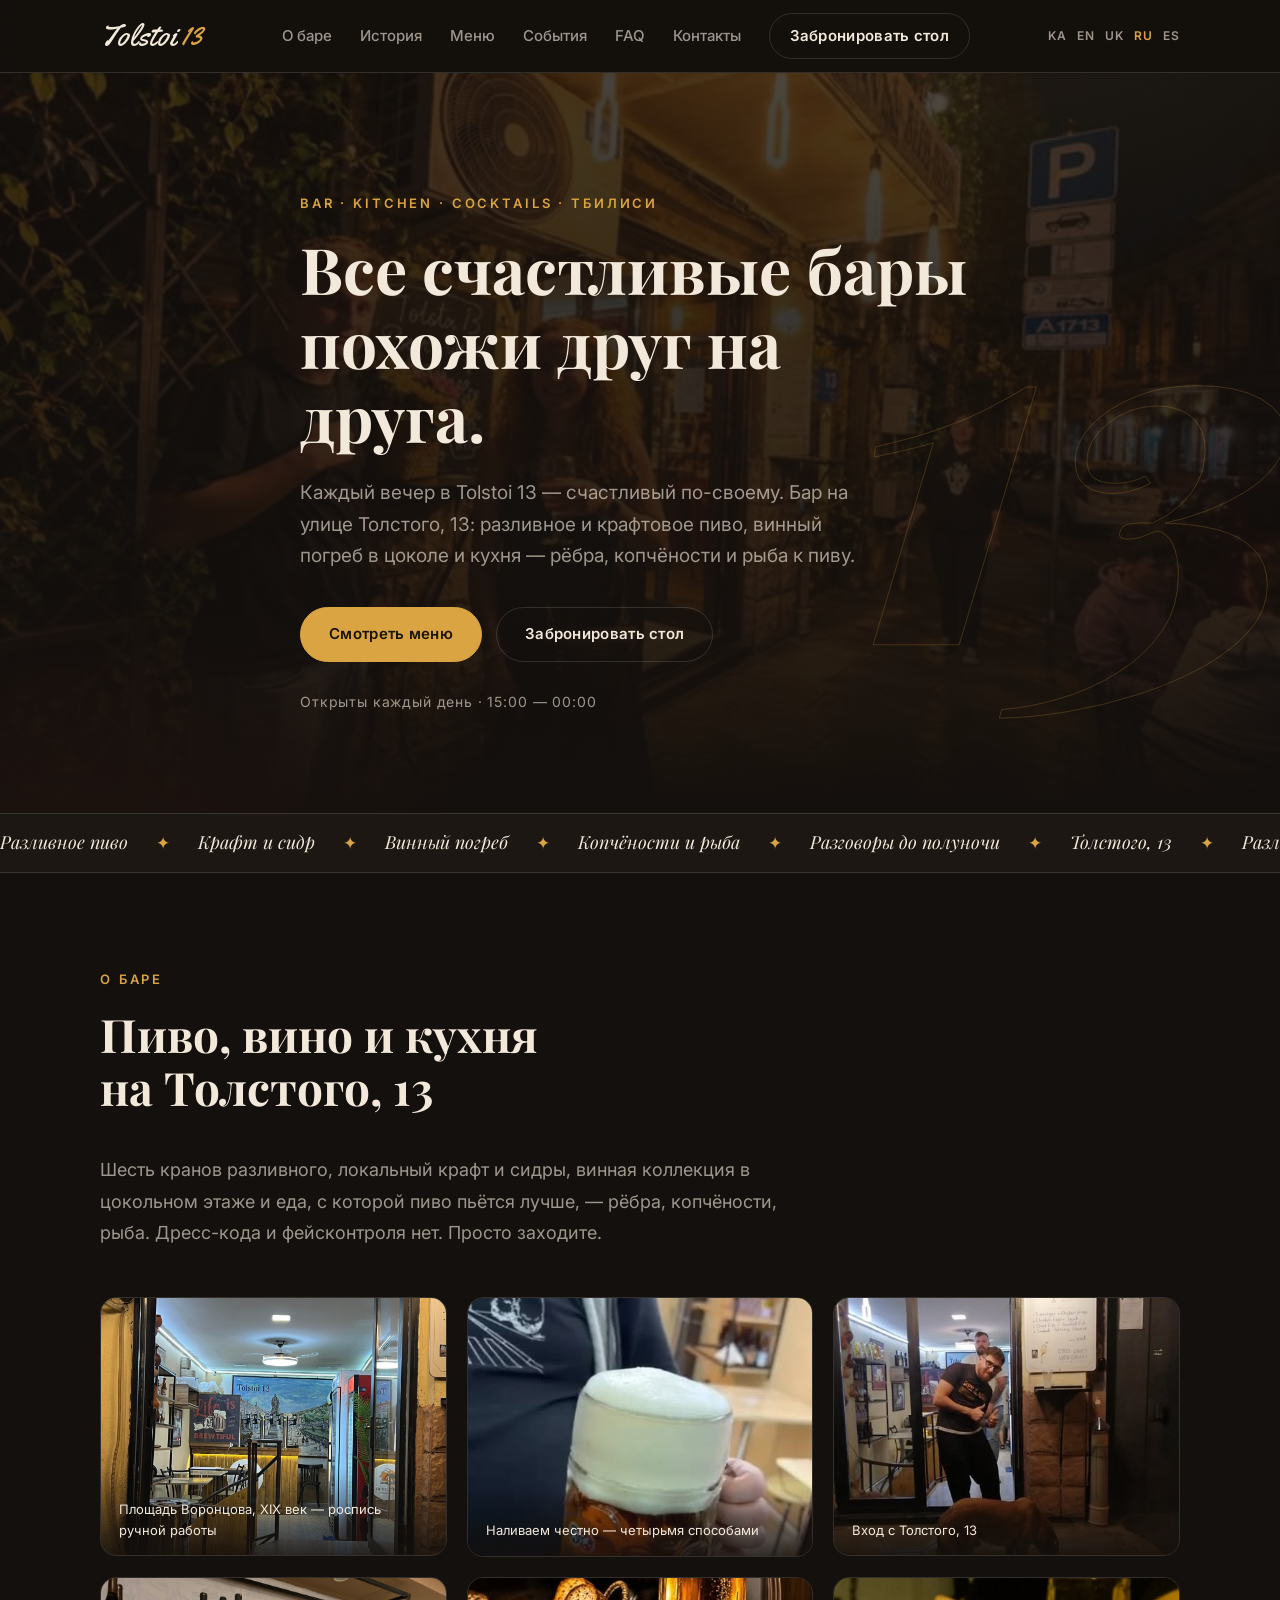
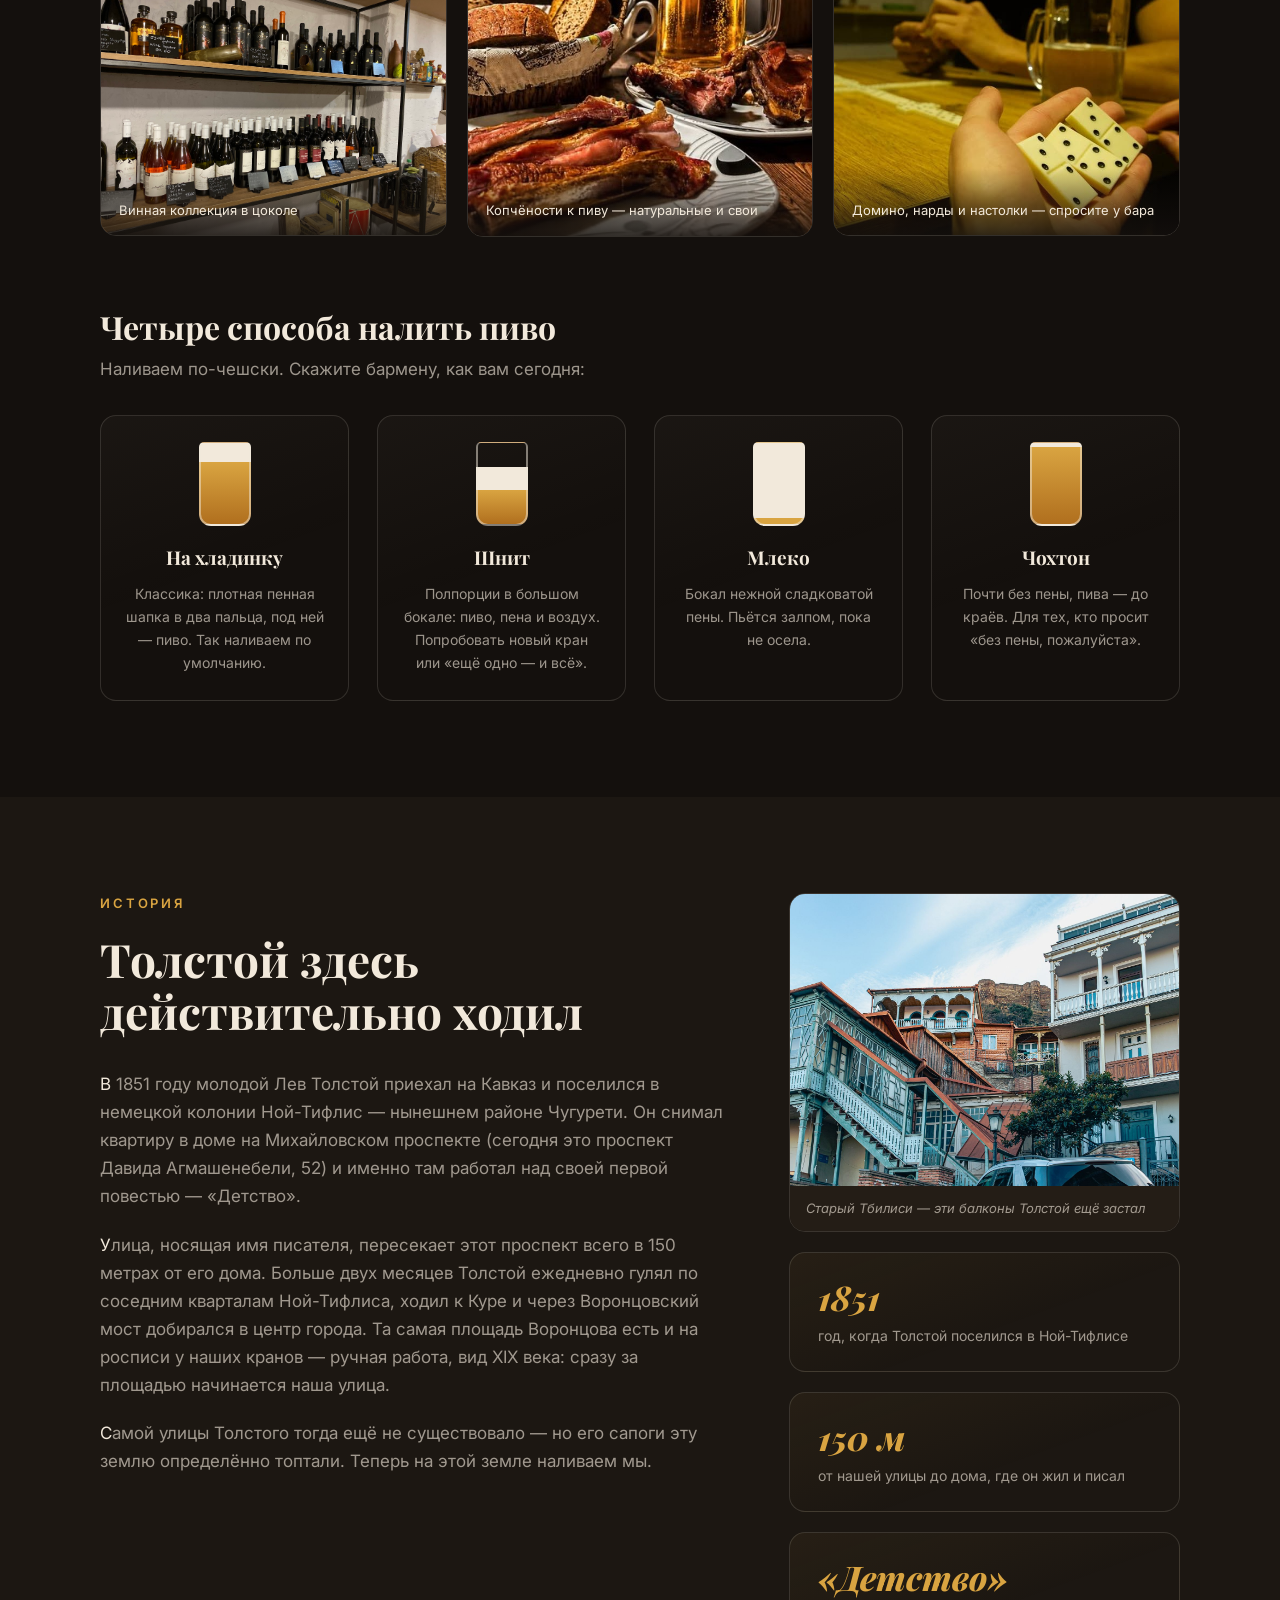
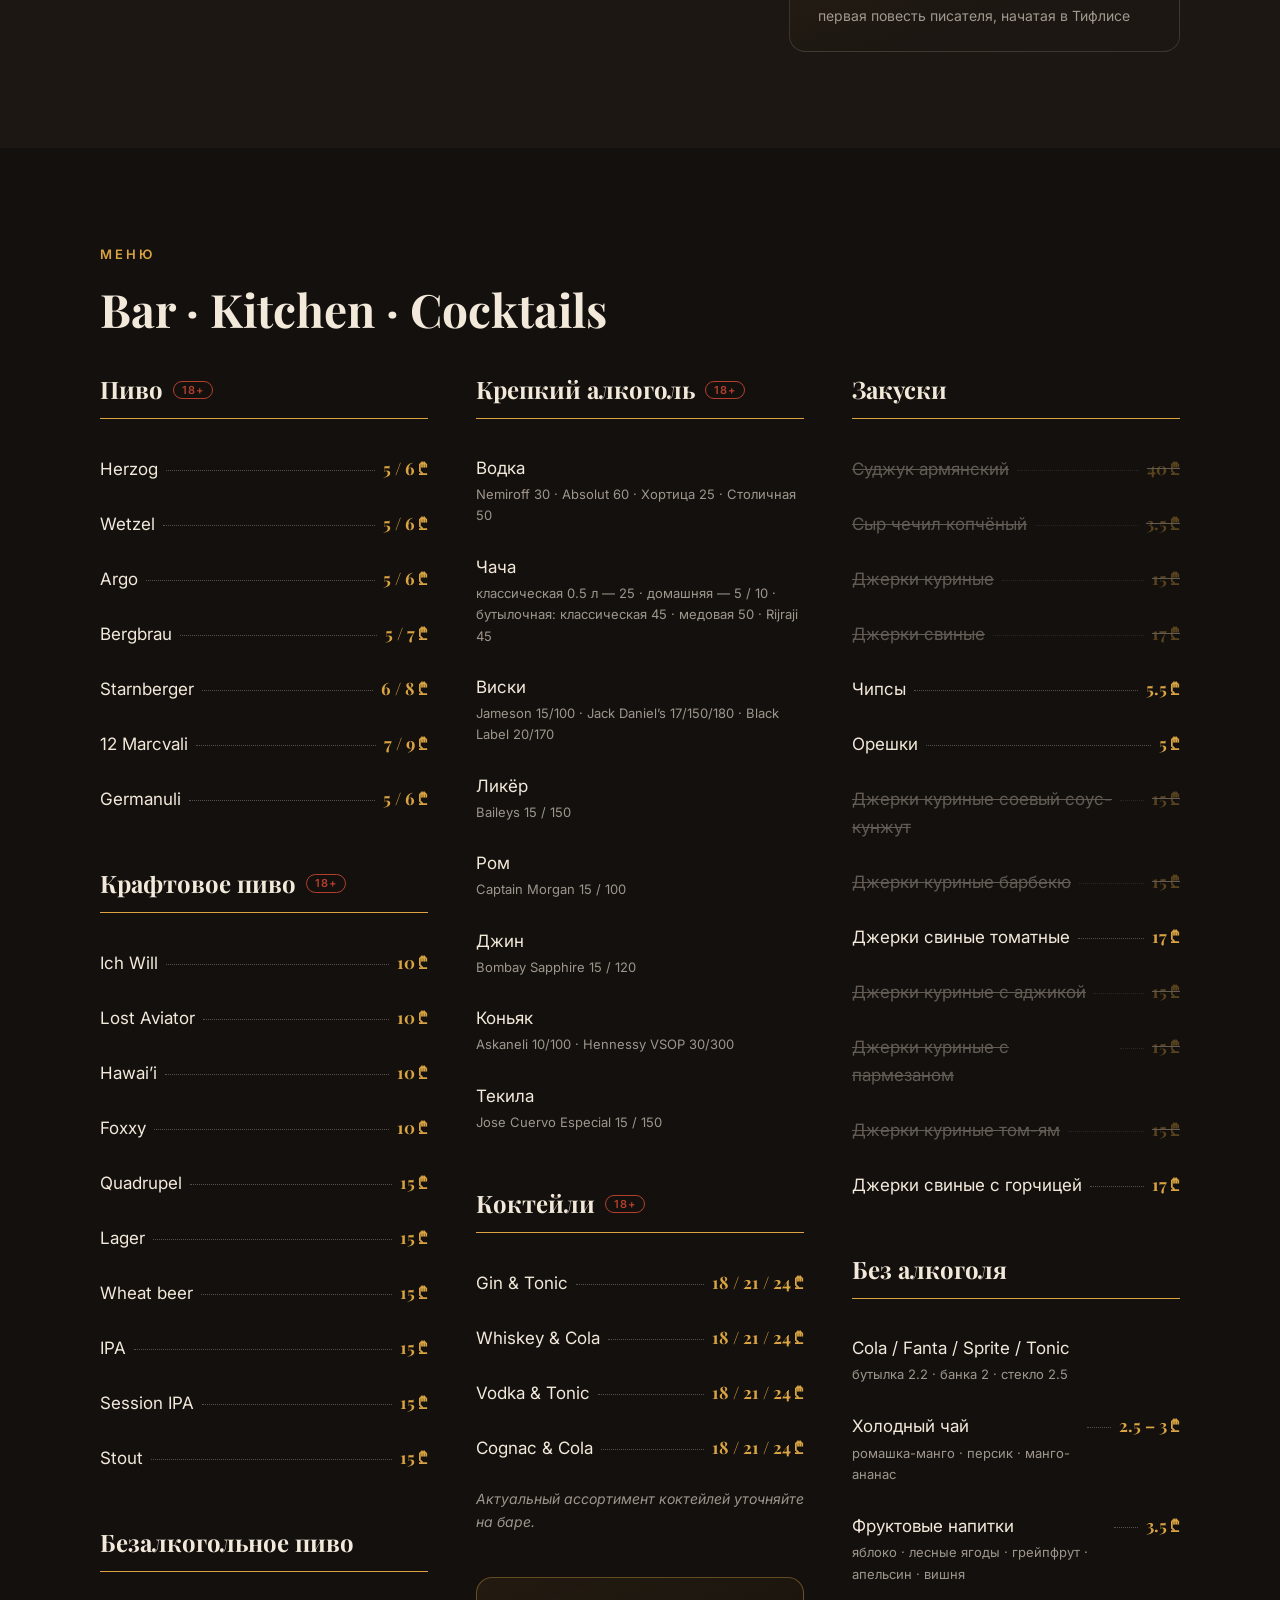
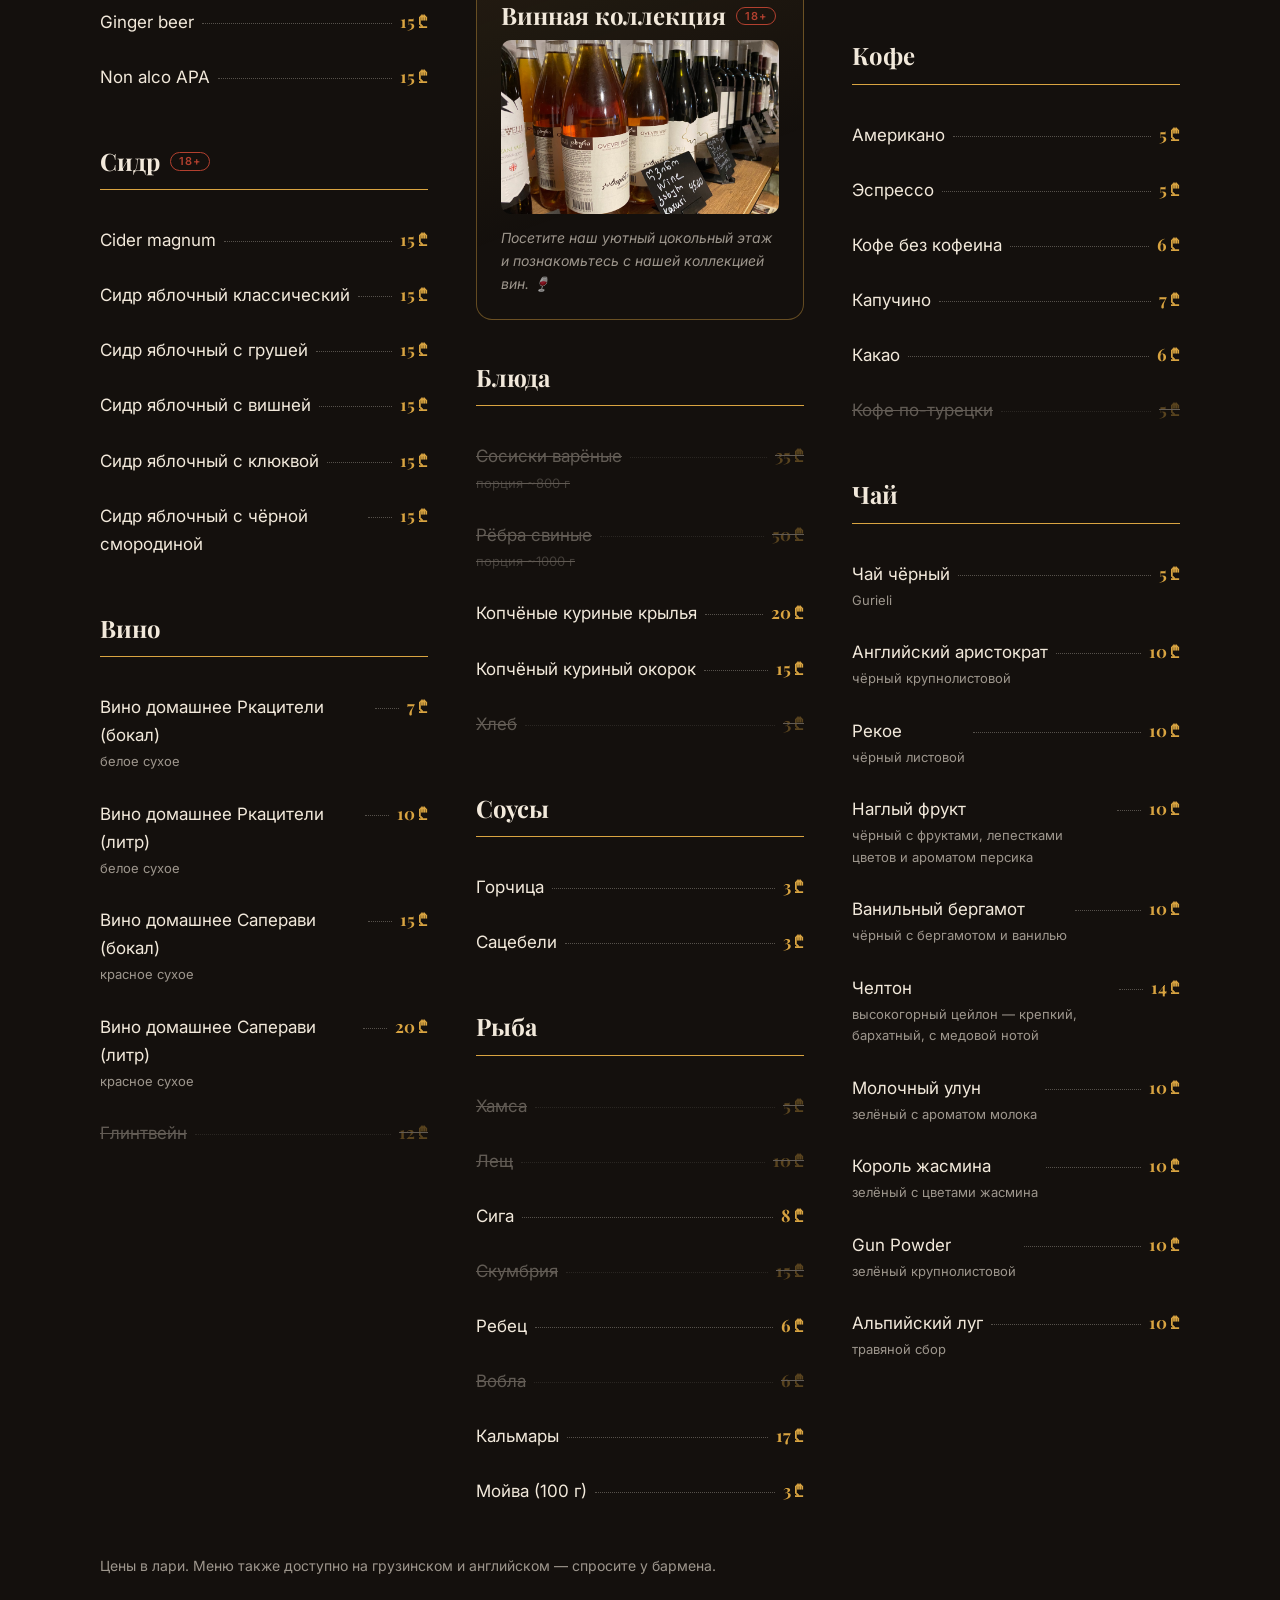
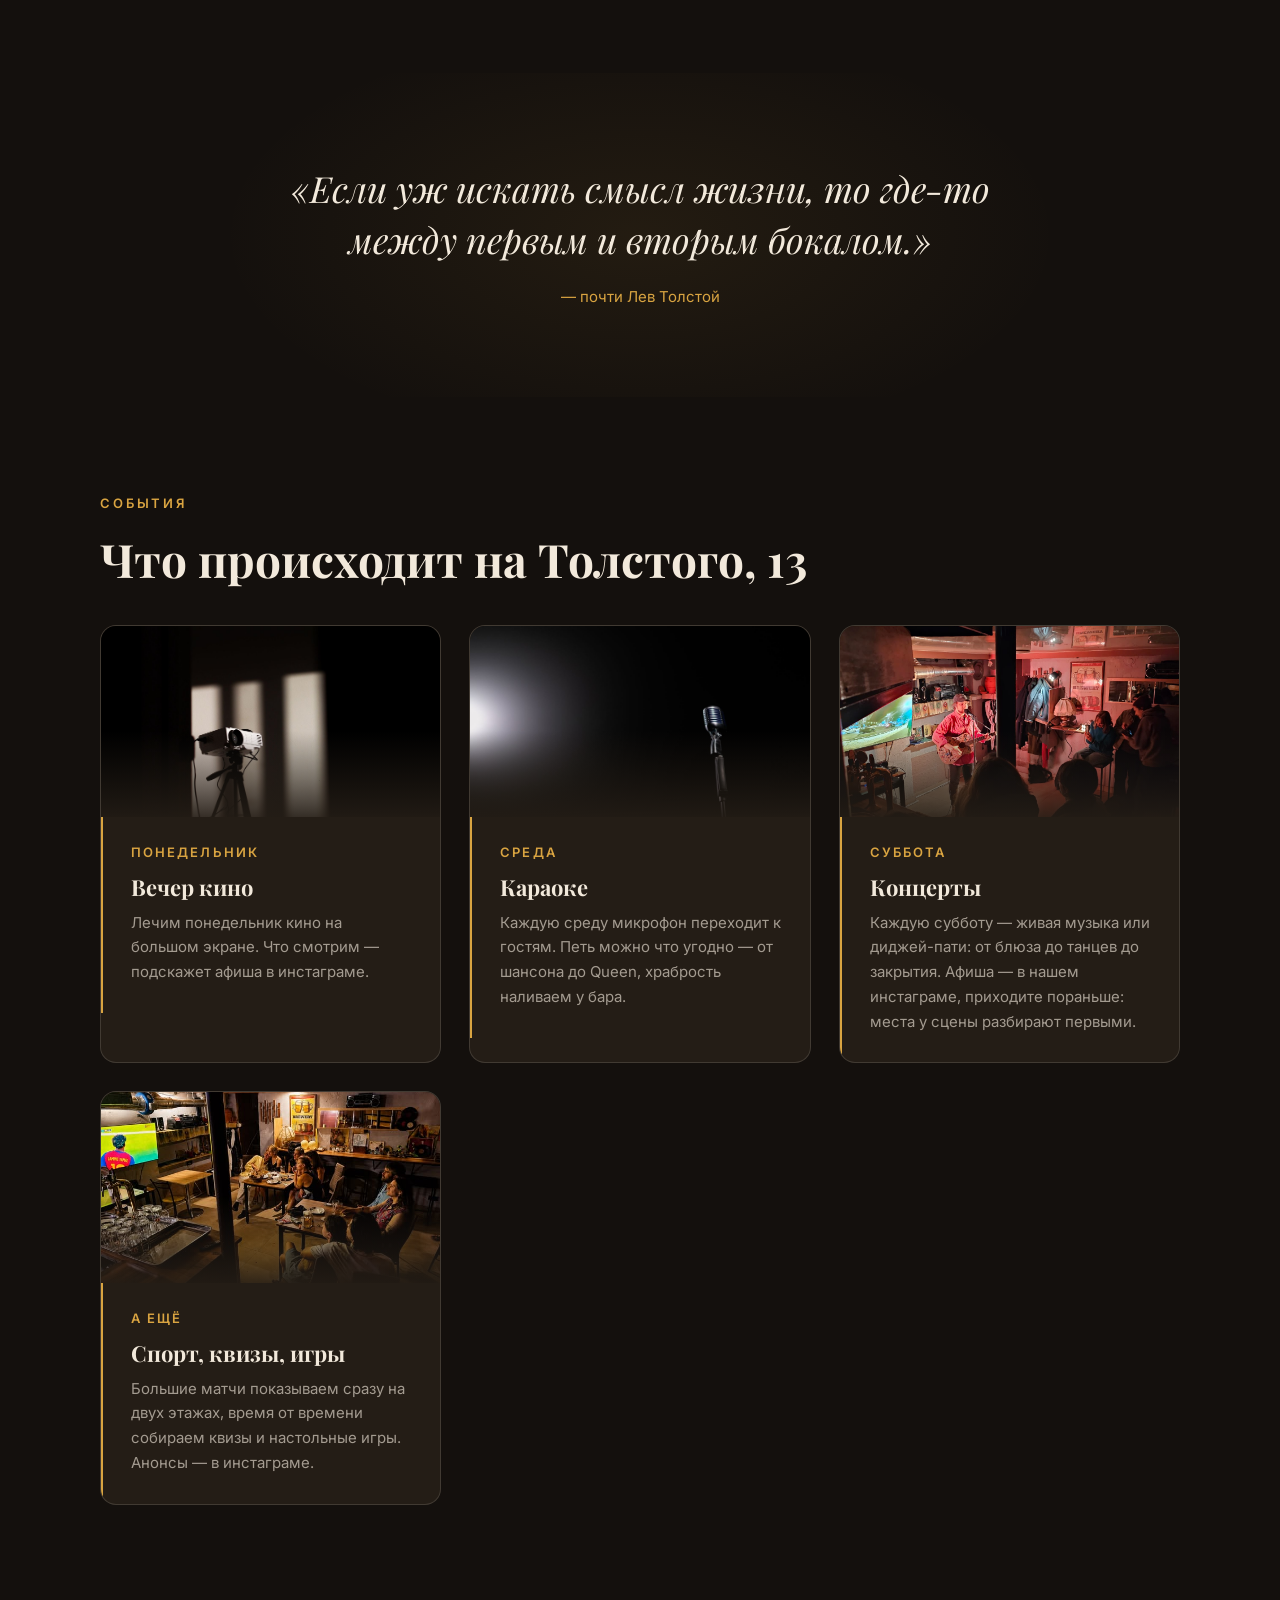
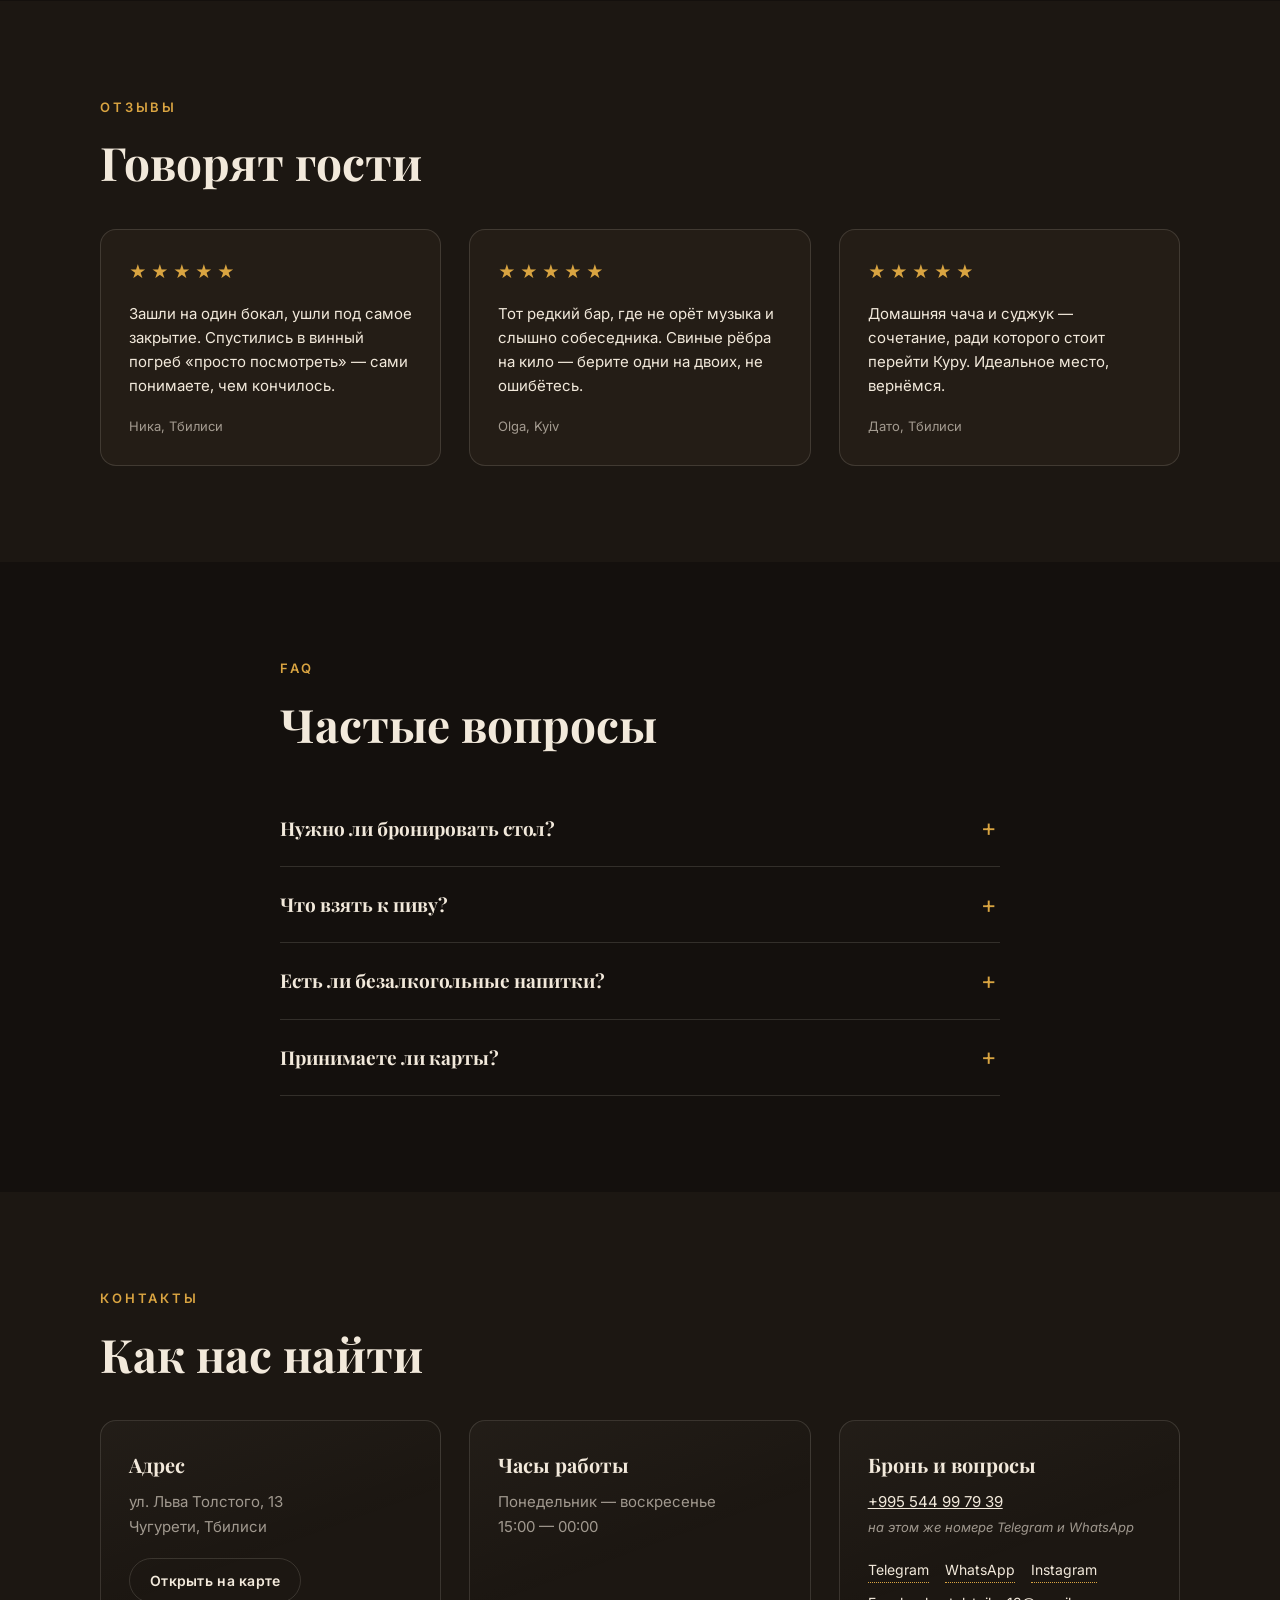
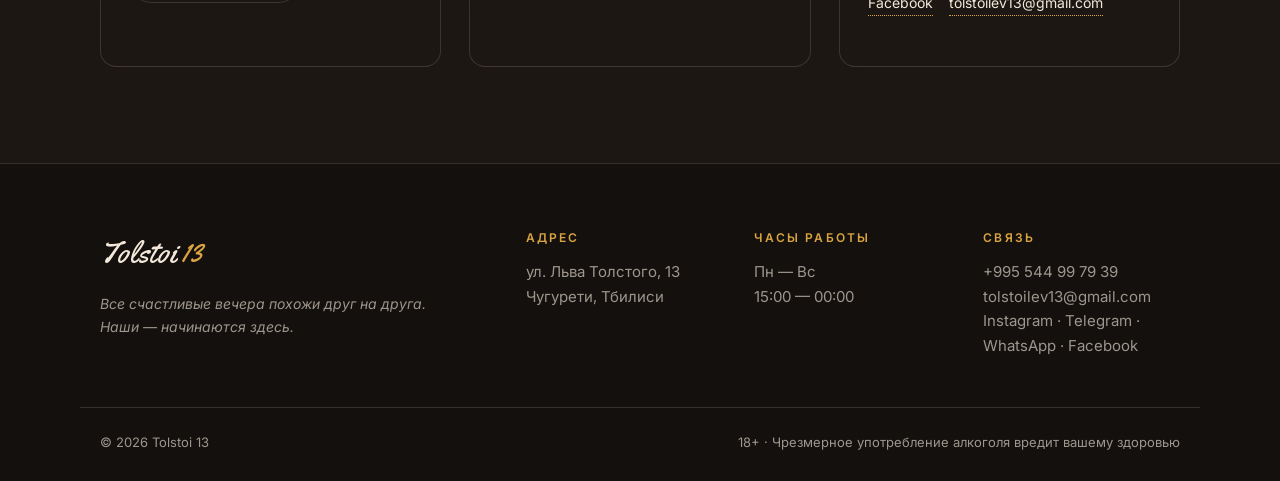
<file: ru/index.html>
<!DOCTYPE html>
<!-- BEGIN app/views/layouts/application.html.erb --><html lang="ru">
  <head>
<meta http-equiv="Content-Type" content="text/html; charset=UTF-8">
    <title>Tolstoi 13 — бар на Толстого, 13 · Тбилиси</title>
    <meta name="viewport" content="width=device-width,initial-scale=1">
    <meta name="description" content="Tolstoi 13 — бар на улице Толстого, 13 в Тбилиси. Шесть кранов пива, крафт, винная коллекция, кухня к пиву, караоке по средам и концерты по субботам.">
    <meta name="csrf-param" content="authenticity_token">
<meta name="csrf-token" content="zhLXR6pKjQLbR_zeCkz9GHgsvnLF-odX5G1LQtH5SvuEPQsNJzZezOneL2YmvfRrQi4BWoR8rgdvBWNCO8izng">
    

    <link rel="preconnect" href="https://fonts.googleapis.com">
    <link rel="preconnect" href="https://fonts.gstatic.com" crossorigin>
    <link href="https://fonts.googleapis.com/css2?family=Playfair+Display:ital,wght@0,400..900;1,400..900&amp;family=Inter:wght@400;500;600&amp;family=Yellowtail&amp;display=swap" rel="stylesheet">

    <link rel="stylesheet" href="/assets/application-6a0b8162.css" data-turbo-track="reload">
    <script type="importmap" data-turbo-track="reload">{
  "imports": {
    "application": "/assets/application-bfcdf840.js",
    "@hotwired/turbo-rails": "/assets/turbo.min-9fd88cd5.js",
    "@hotwired/stimulus": "/assets/stimulus.min-4b1e420e.js",
    "@hotwired/stimulus-loading": "/assets/stimulus-loading-1fc53fe7.js",
    "controllers/application": "/assets/controllers/application-3affb389.js",
    "controllers/hello_controller": "/assets/controllers/hello_controller-708796bd.js",
    "controllers": "/assets/controllers/index-ee64e1f1.js",
    "controllers/nav_controller": "/assets/controllers/nav_controller-94d4a9fb.js"
  }
}</script>
<link rel="modulepreload" href="/assets/application-bfcdf840.js">
<link rel="modulepreload" href="/assets/turbo.min-9fd88cd5.js">
<link rel="modulepreload" href="/assets/stimulus.min-4b1e420e.js">
<link rel="modulepreload" href="/assets/stimulus-loading-1fc53fe7.js">
<link rel="modulepreload" href="/assets/controllers/application-3affb389.js">
<link rel="modulepreload" href="/assets/controllers/hello_controller-708796bd.js">
<link rel="modulepreload" href="/assets/controllers/index-ee64e1f1.js">
<link rel="modulepreload" href="/assets/controllers/nav_controller-94d4a9fb.js">
<script type="module">import "application"</script>
  </head>

  <body data-controller="nav">
    <header class="site-header">
      <div class="container header-inner">
        <a href="#top" class="logo" data-action="nav#close">
          Tolstoi <span class="logo-num">13</span>
        </a>

        <nav class="main-nav" data-nav-target="menu">
          <a href="#about" data-action="nav#close">О баре</a>
          <a href="#history" data-action="nav#close">История</a>
          <a href="#menu" data-action="nav#close">Меню</a>
          <a href="#events" data-action="nav#close">События</a>
          <a href="#faq" data-action="nav#close">FAQ</a>
          <a href="#contacts" data-action="nav#close">Контакты</a>
          <a href="tel:+995544997939" class="btn btn-outline nav-cta" data-action="nav#close">Забронировать стол</a>
        </nav>

        <div class="lang-switch">
              <a href="/">KA</a>
              <a href="/en">EN</a>
              <a href="/uk">UK</a>
              <span class="active">RU</span>
              <a href="/es">ES</a>
        </div>

        <button class="burger" type="button" aria-label="Menu" data-action="nav#toggle">
          <span></span><span></span><span></span>
        </button>
      </div>
    </header>

    <main id="top">
      <!-- BEGIN app/views/pages/home.html.erb -->
<section class="hero">
  <div class="hero-photo" style="background-image: url('/assets/hero-375ea9f3.jpg')" aria-hidden="true"></div>
  <div class="hero-num" aria-hidden="true">13</div>
  <div class="container hero-inner">
    <p class="hero-kicker">Bar · Kitchen · Cocktails · Тбилиси</p>
    <h1>Все счастливые бары<br>похожи друг на друга.</h1>
    <p class="hero-sub">Каждый вечер в Tolstoi 13 — счастливый по-своему. Бар на улице Толстого, 13: разливное и крафтовое пиво, винный погреб в цоколе и кухня — рёбра, копчёности и рыба к пиву.</p>
    <div class="hero-actions">
      <a href="#menu" class="btn btn-primary">Смотреть меню</a>
      <a href="tel:+995544997939" class="btn btn-outline">Забронировать стол</a>
    </div>
    <p class="hero-hours">Открыты каждый день · 15:00 — 00:00</p>
  </div>
</section>

<div class="marquee" aria-hidden="true">
  <div class="marquee-track">
        <span>Разливное пиво</span><i>✦</i>
        <span>Крафт и сидр</span><i>✦</i>
        <span>Винный погреб</span><i>✦</i>
        <span>Копчёности и рыба</span><i>✦</i>
        <span>Разговоры до полуночи</span><i>✦</i>
        <span>Толстого, 13</span><i>✦</i>
        <span>Разливное пиво</span><i>✦</i>
        <span>Крафт и сидр</span><i>✦</i>
        <span>Винный погреб</span><i>✦</i>
        <span>Копчёности и рыба</span><i>✦</i>
        <span>Разговоры до полуночи</span><i>✦</i>
        <span>Толстого, 13</span><i>✦</i>
  </div>
</div>

<section id="about" class="section">
  <div class="container">
    <p class="section-kicker">О баре</p>
    <h2>Пиво, вино и кухня<br>на Толстого, 13</h2>
    <p class="about-lead">Шесть кранов разливного, локальный крафт и сидры, винная коллекция в цокольном этаже и еда, с которой пиво пьётся лучше, — рёбра, копчёности, рыба. Дресс-кода и фейсконтроля нет. Просто заходите.</p>

    <div class="gallery">
        <figure class="gallery-item">
          <img alt="Площадь Воронцова, XIX век — роспись ручной работы" loading="lazy" src="/assets/mural-909747e5.jpg">
          <figcaption>Площадь Воронцова, XIX век — роспись ручной работы</figcaption>
        </figure>
        <figure class="gallery-item">
          <img alt="Наливаем честно — четырьмя способами" loading="lazy" src="/assets/mug-86655516.jpg">
          <figcaption>Наливаем честно — четырьмя способами</figcaption>
        </figure>
        <figure class="gallery-item">
          <img alt="Вход с Толстого, 13" loading="lazy" src="/assets/entrance-5e5e6631.jpg">
          <figcaption>Вход с Толстого, 13</figcaption>
        </figure>
        <figure class="gallery-item">
          <img alt="Винная коллекция в цоколе" loading="lazy" src="/assets/cellar-fd5bc211.jpg">
          <figcaption>Винная коллекция в цоколе</figcaption>
        </figure>
        <figure class="gallery-item">
          <img alt="Копчёности к пиву — натуральные и свои" loading="lazy" src="/assets/snacks-63cb7110.jpg">
          <figcaption>Копчёности к пиву — натуральные и свои</figcaption>
        </figure>
        <figure class="gallery-item">
          <img alt="Домино, нарды и настолки — спросите у бара" loading="lazy" src="/assets/domino-af0f4e1f.jpg">
          <figcaption>Домино, нарды и настолки — спросите у бара</figcaption>
        </figure>
    </div>

    <div class="pours">
      <h3 class="pours-title">Четыре способа налить пиво</h3>
      <p class="pours-sub">Наливаем по-чешски. Скажите бармену, как вам сегодня:</p>
      <div class="pours-grid">
          <div class="pour">
            <div class="pour-glass pour-hladinka" aria-hidden="true"></div>
            <h4>На хладинку</h4>
            <p>Классика: плотная пенная шапка в два пальца, под ней — пиво. Так наливаем по умолчанию.</p>
          </div>
          <div class="pour">
            <div class="pour-glass pour-shnit" aria-hidden="true"></div>
            <h4>Шнит</h4>
            <p>Полпорции в большом бокале: пиво, пена и воздух. Попробовать новый кран или «ещё одно — и всё».</p>
          </div>
          <div class="pour">
            <div class="pour-glass pour-mleko" aria-hidden="true"></div>
            <h4>Млеко</h4>
            <p>Бокал нежной сладковатой пены. Пьётся залпом, пока не осела.</p>
          </div>
          <div class="pour">
            <div class="pour-glass pour-chokhton" aria-hidden="true"></div>
            <h4>Чохтон</h4>
            <p>Почти без пены, пива — до краёв. Для тех, кто просит «без пены, пожалуйста».</p>
          </div>
      </div>
    </div>
  </div>
</section>

<section id="history" class="section section-alt">
  <div class="container history-grid">
    <div class="history-text">
      <p class="section-kicker">История</p>
      <h2>Толстой здесь<br>действительно ходил</h2>
      <p>В 1851 году молодой Лев Толстой приехал на Кавказ и поселился в немецкой колонии Ной-Тифлис — нынешнем районе Чугурети. Он снимал квартиру в доме на Михайловском проспекте (сегодня это проспект Давида Агмашенебели, 52) и именно там работал над своей первой повестью — «Детство».</p>
      <p>Улица, носящая имя писателя, пересекает этот проспект всего в 150 метрах от его дома. Больше двух месяцев Толстой ежедневно гулял по соседним кварталам Ной-Тифлиса, ходил к Куре и через Воронцовский мост добирался в центр города. Та самая площадь Воронцова есть и на росписи у наших кранов — ручная работа, вид XIX века: сразу за площадью начинается наша улица.</p>
      <p>Самой улицы Толстого тогда ещё не существовало — но его сапоги эту землю определённо топтали. Теперь на этой земле наливаем мы.</p>
    </div>
    <aside class="history-facts">
      <figure class="history-photo">
        <img alt="Старые дома с резными балконами в Тбилиси" loading="lazy" src="/assets/tbilisi-d445eee4.jpg">
        <figcaption>Старый Тбилиси — эти балконы Толстой ещё застал</figcaption>
      </figure>
        <div class="fact">
          <span class="fact-num">1851</span>
          <p>год, когда Толстой поселился в Ной-Тифлисе</p>
        </div>
        <div class="fact">
          <span class="fact-num">150 м</span>
          <p>от нашей улицы до дома, где он жил и писал</p>
        </div>
        <div class="fact">
          <span class="fact-num">«Детство»</span>
          <p>первая повесть писателя, начатая в Тифлисе</p>
        </div>
    </aside>
  </div>
</section>

<section id="menu" class="section">
  <div class="container">
    <p class="section-kicker">Меню</p>
    <h2>Bar · Kitchen · Cocktails</h2>

    <div class="menu-flow">
        <div class="menu-group">
          <h3 class="menu-title">Пиво <span class="badge">18+</span>
</h3>
            <ul class="menu-list">
                
                
                
                
                
                
                
            























































<li>
                  <span class="menu-name">Herzog</span>
                    <span class="dots"></span><span class="price">5 / 6 ₾</span>
                </li>
<li>
                  <span class="menu-name">Wetzel</span>
                    <span class="dots"></span><span class="price">5 / 6 ₾</span>
                </li>
<li>
                  <span class="menu-name">Argo</span>
                    <span class="dots"></span><span class="price">5 / 6 ₾</span>
                </li>
<li>
                  <span class="menu-name">Bergbrau</span>
                    <span class="dots"></span><span class="price">5 / 7 ₾</span>
                </li>
<li>
                  <span class="menu-name">Starnberger</span>
                    <span class="dots"></span><span class="price">6 / 8 ₾</span>
                </li>
<li>
                  <span class="menu-name">12 Marcvali</span>
                    <span class="dots"></span><span class="price">7 / 9 ₾</span>
                </li>
<li>
                  <span class="menu-name">Germanuli</span>
                    <span class="dots"></span><span class="price">5 / 6 ₾</span>
                </li>
</ul>
        </div>
        <div class="menu-group">
          <h3 class="menu-title">Крафтовое пиво <span class="badge">18+</span>
</h3>
            <ul class="menu-list">
                
                
                
                
                
                
                
                
                
                
            















































































<li>
                  <span class="menu-name">Ich Will</span>
                    <span class="dots"></span><span class="price">10 ₾</span>
                </li>
<li>
                  <span class="menu-name">Lost Aviator</span>
                    <span class="dots"></span><span class="price">10 ₾</span>
                </li>
<li>
                  <span class="menu-name">Hawai’i</span>
                    <span class="dots"></span><span class="price">10 ₾</span>
                </li>
<li>
                  <span class="menu-name">Foxxy</span>
                    <span class="dots"></span><span class="price">10 ₾</span>
                </li>
<li>
                  <span class="menu-name">Quadrupel</span>
                    <span class="dots"></span><span class="price">15 ₾</span>
                </li>
<li>
                  <span class="menu-name">Lager</span>
                    <span class="dots"></span><span class="price">15 ₾</span>
                </li>
<li>
                  <span class="menu-name">Wheat beer</span>
                    <span class="dots"></span><span class="price">15 ₾</span>
                </li>
<li>
                  <span class="menu-name">IPA</span>
                    <span class="dots"></span><span class="price">15 ₾</span>
                </li>
<li>
                  <span class="menu-name">Session IPA</span>
                    <span class="dots"></span><span class="price">15 ₾</span>
                </li>
<li>
                  <span class="menu-name">Stout</span>
                    <span class="dots"></span><span class="price">15 ₾</span>
                </li>
</ul>
        </div>
        <div class="menu-group">
          <h3 class="menu-title">Безалкогольное пиво</h3>
            <ul class="menu-list">
                
                
            















<li>
                  <span class="menu-name">Ginger beer</span>
                    <span class="dots"></span><span class="price">15 ₾</span>
                </li>
<li>
                  <span class="menu-name">Non alco APA</span>
                    <span class="dots"></span><span class="price">15 ₾</span>
                </li>
</ul>
        </div>
        <div class="menu-group">
          <h3 class="menu-title">Сидр <span class="badge">18+</span>
</h3>
            <ul class="menu-list">
                
                
                
                
                
                
            















































<li>
                  <span class="menu-name">Cider magnum</span>
                    <span class="dots"></span><span class="price">15 ₾</span>
                </li>
<li>
                  <span class="menu-name">Сидр яблочный классический</span>
                    <span class="dots"></span><span class="price">15 ₾</span>
                </li>
<li>
                  <span class="menu-name">Сидр яблочный с грушей</span>
                    <span class="dots"></span><span class="price">15 ₾</span>
                </li>
<li>
                  <span class="menu-name">Сидр яблочный с вишней</span>
                    <span class="dots"></span><span class="price">15 ₾</span>
                </li>
<li>
                  <span class="menu-name">Сидр яблочный с клюквой</span>
                    <span class="dots"></span><span class="price">15 ₾</span>
                </li>
<li>
                  <span class="menu-name">Сидр яблочный с чёрной смородиной</span>
                    <span class="dots"></span><span class="price">15 ₾</span>
                </li>
</ul>
        </div>
<div class="menu-group">
          <h3 class="menu-title">Вино</h3>
            <ul class="menu-list">
            <li>
                  <span class="menu-name">Вино домашнее Ркацители (бокал)<em>белое сухое</em></span>
                    <span class="dots"></span><span class="price">7 ₾</span>
                </li>
<li>
                  <span class="menu-name">Вино домашнее Ркацители (литр)<em>белое сухое</em></span>
                    <span class="dots"></span><span class="price">10 ₾</span>
                </li>
<li>
                  <span class="menu-name">Вино домашнее Саперави (бокал)<em>красное сухое</em></span>
                    <span class="dots"></span><span class="price">15 ₾</span>
                </li>
<li>
                  <span class="menu-name">Вино домашнее Саперави (литр)<em>красное сухое</em></span>
                    <span class="dots"></span><span class="price">20 ₾</span>
                </li>
<li class="sold-out">
                  <span class="menu-name">Глинтвейн</span>
                    <span class="dots"></span><span class="price">12 ₾</span>
                </li>
</ul>
        </div>
        <div class="menu-group">
          <h3 class="menu-title">Крепкий алкоголь <span class="badge">18+</span>
</h3>
            <ul class="menu-list">
                <li>
                  <span class="menu-name">Водка<em>Nemiroff 30 · Absolut 60 · Хортица 25 · Столичная 50</em></span>
                </li>
                <li>
                  <span class="menu-name">Чача<em>классическая 0.5 л — 25 · домашняя — 5 / 10 · бутылочная: классическая 45 · медовая 50 · Rijraji 45</em></span>
                </li>
                <li>
                  <span class="menu-name">Виски<em>Jameson 15/100 · Jack Daniel’s 17/150/180 · Black Label 20/170</em></span>
                </li>
                <li>
                  <span class="menu-name">Ликёр<em>Baileys 15 / 150</em></span>
                </li>
                <li>
                  <span class="menu-name">Ром<em>Captain Morgan 15 / 100</em></span>
                </li>
                <li>
                  <span class="menu-name">Джин<em>Bombay Sapphire 15 / 120</em></span>
                </li>
                <li>
                  <span class="menu-name">Коньяк<em>Askaneli 10/100 · Hennessy VSOP 30/300</em></span>
                </li>
                <li>
                  <span class="menu-name">Текила<em>Jose Cuervo Especial 15 / 150</em></span>
                </li>
            </ul>
        </div>
        <div class="menu-group">
          <h3 class="menu-title">Коктейли <span class="badge">18+</span>
</h3>
            <ul class="menu-list">
                <li>
                  <span class="menu-name">Gin &amp; Tonic</span>
                    <span class="dots"></span><span class="price">18 / 21 / 24 ₾</span>
                </li>
                <li>
                  <span class="menu-name">Whiskey &amp; Cola</span>
                    <span class="dots"></span><span class="price">18 / 21 / 24 ₾</span>
                </li>
                <li>
                  <span class="menu-name">Vodka &amp; Tonic</span>
                    <span class="dots"></span><span class="price">18 / 21 / 24 ₾</span>
                </li>
                <li>
                  <span class="menu-name">Cognac &amp; Cola</span>
                    <span class="dots"></span><span class="price">18 / 21 / 24 ₾</span>
                </li>
            </ul>
            <p class="menu-group-note">Актуальный ассортимент коктейлей уточняйте на баре.</p>
        </div>
        <div class="menu-group menu-wine">
          <h3 class="menu-title">Винная коллекция <span class="badge">18+</span>
</h3>
            <img alt="Бутылки квеври-вина на полке" loading="lazy" src="/assets/winebottles-caa6f89c.jpg">
            
            <p class="menu-group-note">Посетите наш уютный цокольный этаж и познакомьтесь с нашей коллекцией вин. 🍷</p>
        </div>
        <div class="menu-group">
          <h3 class="menu-title">Блюда</h3>
            <ul class="menu-list">
                
                
                
                
                
            







































<li class="sold-out">
                  <span class="menu-name">Сосиски варёные<em>порция ~800 г</em></span>
                    <span class="dots"></span><span class="price">35 ₾</span>
                </li>
<li class="sold-out">
                  <span class="menu-name">Рёбра свиные<em>порция ~1000 г</em></span>
                    <span class="dots"></span><span class="price">50 ₾</span>
                </li>
<li>
                  <span class="menu-name">Копчёные куриные крылья</span>
                    <span class="dots"></span><span class="price">20 ₾</span>
                </li>
<li>
                  <span class="menu-name">Копчёный куриный окорок</span>
                    <span class="dots"></span><span class="price">15 ₾</span>
                </li>
<li class="sold-out">
                  <span class="menu-name">Хлеб</span>
                    <span class="dots"></span><span class="price">3 ₾</span>
                </li>
</ul>
        </div>
        <div class="menu-group">
          <h3 class="menu-title">Соусы</h3>
            <ul class="menu-list">
                
                
            















<li>
                  <span class="menu-name">Горчица</span>
                    <span class="dots"></span><span class="price">3 ₾</span>
                </li>
<li>
                  <span class="menu-name">Сацебели</span>
                    <span class="dots"></span><span class="price">3 ₾</span>
                </li>
</ul>
        </div>
        <div class="menu-group">
          <h3 class="menu-title">Рыба</h3>
            <ul class="menu-list">
                
                
                
                
                
                
                
            































































<li class="sold-out">
                  <span class="menu-name">Хамса</span>
                    <span class="dots"></span><span class="price">5 ₾</span>
                </li>
<li class="sold-out">
                  <span class="menu-name">Лещ</span>
                    <span class="dots"></span><span class="price">10 ₾</span>
                </li>
<li>
                  <span class="menu-name">Сига</span>
                    <span class="dots"></span><span class="price">8 ₾</span>
                </li>
<li class="sold-out">
                  <span class="menu-name">Скумбрия</span>
                    <span class="dots"></span><span class="price">15 ₾</span>
                </li>
<li>
                  <span class="menu-name">Ребец</span>
                    <span class="dots"></span><span class="price">6 ₾</span>
                </li>
<li class="sold-out">
                  <span class="menu-name">Вобла</span>
                    <span class="dots"></span><span class="price">6 ₾</span>
                </li>
<li>
                  <span class="menu-name">Кальмары</span>
                    <span class="dots"></span><span class="price">17 ₾</span>
                </li>
<li>
                  <span class="menu-name">Мойва (100 г)</span>
                    <span class="dots"></span><span class="price">3 ₾</span>
                </li>
</ul>
        </div>
        <div class="menu-group">
          <h3 class="menu-title">Закуски</h3>
            <ul class="menu-list">
                
                
                
                
            


























































































<li class="sold-out">
                  <span class="menu-name">Суджук армянский</span>
                    <span class="dots"></span><span class="price">40 ₾</span>
                </li>
<li class="sold-out">
                  <span class="menu-name">Сыр чечил копчёный</span>
                    <span class="dots"></span><span class="price">3.5 ₾</span>
                </li>
<li class="sold-out">
                  <span class="menu-name">Джерки куриные</span>
                    <span class="dots"></span><span class="price">15 ₾</span>
                </li>
<li class="sold-out">
                  <span class="menu-name">Джерки свиные</span>
                    <span class="dots"></span><span class="price">17 ₾</span>
                </li>
<li>
<span class="menu-name">Чипсы</span><span class="dots"></span><span class="price">5.5 ₾</span>
</li>
<li>
<span class="menu-name">Орешки</span><span class="dots"></span><span class="price">5 ₾</span>
</li>
<li class="sold-out">
                  <span class="menu-name">Джерки куриные соевый соус-кунжут</span>
                    <span class="dots"></span><span class="price">15 ₾</span>
                </li>
<li class="sold-out">
                  <span class="menu-name">Джерки куриные барбекю</span>
                    <span class="dots"></span><span class="price">15 ₾</span>
                </li>
<li>
                  <span class="menu-name">Джерки свиные томатные</span>
                    <span class="dots"></span><span class="price">17 ₾</span>
                </li>
<li class="sold-out">
                  <span class="menu-name">Джерки куриные с аджикой</span>
                    <span class="dots"></span><span class="price">15 ₾</span>
                </li>
<li class="sold-out">
                  <span class="menu-name">Джерки куриные с пармезаном</span>
                    <span class="dots"></span><span class="price">15 ₾</span>
                </li>
<li class="sold-out">
                  <span class="menu-name">Джерки куриные том-ям</span>
                    <span class="dots"></span><span class="price">15 ₾</span>
                </li>
<li>
                  <span class="menu-name">Джерки свиные с горчицей</span>
                    <span class="dots"></span><span class="price">17 ₾</span>
                </li>
</ul>
        </div>
        <div class="menu-group">
          <h3 class="menu-title">Без алкоголя</h3>
            <ul class="menu-list">
                <li>
                  <span class="menu-name">Cola / Fanta / Sprite / Tonic<em>бутылка 2.2 · банка 2 · стекло 2.5</em></span>
                </li>
                
                
                <li>
                  <span class="menu-name">Холодный чай<em>ромашка-манго · персик · манго-ананас</em></span>
                    <span class="dots"></span><span class="price">2.5 – 3 ₾</span>
                </li>
                <li>
                  <span class="menu-name">Фруктовые напитки<em>яблоко · лесные ягоды · грейпфрут · апельсин · вишня</em></span>
                    <span class="dots"></span><span class="price">3.5 ₾</span>
                </li>
            </ul>
        </div>
<div class="menu-group">
          <h3 class="menu-title">Кофе</h3>
            <ul class="menu-list">
            





<li>
                  <span class="menu-name">Американо</span>
                    <span class="dots"></span><span class="price">5 ₾</span>
                </li>
<li>
                  <span class="menu-name">Эспрессо</span>
                    <span class="dots"></span><span class="price">5 ₾</span>
                </li>
<li>
                  <span class="menu-name">Кофе без кофеина</span>
                    <span class="dots"></span><span class="price">6 ₾</span>
                </li>
<li>
                  <span class="menu-name">Капучино</span>
                    <span class="dots"></span><span class="price">7 ₾</span>
                </li>
<li>
                  <span class="menu-name">Какао</span>
                    <span class="dots"></span><span class="price">6 ₾</span>
                </li>
<li class="sold-out">
                  <span class="menu-name">Кофе по-турецки</span>
                    <span class="dots"></span><span class="price">5 ₾</span>
                </li>
</ul>
        </div>
<div class="menu-group">
          <h3 class="menu-title">Чай</h3>
            <ul class="menu-list">
            









<li>
                  <span class="menu-name">Чай чёрный<em>Gurieli</em></span>
                    <span class="dots"></span><span class="price">5 ₾</span>
                </li>
<li>
                  <span class="menu-name">Английский аристократ<em>чёрный крупнолистовой</em></span>
                    <span class="dots"></span><span class="price">10 ₾</span>
                </li>
<li>
                  <span class="menu-name">Рекое<em>чёрный листовой</em></span>
                    <span class="dots"></span><span class="price">10 ₾</span>
                </li>
<li>
                  <span class="menu-name">Наглый фрукт<em>чёрный с фруктами, лепестками цветов и ароматом персика</em></span>
                    <span class="dots"></span><span class="price">10 ₾</span>
                </li>
<li>
                  <span class="menu-name">Ванильный бергамот<em>чёрный с бергамотом и ванилью</em></span>
                    <span class="dots"></span><span class="price">10 ₾</span>
                </li>
<li>
                  <span class="menu-name">Челтон<em>высокогорный цейлон — крепкий, бархатный, с медовой нотой</em></span>
                    <span class="dots"></span><span class="price">14 ₾</span>
                </li>
<li>
                  <span class="menu-name">Молочный улун<em>зелёный с ароматом молока</em></span>
                    <span class="dots"></span><span class="price">10 ₾</span>
                </li>
<li>
                  <span class="menu-name">Король жасмина<em>зелёный с цветами жасмина</em></span>
                    <span class="dots"></span><span class="price">10 ₾</span>
                </li>
<li>
                  <span class="menu-name">Gun Powder<em>зелёный крупнолистовой</em></span>
                    <span class="dots"></span><span class="price">10 ₾</span>
                </li>
<li>
                  <span class="menu-name">Альпийский луг<em>травяной сбор</em></span>
                    <span class="dots"></span><span class="price">10 ₾</span>
                </li>
</ul>
        </div>
    </div>

    <p class="menu-note">Цены в лари. Меню также доступно на грузинском и английском — спросите у бармена.</p>
  </div>
</section>

<section class="quote">
  <div class="container">
    <blockquote>
      «Если уж искать смысл жизни, то где-то между первым и вторым бокалом.»
      <cite>— почти Лев Толстой</cite>
    </blockquote>
  </div>
</section>

<section id="events" class="section">
  <div class="container">
    <p class="section-kicker">События</p>
    <h2>Что происходит на Толстого, 13</h2>
    <div class="events">
<article class="event"><div class="event-photo"><img alt="Проектор в тёмной комнате" loading="lazy" src="/assets/cinema-22df5e44.jpg"></div>
<div class="event-body">
<span class="event-day">Понедельник</span><h3>Вечер кино</h3>
<p>Лечим понедельник кино на большом экране. Что смотрим — подскажет афиша в инстаграме.</p>
</div></article><article class="event"><div class="event-photo"><img alt="Микрофон в свете прожектора" loading="lazy" src="/assets/karaoke-bf841109.jpg"></div>
<div class="event-body">
<span class="event-day">Среда</span><h3>Караоке</h3>
<p>Каждую среду микрофон переходит к гостям. Петь можно что угодно — от шансона до Queen, храбрость наливаем у бара.</p>
</div></article><article class="event"><div class="event-photo"><img alt="Живой концерт в баре: гитарист у микрофона" loading="lazy" src="/assets/blues-ddbc2cdb.jpg"></div>
<div class="event-body">
<span class="event-day">Суббота</span><h3>Концерты</h3>
<p>Каждую субботу — живая музыка или диджей-пати: от блюза до танцев до закрытия. Афиша — в нашем инстаграме, приходите пораньше: места у сцены разбирают первыми.</p>
</div></article><article class="event"><div class="event-photo"><img alt="Гости смотрят футбольную трансляцию на большом экране в баре" loading="lazy" src="/assets/sport-870e4937.jpg"></div>
<div class="event-body">
<span class="event-day">А ещё</span><h3>Спорт, квизы, игры</h3>
<p>Большие матчи показываем сразу на двух этажах, время от времени собираем квизы и настольные игры. Анонсы — в инстаграме.</p>
</div></article>
</div>
  </div>
</section>

<section class="section section-alt">
  <div class="container">
    <p class="section-kicker">Отзывы</p>
    <h2>Говорят гости</h2>
    <div class="reviews">
        <figure class="review">
          <div class="stars" aria-label="5/5">★★★★★</div>
          <blockquote>Зашли на один бокал, ушли под самое закрытие. Спустились в винный погреб «просто посмотреть» — сами понимаете, чем кончилось.</blockquote>
          <figcaption>Ника, Тбилиси</figcaption>
        </figure>
        <figure class="review">
          <div class="stars" aria-label="5/5">★★★★★</div>
          <blockquote>Тот редкий бар, где не орёт музыка и слышно собеседника. Свиные рёбра на кило — берите одни на двоих, не ошибётесь.</blockquote>
          <figcaption>Olga, Kyiv</figcaption>
        </figure>
        <figure class="review">
          <div class="stars" aria-label="5/5">★★★★★</div>
          <blockquote>Домашняя чача и суджук — сочетание, ради которого стоит перейти Куру. Идеальное место, вернёмся.</blockquote>
          <figcaption>Дато, Тбилиси</figcaption>
        </figure>
    </div>
  </div>
</section>

<section id="faq" class="section">
  <div class="container container-narrow">
    <p class="section-kicker">FAQ</p>
    <h2>Частые вопросы</h2>
    <div class="faq">
        <details>
          <summary>Нужно ли бронировать стол?</summary>
          <p>В будни обычно есть места, а в пятницу, субботу и на караоке по средам лучше позвонить — <a href="tel:+995544997939">+995 544 99 79 39</a> — или написать в Instagram <a href="https://www.instagram.com/bartolstoi13" target="_blank" rel="noopener">@bartolstoi13</a>.</p>
        </details>
        <details>
          <summary>Что взять к пиву?</summary>
          <p>Классика — копчёные крылья или рыба: от хамсы до кальмаров. Большой компанией берите свиные рёбра, порция около килограмма.</p>
        </details>
        <details>
          <summary>Есть ли безалкогольные напитки?</summary>
          <p>Да: безалкогольное пиво (имбирное и APA), холодный чай — ромашка-манго, персик, манго-ананас, — фруктовые напитки, чай и кофе по-турецки.</p>
        </details>
        <details>
          <summary>Принимаете ли карты?</summary>
          <p>Принимаем карты, Apple Pay и Google Pay. Наличные лари тоже любим.</p>
        </details>
    </div>
  </div>
</section>

<section id="contacts" class="section section-alt">
  <div class="container">
    <p class="section-kicker">Контакты</p>
    <h2>Как нас найти</h2>
    <div class="contacts">
      <div class="contact-card">
        <h3>Адрес</h3>
        <p>ул. Льва Толстого, 13<br>Чугурети, Тбилиси</p>
        <a class="btn btn-outline" href="https://maps.app.goo.gl/d6UiW9b7LP6tiaUaA" target="_blank" rel="noopener">Открыть на карте</a>
      </div>
      <div class="contact-card">
        <h3>Часы работы</h3>
        <p>Понедельник — воскресенье<br>15:00 — 00:00</p>
      </div>
      <div class="contact-card">
        <h3>Бронь и вопросы</h3>
        <p>
          <a href="tel:+995544997939">+995 544 99 79 39</a><br>
          <span class="contact-note">на этом же номере Telegram и WhatsApp</span>
        </p>
        <p class="contact-links">
          <a href="https://t.me/+995544997939" target="_blank" rel="noopener">Telegram</a>
          <a href="https://wa.me/995544997939" target="_blank" rel="noopener">WhatsApp</a>
          <a href="https://www.instagram.com/bartolstoi13" target="_blank" rel="noopener">Instagram</a>
          <a href="https://www.facebook.com/profile.php?id=61577458991324" target="_blank" rel="noopener">Facebook</a>
          <a href="mailto:tolstoilev13@gmail.com">tolstoilev13@gmail.com</a>
        </p>
      </div>
    </div>
  </div>
</section>
<!-- END app/views/pages/home.html.erb -->
    </main>

    <footer class="site-footer">
      <div class="container footer-inner">
        <div class="footer-brand">
          <span class="logo">Tolstoi <span class="logo-num">13</span></span>
          <p>Все счастливые вечера похожи друг на друга.<br>Наши — начинаются здесь.</p>
        </div>
        <div class="footer-col">
          <h4>Адрес</h4>
          <p>ул. Льва Толстого, 13<br>Чугурети, Тбилиси</p>
        </div>
        <div class="footer-col">
          <h4>Часы работы</h4>
          <p>Пн — Вс<br>15:00 — 00:00</p>
        </div>
        <div class="footer-col">
          <h4>Связь</h4>
          <p>
            <a href="tel:+995544997939">+995 544 99 79 39</a><br>
            <a href="mailto:tolstoilev13@gmail.com">tolstoilev13@gmail.com</a><br>
            <a href="https://www.instagram.com/bartolstoi13" target="_blank" rel="noopener">Instagram</a> ·
            <a href="https://t.me/+995544997939" target="_blank" rel="noopener">Telegram</a> ·
            <a href="https://wa.me/995544997939" target="_blank" rel="noopener">WhatsApp</a> ·
            <a href="https://www.facebook.com/profile.php?id=61577458991324" target="_blank" rel="noopener">Facebook</a>
          </p>
        </div>
      </div>
      <div class="container footer-bottom">
        <span>© 2026 Tolstoi 13</span>
        <span class="footer-18">18+ · Чрезмерное употребление алкоголя вредит вашему здоровью</span>
      </div>
    </footer>
  </body>
</html><!-- END app/views/layouts/application.html.erb -->
</file>
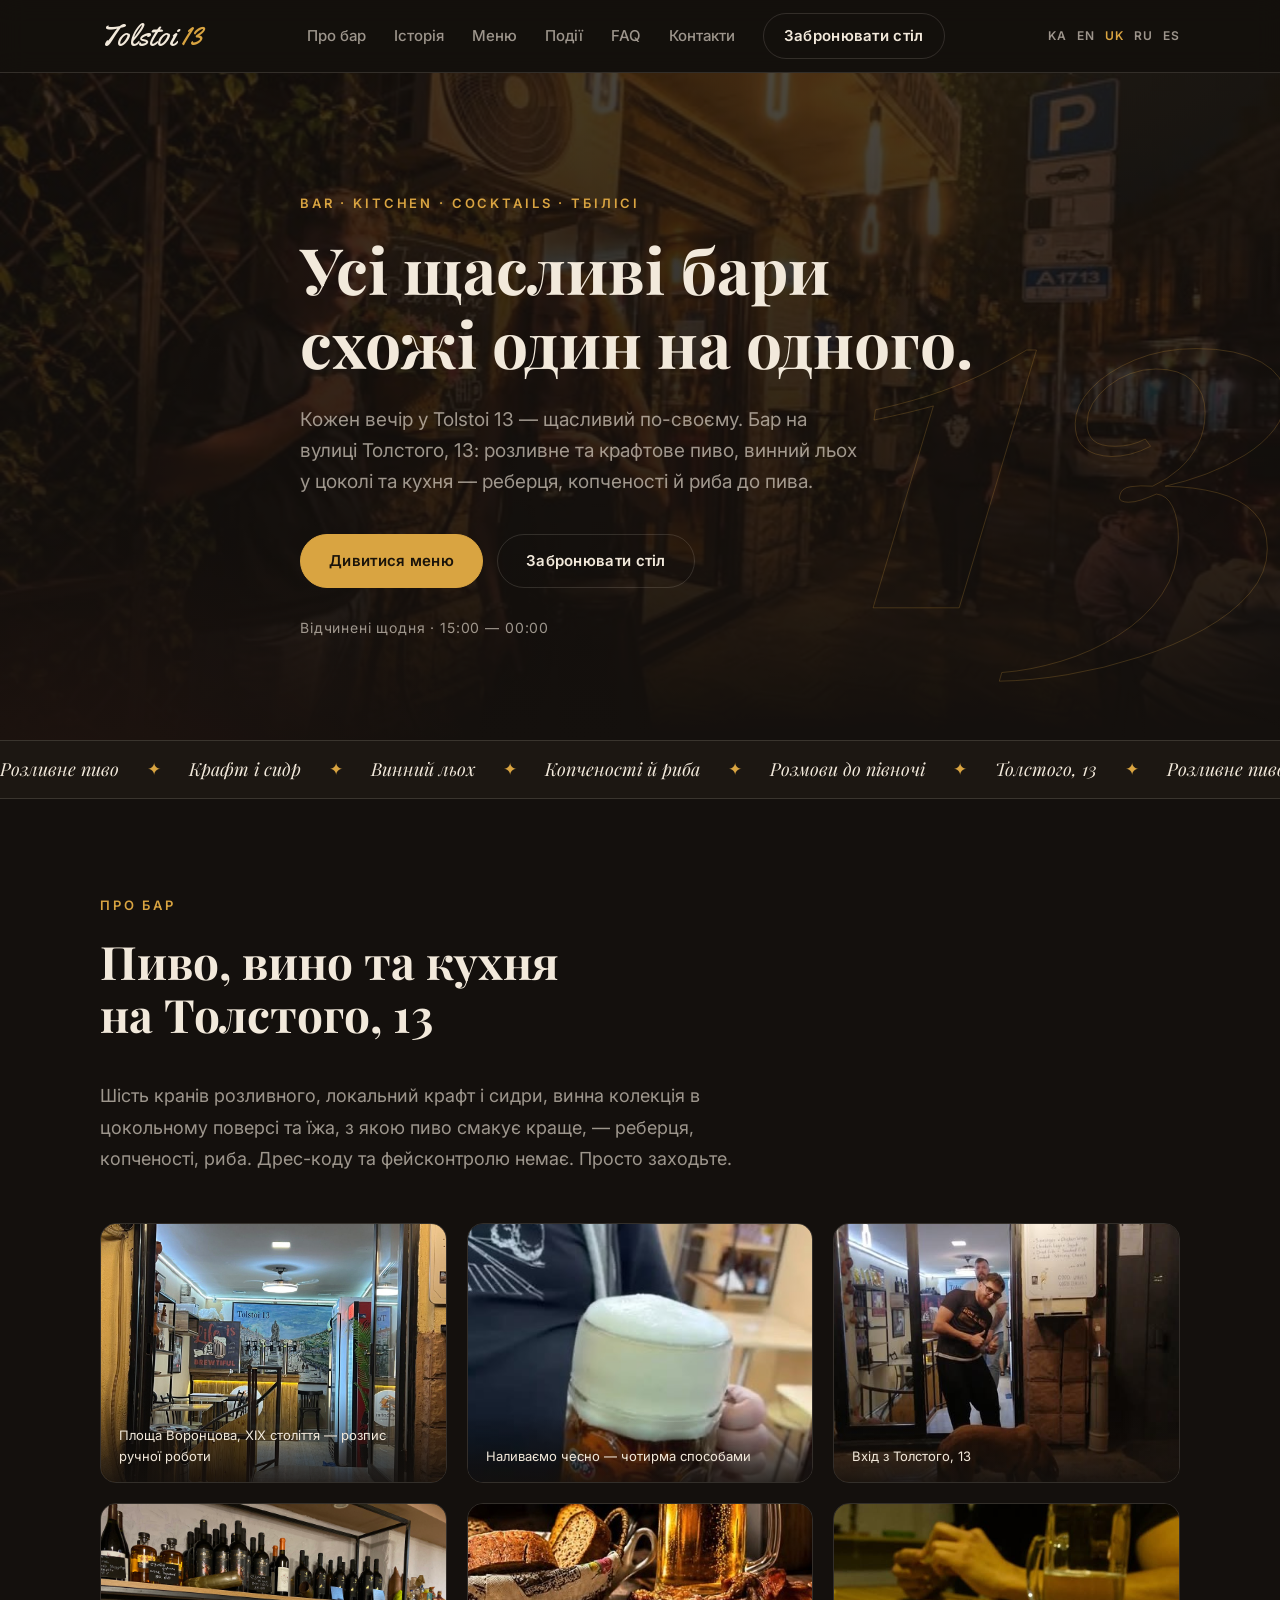
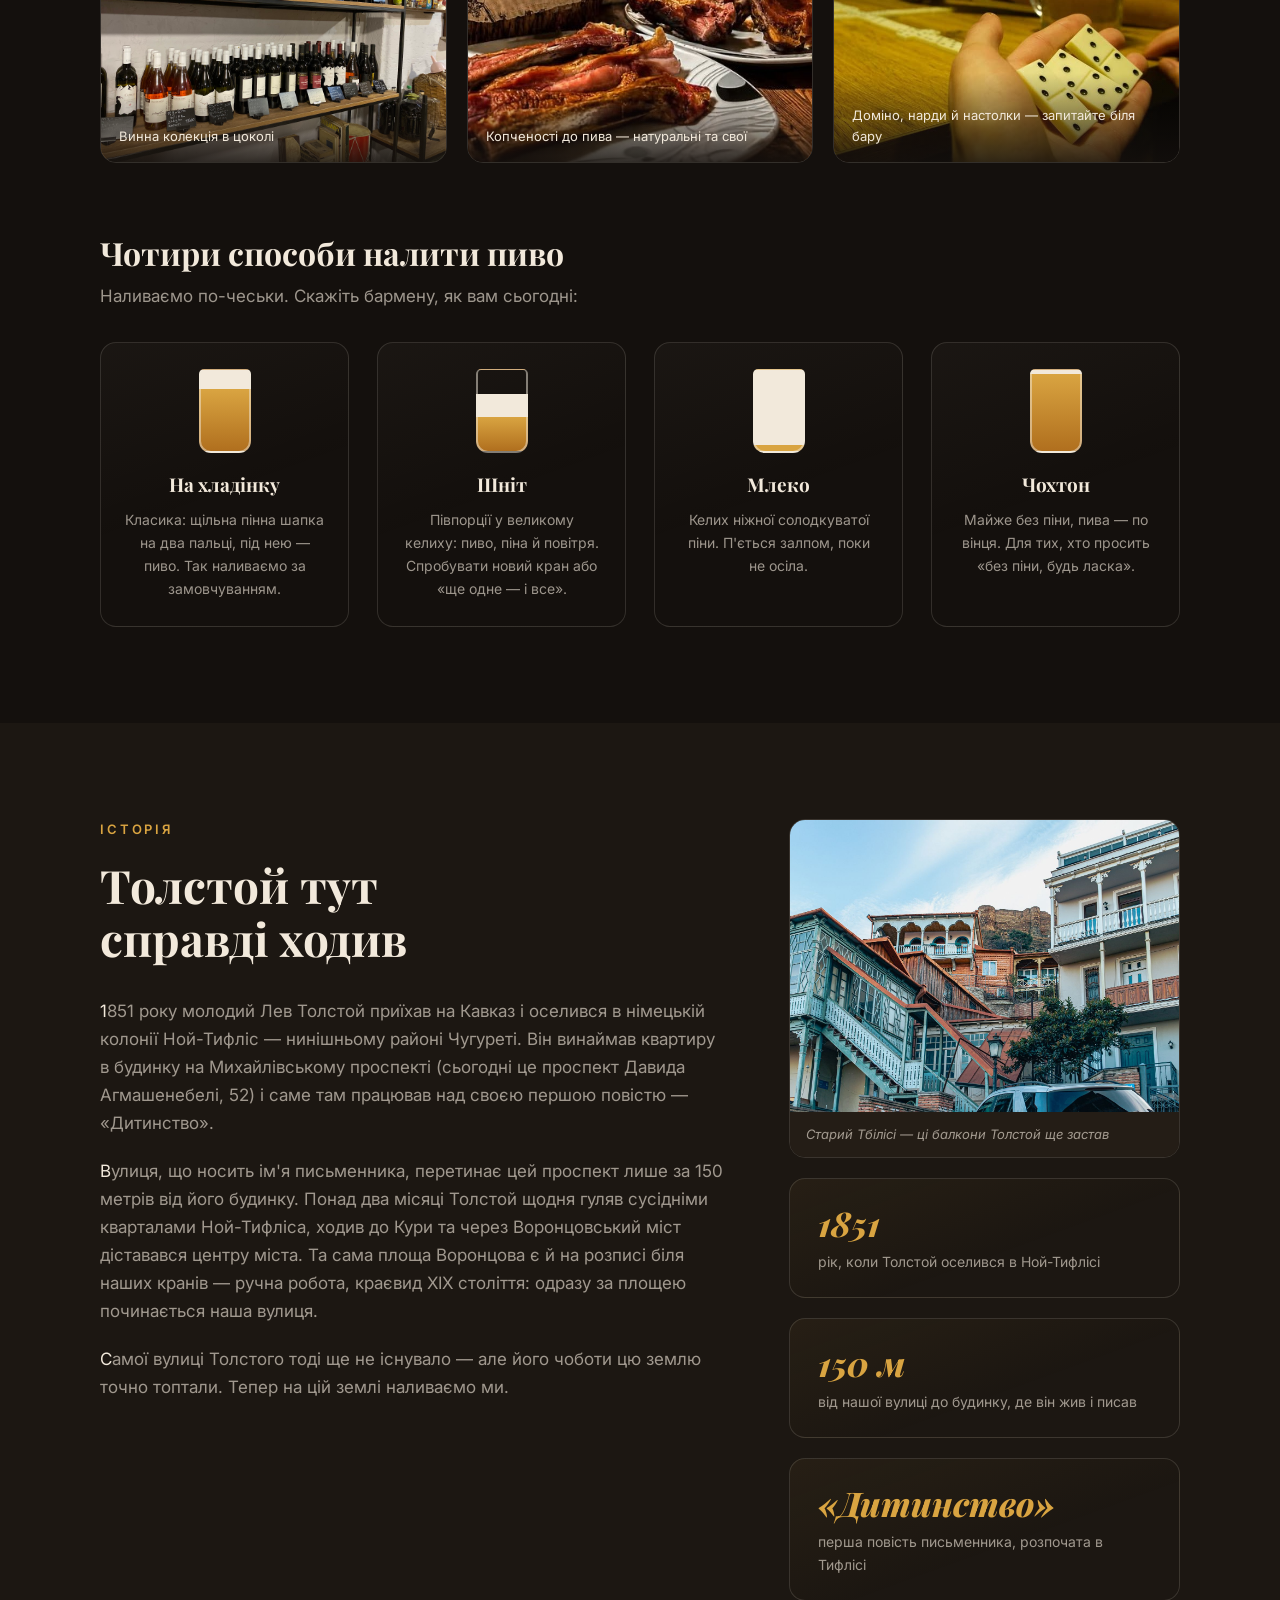
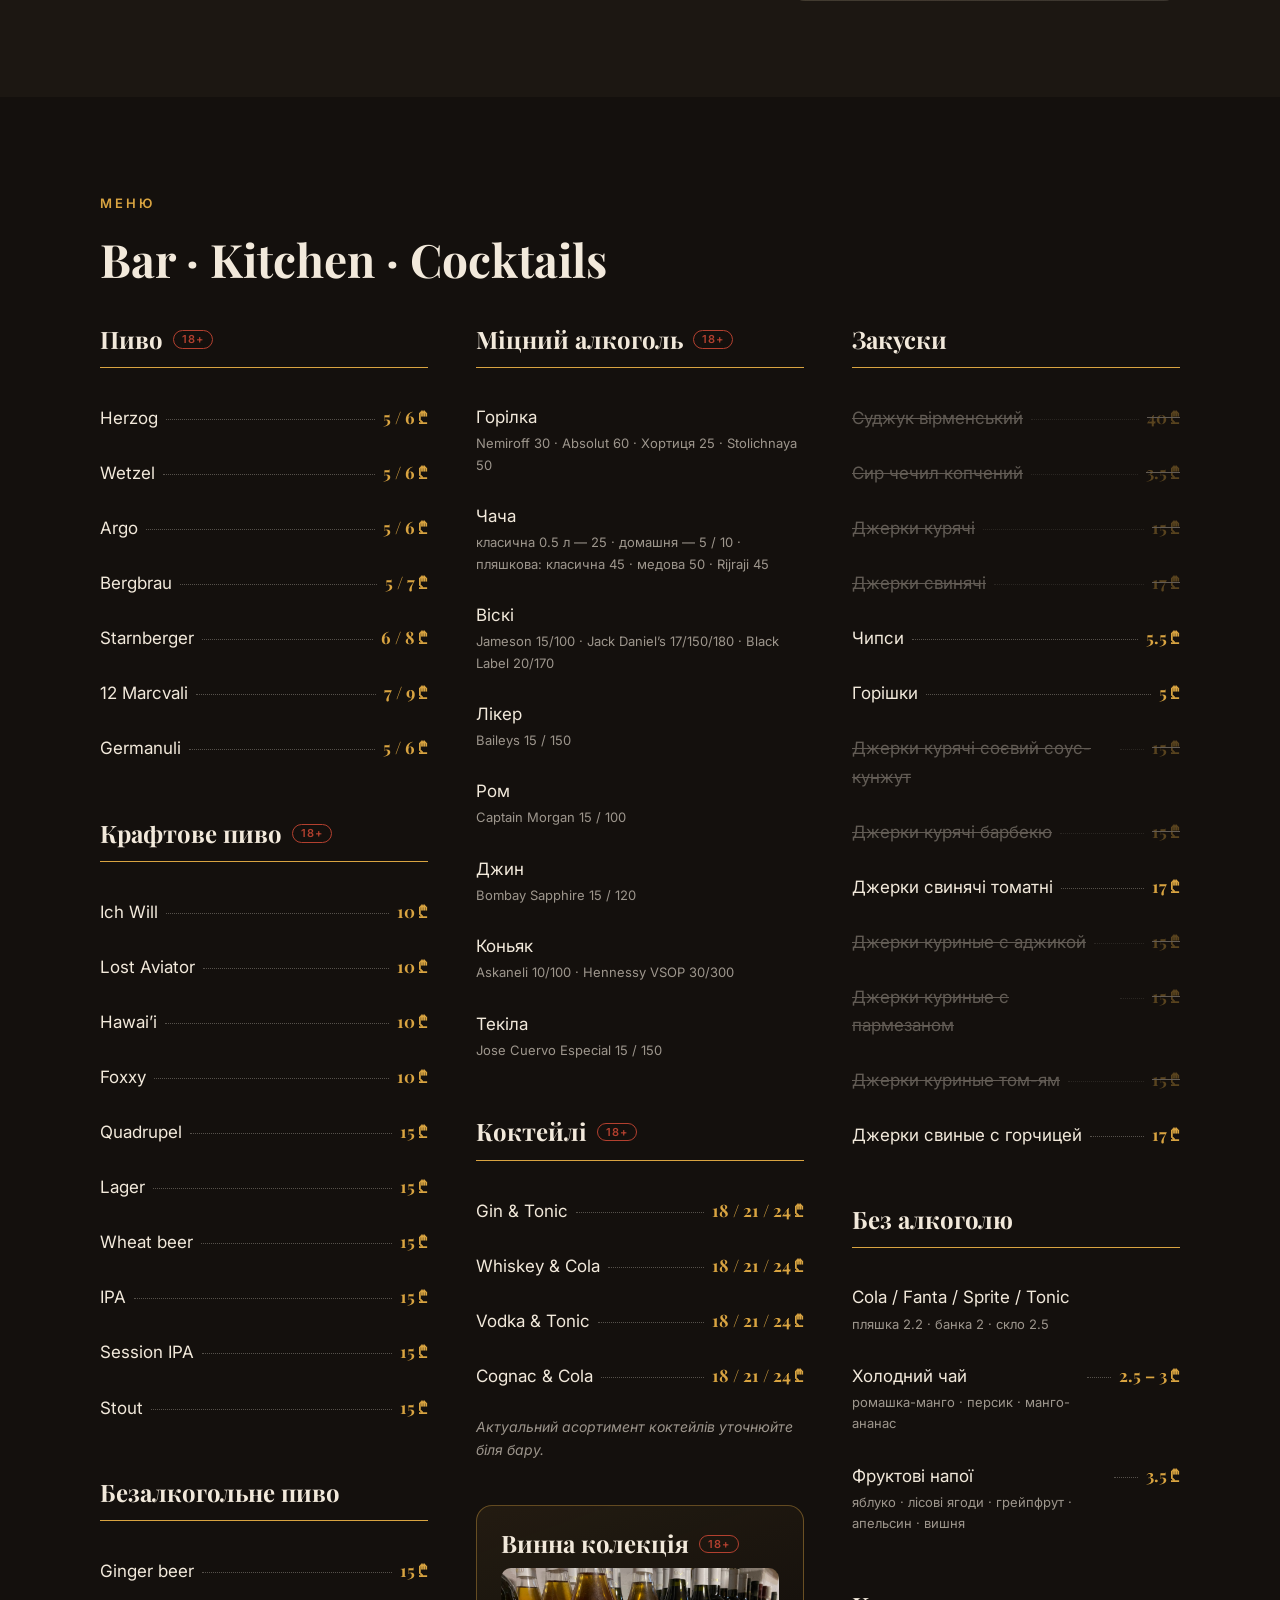
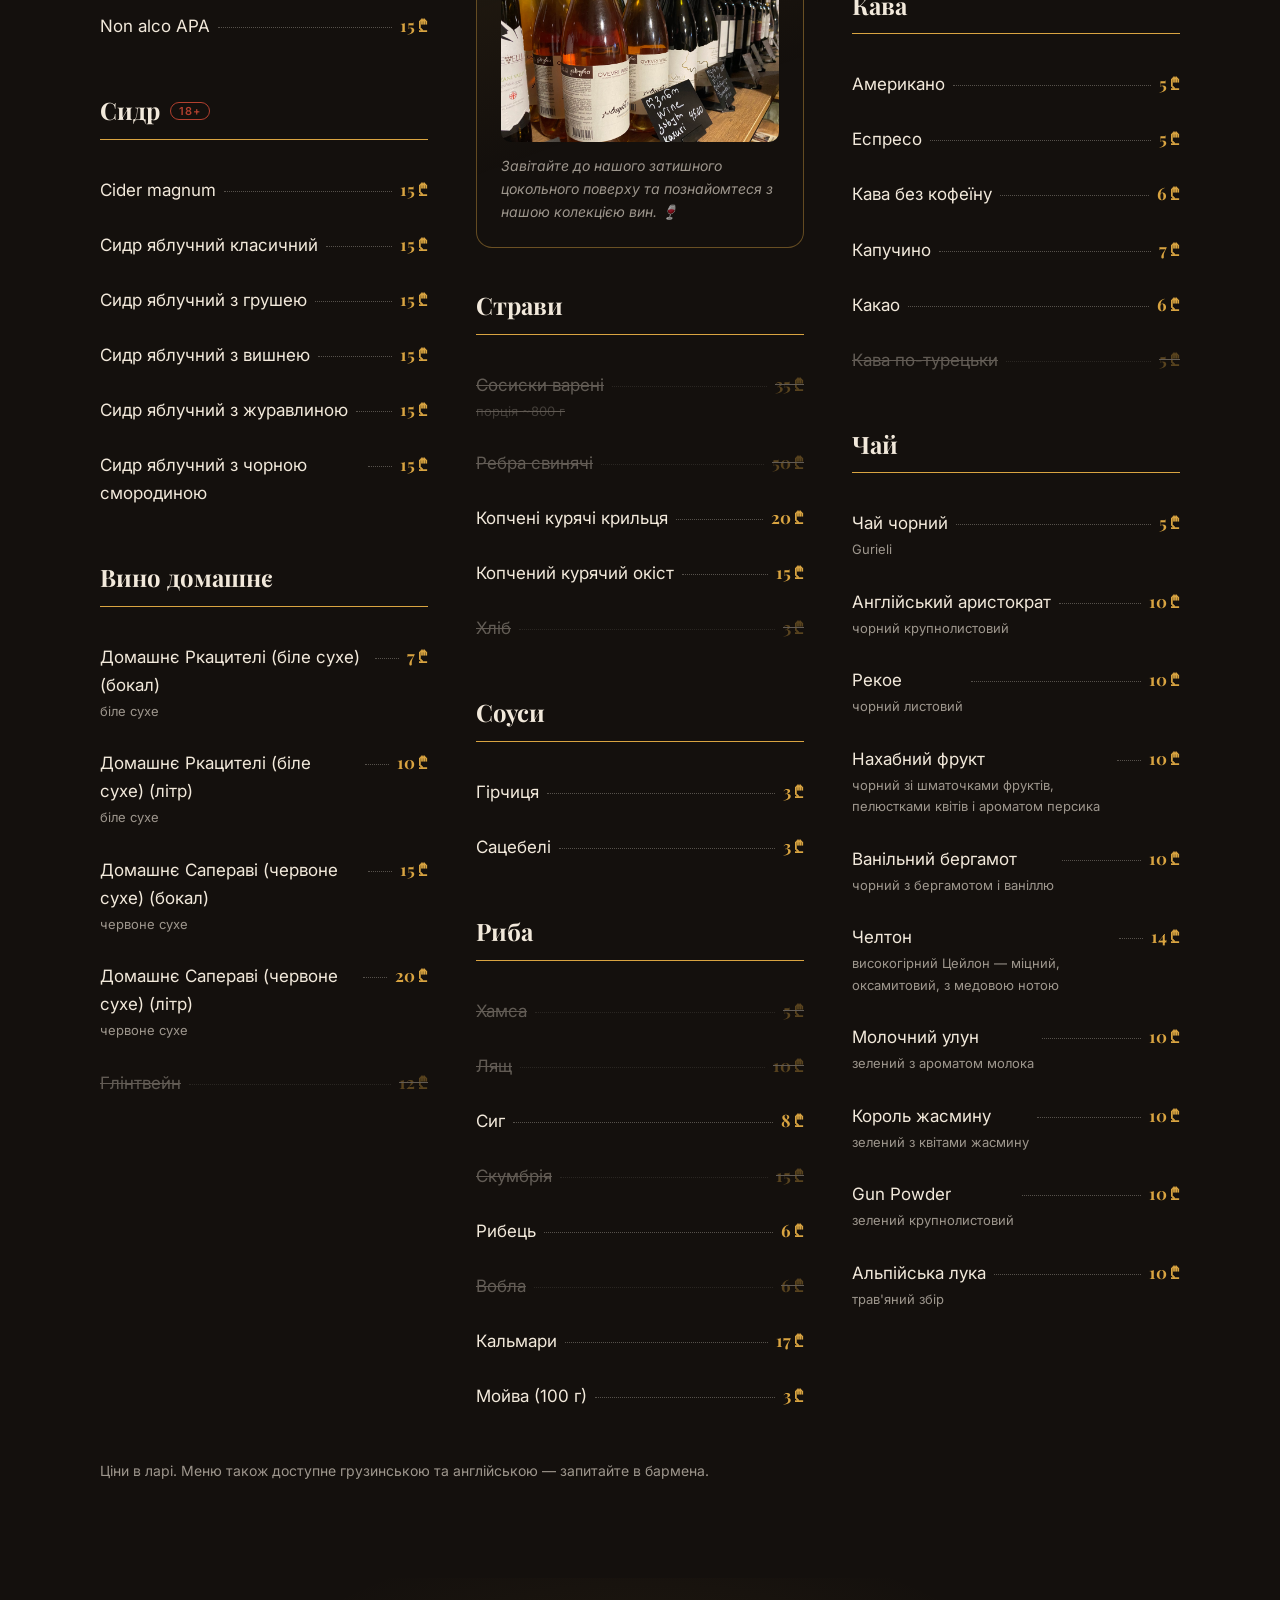
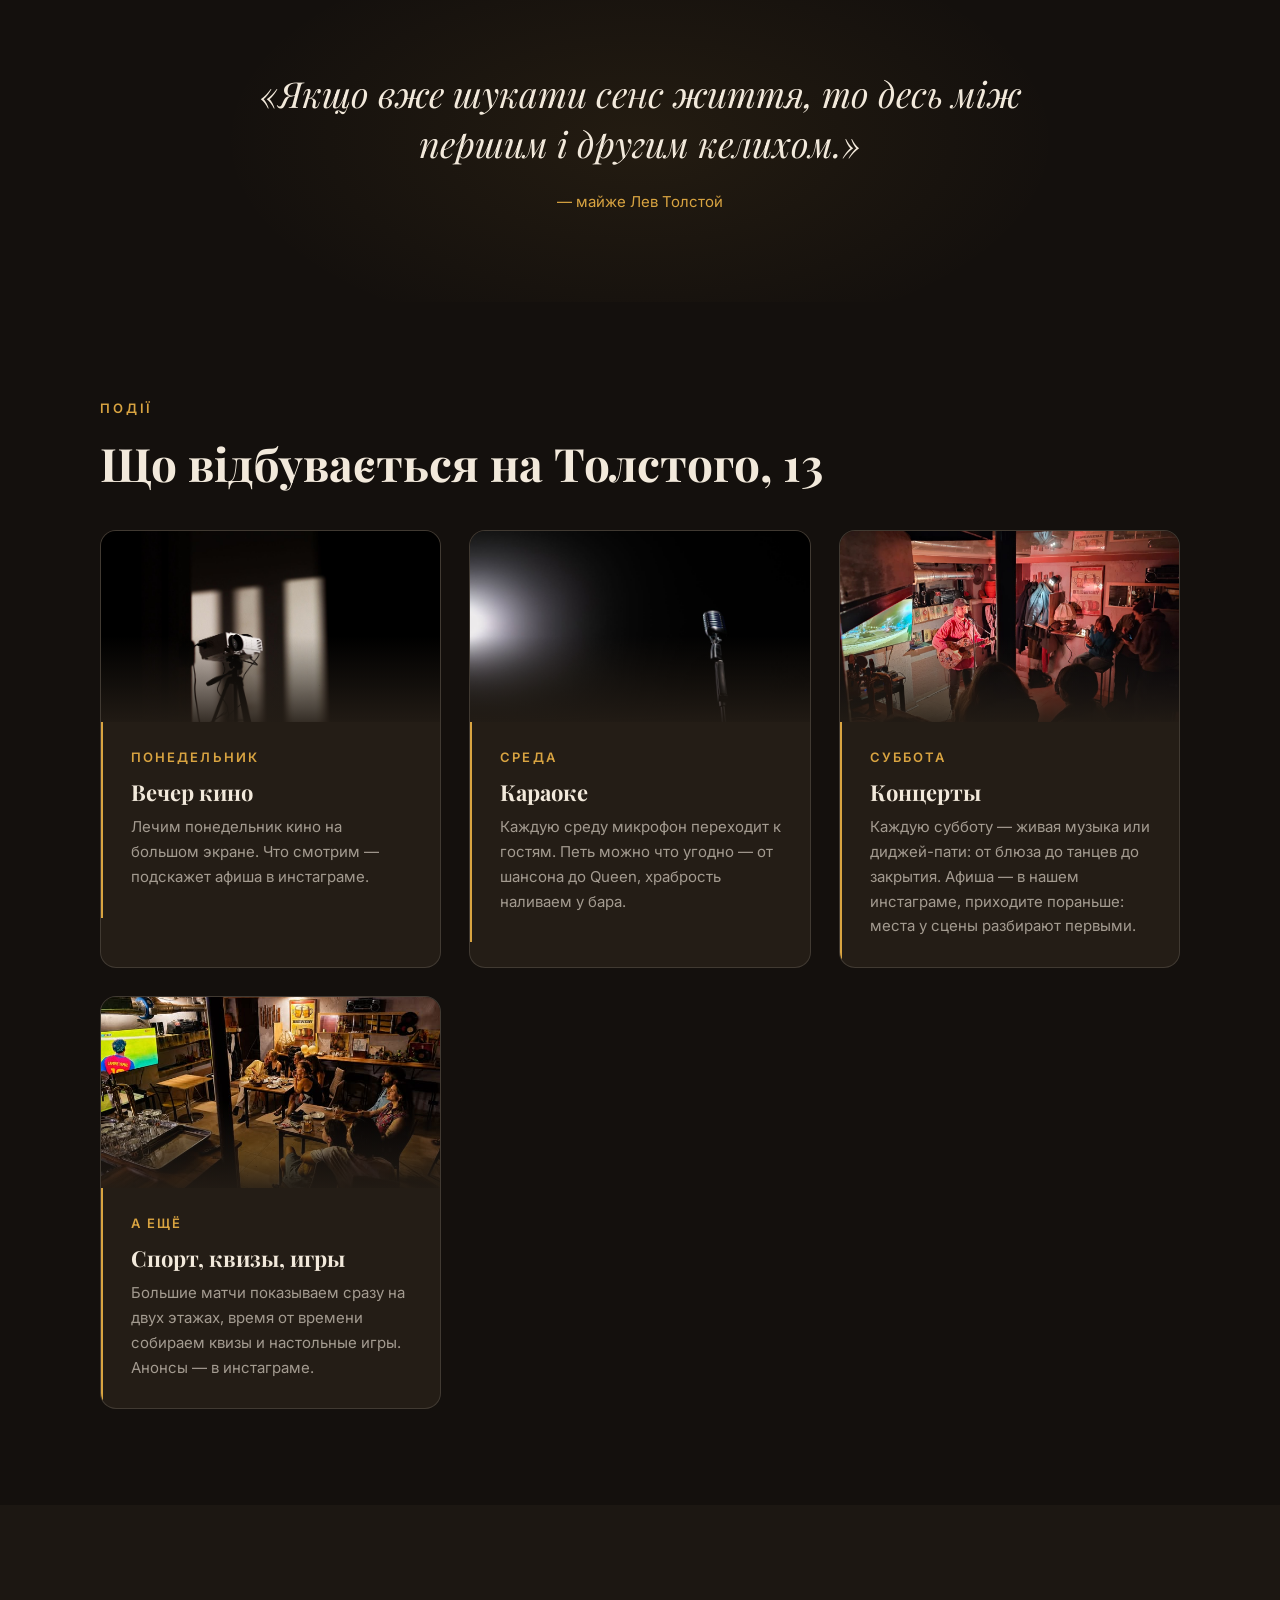
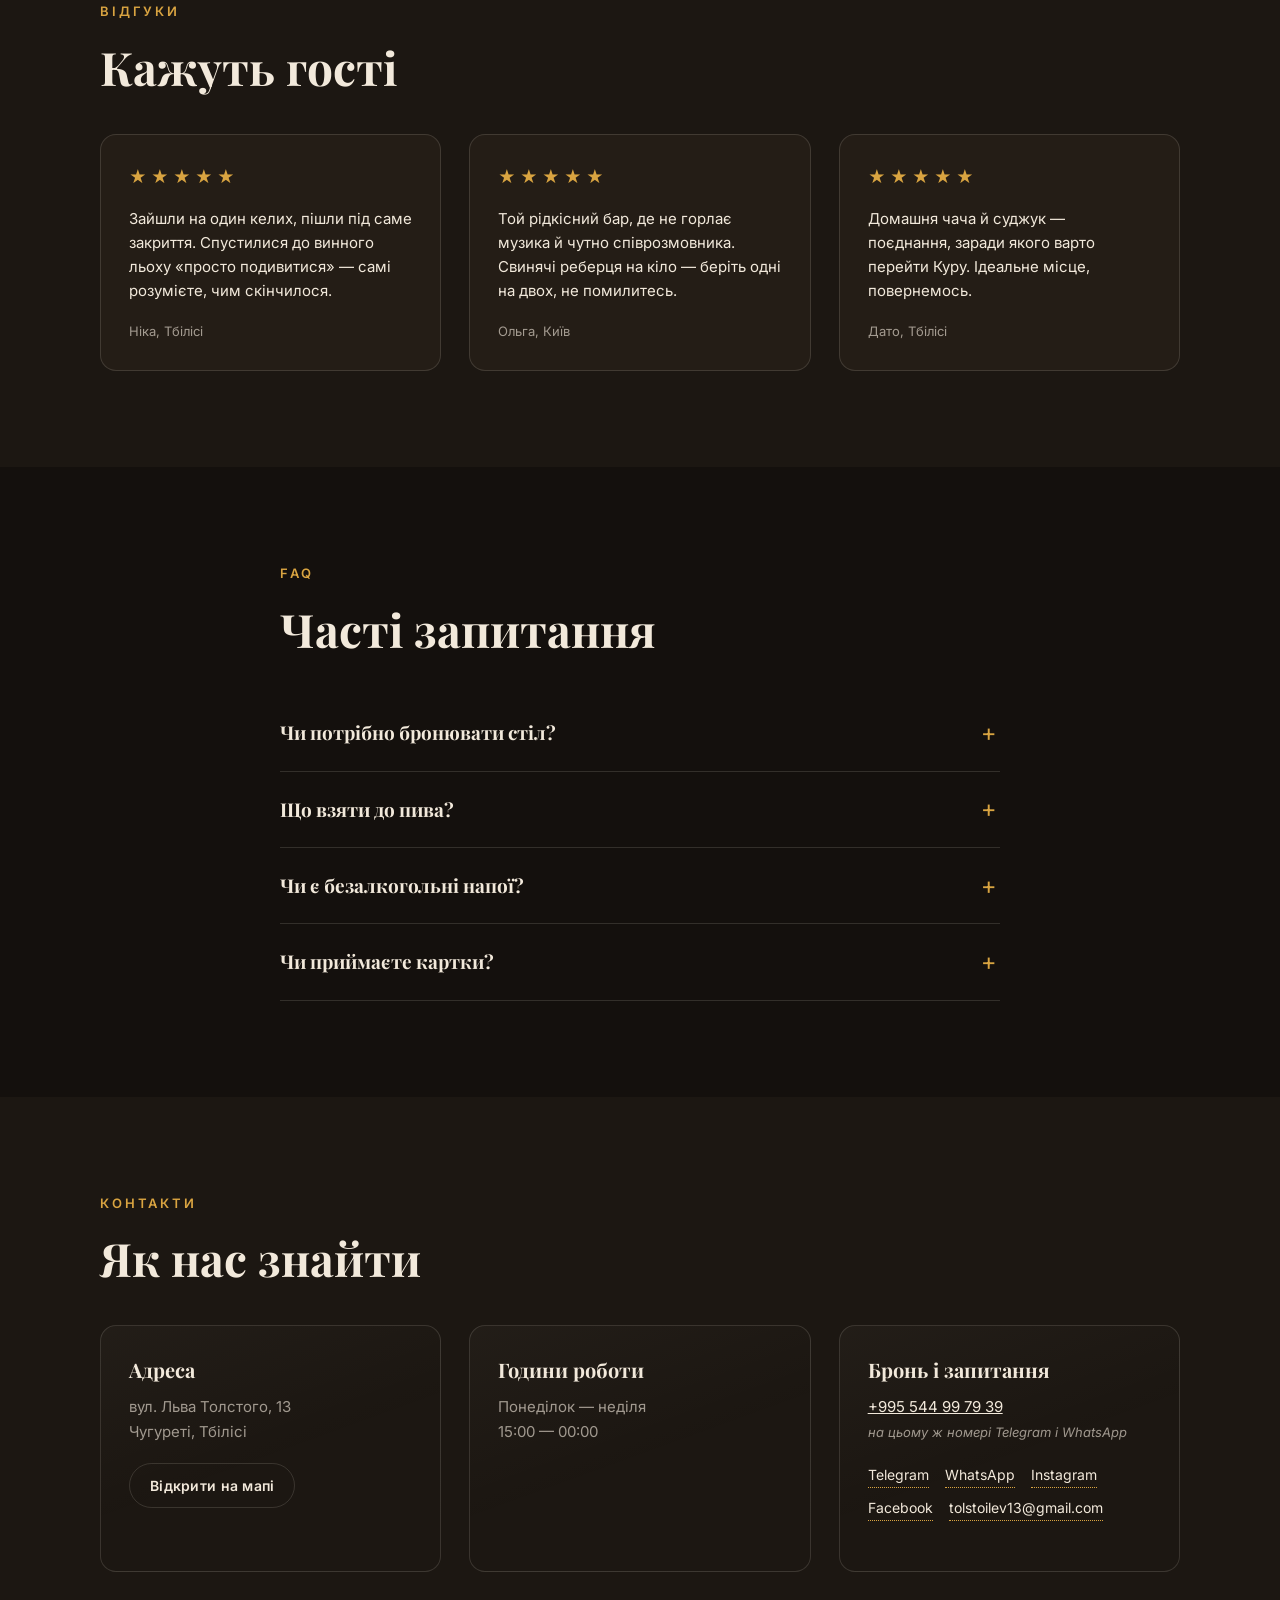
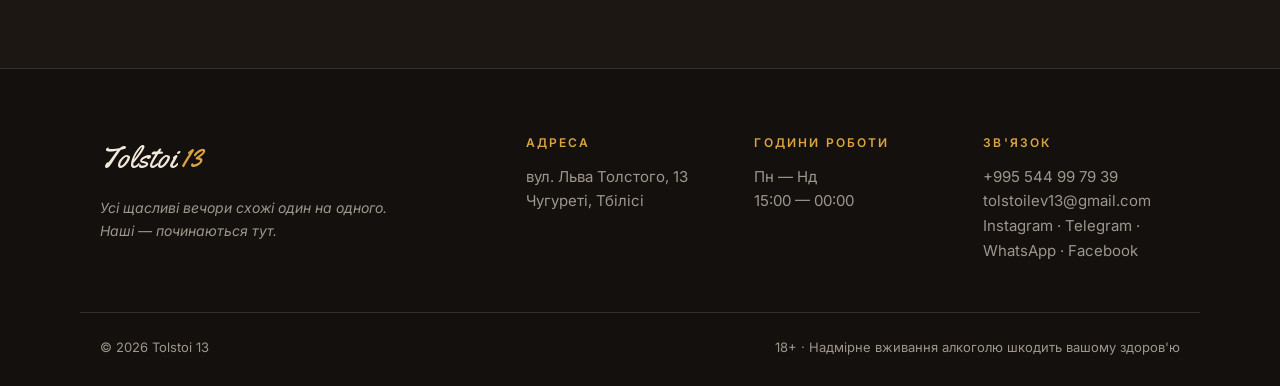
<file: uk/index.html>
<!DOCTYPE html>
<!-- BEGIN app/views/layouts/application.html.erb --><html lang="uk">
  <head>
<meta http-equiv="Content-Type" content="text/html; charset=UTF-8">
    <title>Tolstoi 13 — бар на Толстого, 13 · Тбілісі</title>
    <meta name="viewport" content="width=device-width,initial-scale=1">
    <meta name="description" content="Tolstoi 13 — бар на вулиці Толстого, 13 у Тбілісі. Шість кранів пива, крафт, винна колекція, кухня до пива, караоке щосереди та концерти щосуботи.">
    <meta name="csrf-param" content="authenticity_token">
<meta name="csrf-token" content="E8iIs5AIGALpwol8nbC4pxIAfrQ-e-qPLS9veRC7UpaYUMuB1NqpPnQychDIG-tyPzxzMg8MoggGvuUSb5J_SA">
    

    <link rel="preconnect" href="https://fonts.googleapis.com">
    <link rel="preconnect" href="https://fonts.gstatic.com" crossorigin>
    <link href="https://fonts.googleapis.com/css2?family=Playfair+Display:ital,wght@0,400..900;1,400..900&amp;family=Inter:wght@400;500;600&amp;family=Yellowtail&amp;display=swap" rel="stylesheet">

    <link rel="stylesheet" href="/assets/application-6a0b8162.css" data-turbo-track="reload">
    <script type="importmap" data-turbo-track="reload">{
  "imports": {
    "application": "/assets/application-bfcdf840.js",
    "@hotwired/turbo-rails": "/assets/turbo.min-9fd88cd5.js",
    "@hotwired/stimulus": "/assets/stimulus.min-4b1e420e.js",
    "@hotwired/stimulus-loading": "/assets/stimulus-loading-1fc53fe7.js",
    "controllers/application": "/assets/controllers/application-3affb389.js",
    "controllers/hello_controller": "/assets/controllers/hello_controller-708796bd.js",
    "controllers": "/assets/controllers/index-ee64e1f1.js",
    "controllers/nav_controller": "/assets/controllers/nav_controller-94d4a9fb.js"
  }
}</script>
<link rel="modulepreload" href="/assets/application-bfcdf840.js">
<link rel="modulepreload" href="/assets/turbo.min-9fd88cd5.js">
<link rel="modulepreload" href="/assets/stimulus.min-4b1e420e.js">
<link rel="modulepreload" href="/assets/stimulus-loading-1fc53fe7.js">
<link rel="modulepreload" href="/assets/controllers/application-3affb389.js">
<link rel="modulepreload" href="/assets/controllers/hello_controller-708796bd.js">
<link rel="modulepreload" href="/assets/controllers/index-ee64e1f1.js">
<link rel="modulepreload" href="/assets/controllers/nav_controller-94d4a9fb.js">
<script type="module">import "application"</script>
  </head>

  <body data-controller="nav">
    <header class="site-header">
      <div class="container header-inner">
        <a href="#top" class="logo" data-action="nav#close">
          Tolstoi <span class="logo-num">13</span>
        </a>

        <nav class="main-nav" data-nav-target="menu">
          <a href="#about" data-action="nav#close">Про бар</a>
          <a href="#history" data-action="nav#close">Історія</a>
          <a href="#menu" data-action="nav#close">Меню</a>
          <a href="#events" data-action="nav#close">Події</a>
          <a href="#faq" data-action="nav#close">FAQ</a>
          <a href="#contacts" data-action="nav#close">Контакти</a>
          <a href="tel:+995544997939" class="btn btn-outline nav-cta" data-action="nav#close">Забронювати стіл</a>
        </nav>

        <div class="lang-switch">
              <a href="/">KA</a>
              <a href="/en">EN</a>
              <span class="active">UK</span>
              <a href="/ru">RU</a>
              <a href="/es">ES</a>
        </div>

        <button class="burger" type="button" aria-label="Menu" data-action="nav#toggle">
          <span></span><span></span><span></span>
        </button>
      </div>
    </header>

    <main id="top">
      <!-- BEGIN app/views/pages/home.html.erb -->
<section class="hero">
  <div class="hero-photo" style="background-image: url('/assets/hero-375ea9f3.jpg')" aria-hidden="true"></div>
  <div class="hero-num" aria-hidden="true">13</div>
  <div class="container hero-inner">
    <p class="hero-kicker">Bar · Kitchen · Cocktails · Тбілісі</p>
    <h1>Усі щасливі бари<br>схожі один на одного.</h1>
    <p class="hero-sub">Кожен вечір у Tolstoi 13 — щасливий по-своєму. Бар на вулиці Толстого, 13: розливне та крафтове пиво, винний льох у цоколі та кухня — реберця, копченості й риба до пива.</p>
    <div class="hero-actions">
      <a href="#menu" class="btn btn-primary">Дивитися меню</a>
      <a href="tel:+995544997939" class="btn btn-outline">Забронювати стіл</a>
    </div>
    <p class="hero-hours">Відчинені щодня · 15:00 — 00:00</p>
  </div>
</section>

<div class="marquee" aria-hidden="true">
  <div class="marquee-track">
        <span>Розливне пиво</span><i>✦</i>
        <span>Крафт і сидр</span><i>✦</i>
        <span>Винний льох</span><i>✦</i>
        <span>Копченості й риба</span><i>✦</i>
        <span>Розмови до півночі</span><i>✦</i>
        <span>Толстого, 13</span><i>✦</i>
        <span>Розливне пиво</span><i>✦</i>
        <span>Крафт і сидр</span><i>✦</i>
        <span>Винний льох</span><i>✦</i>
        <span>Копченості й риба</span><i>✦</i>
        <span>Розмови до півночі</span><i>✦</i>
        <span>Толстого, 13</span><i>✦</i>
  </div>
</div>

<section id="about" class="section">
  <div class="container">
    <p class="section-kicker">Про бар</p>
    <h2>Пиво, вино та кухня<br>на Толстого, 13</h2>
    <p class="about-lead">Шість кранів розливного, локальний крафт і сидри, винна колекція в цокольному поверсі та їжа, з якою пиво смакує краще, — реберця, копченості, риба. Дрес-коду та фейсконтролю немає. Просто заходьте.</p>

    <div class="gallery">
        <figure class="gallery-item">
          <img alt="Площа Воронцова, XIX століття — розпис ручної роботи" loading="lazy" src="/assets/mural-909747e5.jpg">
          <figcaption>Площа Воронцова, XIX століття — розпис ручної роботи</figcaption>
        </figure>
        <figure class="gallery-item">
          <img alt="Наливаємо чесно — чотирма способами" loading="lazy" src="/assets/mug-86655516.jpg">
          <figcaption>Наливаємо чесно — чотирма способами</figcaption>
        </figure>
        <figure class="gallery-item">
          <img alt="Вхід з Толстого, 13" loading="lazy" src="/assets/entrance-5e5e6631.jpg">
          <figcaption>Вхід з Толстого, 13</figcaption>
        </figure>
        <figure class="gallery-item">
          <img alt="Винна колекція в цоколі" loading="lazy" src="/assets/cellar-fd5bc211.jpg">
          <figcaption>Винна колекція в цоколі</figcaption>
        </figure>
        <figure class="gallery-item">
          <img alt="Копченості до пива — натуральні та свої" loading="lazy" src="/assets/snacks-63cb7110.jpg">
          <figcaption>Копченості до пива — натуральні та свої</figcaption>
        </figure>
        <figure class="gallery-item">
          <img alt="Доміно, нарди й настолки — запитайте біля бару" loading="lazy" src="/assets/domino-af0f4e1f.jpg">
          <figcaption>Доміно, нарди й настолки — запитайте біля бару</figcaption>
        </figure>
    </div>

    <div class="pours">
      <h3 class="pours-title">Чотири способи налити пиво</h3>
      <p class="pours-sub">Наливаємо по-чеськи. Скажіть бармену, як вам сьогодні:</p>
      <div class="pours-grid">
          <div class="pour">
            <div class="pour-glass pour-hladinka" aria-hidden="true"></div>
            <h4>На хладінку</h4>
            <p>Класика: щільна пінна шапка на два пальці, під нею — пиво. Так наливаємо за замовчуванням.</p>
          </div>
          <div class="pour">
            <div class="pour-glass pour-shnit" aria-hidden="true"></div>
            <h4>Шніт</h4>
            <p>Півпорції у великому келиху: пиво, піна й повітря. Спробувати новий кран або «ще одне — і все».</p>
          </div>
          <div class="pour">
            <div class="pour-glass pour-mleko" aria-hidden="true"></div>
            <h4>Млеко</h4>
            <p>Келих ніжної солодкуватої піни. П'ється залпом, поки не осіла.</p>
          </div>
          <div class="pour">
            <div class="pour-glass pour-chokhton" aria-hidden="true"></div>
            <h4>Чохтон</h4>
            <p>Майже без піни, пива — по вінця. Для тих, хто просить «без піни, будь ласка».</p>
          </div>
      </div>
    </div>
  </div>
</section>

<section id="history" class="section section-alt">
  <div class="container history-grid">
    <div class="history-text">
      <p class="section-kicker">Історія</p>
      <h2>Толстой тут<br>справді ходив</h2>
      <p>1851 року молодий Лев Толстой приїхав на Кавказ і оселився в німецькій колонії Ной-Тифліс — нинішньому районі Чугуреті. Він винаймав квартиру в будинку на Михайлівському проспекті (сьогодні це проспект Давида Агмашенебелі, 52) і саме там працював над своєю першою повістю — «Дитинство».</p>
      <p>Вулиця, що носить ім'я письменника, перетинає цей проспект лише за 150 метрів від його будинку. Понад два місяці Толстой щодня гуляв сусідніми кварталами Ной-Тифліса, ходив до Кури та через Воронцовський міст діставався центру міста. Та сама площа Воронцова є й на розписі біля наших кранів — ручна робота, краєвид XIX століття: одразу за площею починається наша вулиця.</p>
      <p>Самої вулиці Толстого тоді ще не існувало — але його чоботи цю землю точно топтали. Тепер на цій землі наливаємо ми.</p>
    </div>
    <aside class="history-facts">
      <figure class="history-photo">
        <img alt="Старі будинки з різьбленими балконами в Тбілісі" loading="lazy" src="/assets/tbilisi-d445eee4.jpg">
        <figcaption>Старий Тбілісі — ці балкони Толстой ще застав</figcaption>
      </figure>
        <div class="fact">
          <span class="fact-num">1851</span>
          <p>рік, коли Толстой оселився в Ной-Тифлісі</p>
        </div>
        <div class="fact">
          <span class="fact-num">150 м</span>
          <p>від нашої вулиці до будинку, де він жив і писав</p>
        </div>
        <div class="fact">
          <span class="fact-num">«Дитинство»</span>
          <p>перша повість письменника, розпочата в Тифлісі</p>
        </div>
    </aside>
  </div>
</section>

<section id="menu" class="section">
  <div class="container">
    <p class="section-kicker">Меню</p>
    <h2>Bar · Kitchen · Cocktails</h2>

    <div class="menu-flow">
        <div class="menu-group">
          <h3 class="menu-title">Пиво <span class="badge">18+</span>
</h3>
            <ul class="menu-list">
                
                
                
                
                
                
                
            























































<li>
                  <span class="menu-name">Herzog</span>
                    <span class="dots"></span><span class="price">5 / 6 ₾</span>
                </li>
<li>
                  <span class="menu-name">Wetzel</span>
                    <span class="dots"></span><span class="price">5 / 6 ₾</span>
                </li>
<li>
                  <span class="menu-name">Argo</span>
                    <span class="dots"></span><span class="price">5 / 6 ₾</span>
                </li>
<li>
                  <span class="menu-name">Bergbrau</span>
                    <span class="dots"></span><span class="price">5 / 7 ₾</span>
                </li>
<li>
                  <span class="menu-name">Starnberger</span>
                    <span class="dots"></span><span class="price">6 / 8 ₾</span>
                </li>
<li>
                  <span class="menu-name">12 Marcvali</span>
                    <span class="dots"></span><span class="price">7 / 9 ₾</span>
                </li>
<li>
                  <span class="menu-name">Germanuli</span>
                    <span class="dots"></span><span class="price">5 / 6 ₾</span>
                </li>
</ul>
        </div>
        <div class="menu-group">
          <h3 class="menu-title">Крафтове пиво <span class="badge">18+</span>
</h3>
            <ul class="menu-list">
                
                
                
                
                
                
                
                
                
                
            















































































<li>
                  <span class="menu-name">Ich Will</span>
                    <span class="dots"></span><span class="price">10 ₾</span>
                </li>
<li>
                  <span class="menu-name">Lost Aviator</span>
                    <span class="dots"></span><span class="price">10 ₾</span>
                </li>
<li>
                  <span class="menu-name">Hawai’i</span>
                    <span class="dots"></span><span class="price">10 ₾</span>
                </li>
<li>
                  <span class="menu-name">Foxxy</span>
                    <span class="dots"></span><span class="price">10 ₾</span>
                </li>
<li>
                  <span class="menu-name">Quadrupel</span>
                    <span class="dots"></span><span class="price">15 ₾</span>
                </li>
<li>
                  <span class="menu-name">Lager</span>
                    <span class="dots"></span><span class="price">15 ₾</span>
                </li>
<li>
                  <span class="menu-name">Wheat beer</span>
                    <span class="dots"></span><span class="price">15 ₾</span>
                </li>
<li>
                  <span class="menu-name">IPA</span>
                    <span class="dots"></span><span class="price">15 ₾</span>
                </li>
<li>
                  <span class="menu-name">Session IPA</span>
                    <span class="dots"></span><span class="price">15 ₾</span>
                </li>
<li>
                  <span class="menu-name">Stout</span>
                    <span class="dots"></span><span class="price">15 ₾</span>
                </li>
</ul>
        </div>
        <div class="menu-group">
          <h3 class="menu-title">Безалкогольне пиво</h3>
            <ul class="menu-list">
                
                
            















<li>
                  <span class="menu-name">Ginger beer</span>
                    <span class="dots"></span><span class="price">15 ₾</span>
                </li>
<li>
                  <span class="menu-name">Non alco APA</span>
                    <span class="dots"></span><span class="price">15 ₾</span>
                </li>
</ul>
        </div>
        <div class="menu-group">
          <h3 class="menu-title">Сидр <span class="badge">18+</span>
</h3>
            <ul class="menu-list">
                
                
                
                
                
                
            















































<li>
                  <span class="menu-name">Cider magnum</span>
                    <span class="dots"></span><span class="price">15 ₾</span>
                </li>
<li>
                  <span class="menu-name">Сидр яблучний класичний</span>
                    <span class="dots"></span><span class="price">15 ₾</span>
                </li>
<li>
                  <span class="menu-name">Сидр яблучний з грушею</span>
                    <span class="dots"></span><span class="price">15 ₾</span>
                </li>
<li>
                  <span class="menu-name">Сидр яблучний з вишнею</span>
                    <span class="dots"></span><span class="price">15 ₾</span>
                </li>
<li>
                  <span class="menu-name">Сидр яблучний з журавлиною</span>
                    <span class="dots"></span><span class="price">15 ₾</span>
                </li>
<li>
                  <span class="menu-name">Сидр яблучний з чорною смородиною</span>
                    <span class="dots"></span><span class="price">15 ₾</span>
                </li>
</ul>
        </div>
<div class="menu-group">
          <h3 class="menu-title">Вино домашнє</h3>
            <ul class="menu-list">
            <li>
                  <span class="menu-name">Домашнє Ркацителі (біле сухе) (бокал)<em>біле сухе</em></span>
                    <span class="dots"></span><span class="price">7 ₾</span>
                </li>
<li>
                  <span class="menu-name">Домашнє Ркацителі (біле сухе) (літр)<em>біле сухе</em></span>
                    <span class="dots"></span><span class="price">10 ₾</span>
                </li>
<li>
                  <span class="menu-name">Домашнє Сапераві (червоне сухе) (бокал)<em>червоне сухе</em></span>
                    <span class="dots"></span><span class="price">15 ₾</span>
                </li>
<li>
                  <span class="menu-name">Домашнє Сапераві (червоне сухе) (літр)<em>червоне сухе</em></span>
                    <span class="dots"></span><span class="price">20 ₾</span>
                </li>
<li class="sold-out">
                  <span class="menu-name">Глінтвейн</span>
                    <span class="dots"></span><span class="price">12 ₾</span>
                </li>
</ul>
        </div>
        <div class="menu-group">
          <h3 class="menu-title">Міцний алкоголь <span class="badge">18+</span>
</h3>
            <ul class="menu-list">
                <li>
                  <span class="menu-name">Горілка<em>Nemiroff 30 · Absolut 60 · Хортиця 25 · Stolichnaya 50</em></span>
                </li>
                <li>
                  <span class="menu-name">Чача<em>класична 0.5 л — 25 · домашня — 5 / 10 · пляшкова: класична 45 · медова 50 · Rijraji 45</em></span>
                </li>
                <li>
                  <span class="menu-name">Віскі<em>Jameson 15/100 · Jack Daniel’s 17/150/180 · Black Label 20/170</em></span>
                </li>
                <li>
                  <span class="menu-name">Лікер<em>Baileys 15 / 150</em></span>
                </li>
                <li>
                  <span class="menu-name">Ром<em>Captain Morgan 15 / 100</em></span>
                </li>
                <li>
                  <span class="menu-name">Джин<em>Bombay Sapphire 15 / 120</em></span>
                </li>
                <li>
                  <span class="menu-name">Коньяк<em>Askaneli 10/100 · Hennessy VSOP 30/300</em></span>
                </li>
                <li>
                  <span class="menu-name">Текіла<em>Jose Cuervo Especial 15 / 150</em></span>
                </li>
            </ul>
        </div>
        <div class="menu-group">
          <h3 class="menu-title">Коктейлі <span class="badge">18+</span>
</h3>
            <ul class="menu-list">
                <li>
                  <span class="menu-name">Gin &amp; Tonic</span>
                    <span class="dots"></span><span class="price">18 / 21 / 24 ₾</span>
                </li>
                <li>
                  <span class="menu-name">Whiskey &amp; Cola</span>
                    <span class="dots"></span><span class="price">18 / 21 / 24 ₾</span>
                </li>
                <li>
                  <span class="menu-name">Vodka &amp; Tonic</span>
                    <span class="dots"></span><span class="price">18 / 21 / 24 ₾</span>
                </li>
                <li>
                  <span class="menu-name">Cognac &amp; Cola</span>
                    <span class="dots"></span><span class="price">18 / 21 / 24 ₾</span>
                </li>
            </ul>
            <p class="menu-group-note">Актуальний асортимент коктейлів уточнюйте біля бару.</p>
        </div>
        <div class="menu-group menu-wine">
          <h3 class="menu-title">Винна колекція <span class="badge">18+</span>
</h3>
            <img alt="Пляшки квеврі-вина на полиці" loading="lazy" src="/assets/winebottles-caa6f89c.jpg">
            
            <p class="menu-group-note">Завітайте до нашого затишного цокольного поверху та познайомтеся з нашою колекцією вин. 🍷</p>
        </div>
        <div class="menu-group">
          <h3 class="menu-title">Страви</h3>
            <ul class="menu-list">
                
                
                
                
                
            







































<li class="sold-out">
                  <span class="menu-name">Сосиски варені<em>порція ~800 г</em></span>
                    <span class="dots"></span><span class="price">35 ₾</span>
                </li>
<li class="sold-out">
                  <span class="menu-name">Ребра свинячі</span>
                    <span class="dots"></span><span class="price">50 ₾</span>
                </li>
<li>
                  <span class="menu-name">Копчені курячі крильця</span>
                    <span class="dots"></span><span class="price">20 ₾</span>
                </li>
<li>
                  <span class="menu-name">Копчений курячий окіст</span>
                    <span class="dots"></span><span class="price">15 ₾</span>
                </li>
<li class="sold-out">
                  <span class="menu-name">Хліб</span>
                    <span class="dots"></span><span class="price">3 ₾</span>
                </li>
</ul>
        </div>
        <div class="menu-group">
          <h3 class="menu-title">Соуси</h3>
            <ul class="menu-list">
                
                
            















<li>
                  <span class="menu-name">Гірчиця</span>
                    <span class="dots"></span><span class="price">3 ₾</span>
                </li>
<li>
                  <span class="menu-name">Сацебелі</span>
                    <span class="dots"></span><span class="price">3 ₾</span>
                </li>
</ul>
        </div>
        <div class="menu-group">
          <h3 class="menu-title">Риба</h3>
            <ul class="menu-list">
                
                
                
                
                
                
                
            































































<li class="sold-out">
                  <span class="menu-name">Хамса</span>
                    <span class="dots"></span><span class="price">5 ₾</span>
                </li>
<li class="sold-out">
                  <span class="menu-name">Лящ</span>
                    <span class="dots"></span><span class="price">10 ₾</span>
                </li>
<li>
                  <span class="menu-name">Сиг</span>
                    <span class="dots"></span><span class="price">8 ₾</span>
                </li>
<li class="sold-out">
                  <span class="menu-name">Скумбрія</span>
                    <span class="dots"></span><span class="price">15 ₾</span>
                </li>
<li>
                  <span class="menu-name">Рибець</span>
                    <span class="dots"></span><span class="price">6 ₾</span>
                </li>
<li class="sold-out">
                  <span class="menu-name">Вобла</span>
                    <span class="dots"></span><span class="price">6 ₾</span>
                </li>
<li>
                  <span class="menu-name">Кальмари</span>
                    <span class="dots"></span><span class="price">17 ₾</span>
                </li>
<li>
                  <span class="menu-name">Мойва (100 г)</span>
                    <span class="dots"></span><span class="price">3 ₾</span>
                </li>
</ul>
        </div>
        <div class="menu-group">
          <h3 class="menu-title">Закуски</h3>
            <ul class="menu-list">
                
                
                
                
            


























































































<li class="sold-out">
                  <span class="menu-name">Суджук вірменський</span>
                    <span class="dots"></span><span class="price">40 ₾</span>
                </li>
<li class="sold-out">
                  <span class="menu-name">Сир чечил копчений</span>
                    <span class="dots"></span><span class="price">3.5 ₾</span>
                </li>
<li class="sold-out">
                  <span class="menu-name">Джерки курячі</span>
                    <span class="dots"></span><span class="price">15 ₾</span>
                </li>
<li class="sold-out">
                  <span class="menu-name">Джерки свинячі</span>
                    <span class="dots"></span><span class="price">17 ₾</span>
                </li>
<li>
<span class="menu-name">Чипси</span><span class="dots"></span><span class="price">5.5 ₾</span>
</li>
<li>
<span class="menu-name">Горішки</span><span class="dots"></span><span class="price">5 ₾</span>
</li>
<li class="sold-out">
                  <span class="menu-name">Джерки курячі соєвий соус-кунжут</span>
                    <span class="dots"></span><span class="price">15 ₾</span>
                </li>
<li class="sold-out">
                  <span class="menu-name">Джерки курячі барбекю</span>
                    <span class="dots"></span><span class="price">15 ₾</span>
                </li>
<li>
                  <span class="menu-name">Джерки свинячі томатні</span>
                    <span class="dots"></span><span class="price">17 ₾</span>
                </li>
<li class="sold-out">
                  <span class="menu-name">Джерки куриные с аджикой</span>
                    <span class="dots"></span><span class="price">15 ₾</span>
                </li>
<li class="sold-out">
                  <span class="menu-name">Джерки куриные с пармезаном</span>
                    <span class="dots"></span><span class="price">15 ₾</span>
                </li>
<li class="sold-out">
                  <span class="menu-name">Джерки куриные том-ям</span>
                    <span class="dots"></span><span class="price">15 ₾</span>
                </li>
<li>
                  <span class="menu-name">Джерки свиные с горчицей</span>
                    <span class="dots"></span><span class="price">17 ₾</span>
                </li>
</ul>
        </div>
        <div class="menu-group">
          <h3 class="menu-title">Без алкоголю</h3>
            <ul class="menu-list">
                <li>
                  <span class="menu-name">Cola / Fanta / Sprite / Tonic<em>пляшка 2.2 · банка 2 · скло 2.5</em></span>
                </li>
                
                
                <li>
                  <span class="menu-name">Холодний чай<em>ромашка-манго · персик · манго-ананас</em></span>
                    <span class="dots"></span><span class="price">2.5 – 3 ₾</span>
                </li>
                <li>
                  <span class="menu-name">Фруктові напої<em>яблуко · лісові ягоди · грейпфрут · апельсин · вишня</em></span>
                    <span class="dots"></span><span class="price">3.5 ₾</span>
                </li>
            </ul>
        </div>
<div class="menu-group">
          <h3 class="menu-title">Кава</h3>
            <ul class="menu-list">
            





<li>
                  <span class="menu-name">Американо</span>
                    <span class="dots"></span><span class="price">5 ₾</span>
                </li>
<li>
                  <span class="menu-name">Еспресо</span>
                    <span class="dots"></span><span class="price">5 ₾</span>
                </li>
<li>
                  <span class="menu-name">Кава без кофеїну</span>
                    <span class="dots"></span><span class="price">6 ₾</span>
                </li>
<li>
                  <span class="menu-name">Капучино</span>
                    <span class="dots"></span><span class="price">7 ₾</span>
                </li>
<li>
                  <span class="menu-name">Какао</span>
                    <span class="dots"></span><span class="price">6 ₾</span>
                </li>
<li class="sold-out">
                  <span class="menu-name">Кава по-турецьки</span>
                    <span class="dots"></span><span class="price">5 ₾</span>
                </li>
</ul>
        </div>
<div class="menu-group">
          <h3 class="menu-title">Чай</h3>
            <ul class="menu-list">
            









<li>
                  <span class="menu-name">Чай чорний<em>Gurieli</em></span>
                    <span class="dots"></span><span class="price">5 ₾</span>
                </li>
<li>
                  <span class="menu-name">Англійський аристократ<em>чорний крупнолистовий</em></span>
                    <span class="dots"></span><span class="price">10 ₾</span>
                </li>
<li>
                  <span class="menu-name">Рекое<em>чорний листовий</em></span>
                    <span class="dots"></span><span class="price">10 ₾</span>
                </li>
<li>
                  <span class="menu-name">Нахабний фрукт<em>чорний зі шматочками фруктів, пелюстками квітів і ароматом персика</em></span>
                    <span class="dots"></span><span class="price">10 ₾</span>
                </li>
<li>
                  <span class="menu-name">Ванільний бергамот<em>чорний з бергамотом і ваніллю</em></span>
                    <span class="dots"></span><span class="price">10 ₾</span>
                </li>
<li>
                  <span class="menu-name">Челтон<em>високогірний Цейлон — міцний, оксамитовий, з медовою нотою</em></span>
                    <span class="dots"></span><span class="price">14 ₾</span>
                </li>
<li>
                  <span class="menu-name">Молочний улун<em>зелений з ароматом молока</em></span>
                    <span class="dots"></span><span class="price">10 ₾</span>
                </li>
<li>
                  <span class="menu-name">Король жасмину<em>зелений з квітами жасмину</em></span>
                    <span class="dots"></span><span class="price">10 ₾</span>
                </li>
<li>
                  <span class="menu-name">Gun Powder<em>зелений крупнолистовий</em></span>
                    <span class="dots"></span><span class="price">10 ₾</span>
                </li>
<li>
                  <span class="menu-name">Альпійська лука<em>трав'яний збір</em></span>
                    <span class="dots"></span><span class="price">10 ₾</span>
                </li>
</ul>
        </div>
    </div>

    <p class="menu-note">Ціни в ларі. Меню також доступне грузинською та англійською — запитайте в бармена.</p>
  </div>
</section>

<section class="quote">
  <div class="container">
    <blockquote>
      «Якщо вже шукати сенс життя, то десь між першим і другим келихом.»
      <cite>— майже Лев Толстой</cite>
    </blockquote>
  </div>
</section>

<section id="events" class="section">
  <div class="container">
    <p class="section-kicker">Події</p>
    <h2>Що відбувається на Толстого, 13</h2>
    <div class="events">
<article class="event"><div class="event-photo"><img alt="Проєктор у темній кімнаті" loading="lazy" src="/assets/cinema-22df5e44.jpg"></div>
<div class="event-body">
<span class="event-day">Понедельник</span><h3>Вечер кино</h3>
<p>Лечим понедельник кино на большом экране. Что смотрим — подскажет афиша в инстаграме.</p>
</div></article><article class="event"><div class="event-photo"><img alt="Мікрофон у світлі прожектора" loading="lazy" src="/assets/karaoke-bf841109.jpg"></div>
<div class="event-body">
<span class="event-day">Среда</span><h3>Караоке</h3>
<p>Каждую среду микрофон переходит к гостям. Петь можно что угодно — от шансона до Queen, храбрость наливаем у бара.</p>
</div></article><article class="event"><div class="event-photo"><img alt="Живий концерт у барі: гітарист біля мікрофона" loading="lazy" src="/assets/blues-ddbc2cdb.jpg"></div>
<div class="event-body">
<span class="event-day">Суббота</span><h3>Концерты</h3>
<p>Каждую субботу — живая музыка или диджей-пати: от блюза до танцев до закрытия. Афиша — в нашем инстаграме, приходите пораньше: места у сцены разбирают первыми.</p>
</div></article><article class="event"><div class="event-photo"><img alt="Гості дивляться футбольну трансляцію на великому екрані в барі" loading="lazy" src="/assets/sport-870e4937.jpg"></div>
<div class="event-body">
<span class="event-day">А ещё</span><h3>Спорт, квизы, игры</h3>
<p>Большие матчи показываем сразу на двух этажах, время от времени собираем квизы и настольные игры. Анонсы — в инстаграме.</p>
</div></article>
</div>
  </div>
</section>

<section class="section section-alt">
  <div class="container">
    <p class="section-kicker">Відгуки</p>
    <h2>Кажуть гості</h2>
    <div class="reviews">
        <figure class="review">
          <div class="stars" aria-label="5/5">★★★★★</div>
          <blockquote>Зайшли на один келих, пішли під саме закриття. Спустилися до винного льоху «просто подивитися» — самі розумієте, чим скінчилося.</blockquote>
          <figcaption>Ніка, Тбілісі</figcaption>
        </figure>
        <figure class="review">
          <div class="stars" aria-label="5/5">★★★★★</div>
          <blockquote>Той рідкісний бар, де не горлає музика й чутно співрозмовника. Свинячі реберця на кіло — беріть одні на двох, не помилитесь.</blockquote>
          <figcaption>Ольга, Київ</figcaption>
        </figure>
        <figure class="review">
          <div class="stars" aria-label="5/5">★★★★★</div>
          <blockquote>Домашня чача й суджук — поєднання, заради якого варто перейти Куру. Ідеальне місце, повернемось.</blockquote>
          <figcaption>Дато, Тбілісі</figcaption>
        </figure>
    </div>
  </div>
</section>

<section id="faq" class="section">
  <div class="container container-narrow">
    <p class="section-kicker">FAQ</p>
    <h2>Часті запитання</h2>
    <div class="faq">
        <details>
          <summary>Чи потрібно бронювати стіл?</summary>
          <p>У будні зазвичай є місця, а в п'ятницю, суботу та на караоке щосереди краще зателефонувати — <a href="tel:+995544997939">+995 544 99 79 39</a> — або написати в Instagram <a href="https://www.instagram.com/bartolstoi13" target="_blank" rel="noopener">@bartolstoi13</a>.</p>
        </details>
        <details>
          <summary>Що взяти до пива?</summary>
          <p>Класика — копчені крильця або риба: від хамси до кальмарів. Великою компанією беріть свинячі реберця, порція близько кілограма.</p>
        </details>
        <details>
          <summary>Чи є безалкогольні напої?</summary>
          <p>Так: безалкогольне пиво (імбирне та APA), холодний чай — ромашка-манго, персик, манго-ананас, — фруктові напої, чай і кава по-турецьки.</p>
        </details>
        <details>
          <summary>Чи приймаєте картки?</summary>
          <p>Приймаємо картки, Apple Pay і Google Pay. Готівкові ларі теж любимо.</p>
        </details>
    </div>
  </div>
</section>

<section id="contacts" class="section section-alt">
  <div class="container">
    <p class="section-kicker">Контакти</p>
    <h2>Як нас знайти</h2>
    <div class="contacts">
      <div class="contact-card">
        <h3>Адреса</h3>
        <p>вул. Льва Толстого, 13<br>Чугуреті, Тбілісі</p>
        <a class="btn btn-outline" href="https://maps.app.goo.gl/d6UiW9b7LP6tiaUaA" target="_blank" rel="noopener">Відкрити на мапі</a>
      </div>
      <div class="contact-card">
        <h3>Години роботи</h3>
        <p>Понеділок — неділя<br>15:00 — 00:00</p>
      </div>
      <div class="contact-card">
        <h3>Бронь і запитання</h3>
        <p>
          <a href="tel:+995544997939">+995 544 99 79 39</a><br>
          <span class="contact-note">на цьому ж номері Telegram і WhatsApp</span>
        </p>
        <p class="contact-links">
          <a href="https://t.me/+995544997939" target="_blank" rel="noopener">Telegram</a>
          <a href="https://wa.me/995544997939" target="_blank" rel="noopener">WhatsApp</a>
          <a href="https://www.instagram.com/bartolstoi13" target="_blank" rel="noopener">Instagram</a>
          <a href="https://www.facebook.com/profile.php?id=61577458991324" target="_blank" rel="noopener">Facebook</a>
          <a href="mailto:tolstoilev13@gmail.com">tolstoilev13@gmail.com</a>
        </p>
      </div>
    </div>
  </div>
</section>
<!-- END app/views/pages/home.html.erb -->
    </main>

    <footer class="site-footer">
      <div class="container footer-inner">
        <div class="footer-brand">
          <span class="logo">Tolstoi <span class="logo-num">13</span></span>
          <p>Усі щасливі вечори схожі один на одного.<br>Наші — починаються тут.</p>
        </div>
        <div class="footer-col">
          <h4>Адреса</h4>
          <p>вул. Льва Толстого, 13<br>Чугуреті, Тбілісі</p>
        </div>
        <div class="footer-col">
          <h4>Години роботи</h4>
          <p>Пн — Нд<br>15:00 — 00:00</p>
        </div>
        <div class="footer-col">
          <h4>Зв'язок</h4>
          <p>
            <a href="tel:+995544997939">+995 544 99 79 39</a><br>
            <a href="mailto:tolstoilev13@gmail.com">tolstoilev13@gmail.com</a><br>
            <a href="https://www.instagram.com/bartolstoi13" target="_blank" rel="noopener">Instagram</a> ·
            <a href="https://t.me/+995544997939" target="_blank" rel="noopener">Telegram</a> ·
            <a href="https://wa.me/995544997939" target="_blank" rel="noopener">WhatsApp</a> ·
            <a href="https://www.facebook.com/profile.php?id=61577458991324" target="_blank" rel="noopener">Facebook</a>
          </p>
        </div>
      </div>
      <div class="container footer-bottom">
        <span>© 2026 Tolstoi 13</span>
        <span class="footer-18">18+ · Надмірне вживання алкоголю шкодить вашому здоров'ю</span>
      </div>
    </footer>
  </body>
</html><!-- END app/views/layouts/application.html.erb -->
</file>
<file: assets/application-6a0b8162.css>
/*
 * Tolstoi 13 — тёмная «литературная» тема бара.
 * Палитра: тёплый чёрный фон, сливочный текст, акцент — бренди/янтарь.
 */

:root {
  --bg: #14100d;
  --bg-alt: #1c1712;
  --surface: #241d16;
  --line: rgba(242, 233, 219, 0.14);
  --text: #f2e9db;
  --muted: rgba(242, 233, 219, 0.62);
  --accent: #d9a441;
  --accent-deep: #b3402f;
  --serif: "Playfair Display", "Georgia", serif;
  --sans: "Inter", -apple-system, "Segoe UI", sans-serif;
  --container: 1120px;
}

* { box-sizing: border-box; margin: 0; padding: 0; }

html { scroll-behavior: smooth; }

body {
  background: var(--bg);
  color: var(--text);
  font-family: var(--sans);
  font-size: 17px;
  line-height: 1.65;
  -webkit-font-smoothing: antialiased;
}

img { max-width: 100%; display: block; }
a { color: inherit; }

.container {
  max-width: var(--container);
  margin: 0 auto;
  padding: 0 20px;
}

.container-narrow { max-width: 760px; }

h1, h2, h3 { font-family: var(--serif); font-weight: 700; line-height: 1.15; }

h2 { font-size: clamp(30px, 4.5vw, 46px); margin-bottom: 40px; }

/* ---------- Кнопки ---------- */

.btn {
  display: inline-block;
  padding: 14px 28px;
  border-radius: 999px;
  font-family: var(--sans);
  font-size: 15px;
  font-weight: 600;
  letter-spacing: 0.02em;
  text-decoration: none;
  transition: all 0.25s ease;
  cursor: pointer;
}

.btn-primary {
  background: var(--accent);
  color: #1a130a;
  border: 1px solid var(--accent);
}
.btn-primary:hover { background: #e8b859; border-color: #e8b859; transform: translateY(-2px); }

.btn-outline {
  background: transparent;
  color: var(--text);
  border: 1px solid var(--line);
}
.btn-outline:hover { border-color: var(--accent); color: var(--accent); }

/* ---------- Шапка ---------- */

.site-header {
  position: sticky;
  top: 0;
  z-index: 50;
  background: rgba(20, 16, 13, 0.88);
  backdrop-filter: blur(12px);
  border-bottom: 1px solid var(--line);
}

.header-inner {
  display: flex;
  align-items: center;
  justify-content: space-between;
  gap: 24px;
  height: 72px;
}

.logo {
  font-family: "Yellowtail", var(--serif), cursive;
  font-size: 30px;
  font-weight: 400;
  text-decoration: none;
  letter-spacing: 0.01em;
  white-space: nowrap;
}

.logo-num { color: var(--accent); }

.main-nav {
  display: flex;
  align-items: center;
  gap: 28px;
}

.main-nav a:not(.btn) {
  text-decoration: none;
  font-size: 15px;
  font-weight: 500;
  color: var(--muted);
  transition: color 0.2s;
}
.main-nav a:not(.btn):hover { color: var(--accent); }

.nav-cta { padding: 10px 20px; }

.lang-switch {
  display: flex;
  align-items: center;
  gap: 10px;
}
.lang-switch a,
.lang-switch .active {
  font-size: 12px;
  font-weight: 600;
  letter-spacing: 0.08em;
  text-decoration: none;
  color: var(--muted);
  transition: color 0.2s;
}
.lang-switch a:hover { color: var(--text); }
.lang-switch .active { color: var(--accent); }

.burger {
  display: none;
  flex-direction: column;
  gap: 5px;
  background: none;
  border: none;
  padding: 8px;
  cursor: pointer;
}
.burger span {
  width: 24px;
  height: 2px;
  background: var(--text);
  transition: transform 0.25s, opacity 0.25s;
}

/* ---------- Hero ---------- */

.hero {
  position: relative;
  overflow: hidden;
  padding: 120px 0 100px;
  background:
    radial-gradient(900px 500px at 80% -10%, rgba(217, 164, 65, 0.14), transparent 65%),
    radial-gradient(700px 500px at 5% 110%, rgba(179, 64, 47, 0.12), transparent 60%),
    var(--bg);
}

.hero-photo {
  position: absolute;
  inset: 0;
  background-size: cover;
  background-position: center 65%;
  opacity: 0.45;
}

.hero-photo::after {
  content: "";
  position: absolute;
  inset: 0;
  background: linear-gradient(180deg, rgba(20, 16, 13, 0.55), rgba(20, 16, 13, 0.75) 70%, var(--bg));
}

.hero-num {
  position: absolute;
  right: -2%;
  top: 50%;
  transform: translateY(-50%);
  font-family: var(--serif);
  font-style: italic;
  font-weight: 900;
  font-size: clamp(220px, 38vw, 520px);
  line-height: 1;
  color: transparent;
  -webkit-text-stroke: 1px rgba(217, 164, 65, 0.22);
  user-select: none;
  pointer-events: none;
}

.hero-inner { position: relative; max-width: 720px; }

.hero-kicker,
.section-kicker {
  font-size: 13px;
  font-weight: 600;
  letter-spacing: 0.22em;
  text-transform: uppercase;
  color: var(--accent);
  margin-bottom: 18px;
}

.hero h1 {
  font-size: clamp(38px, 6vw, 64px);
  margin-bottom: 24px;
}

.hero-sub {
  font-size: 19px;
  color: var(--muted);
  max-width: 560px;
  margin-bottom: 36px;
}

.hero-actions { display: flex; flex-wrap: wrap; gap: 14px; margin-bottom: 28px; }

.hero-hours { font-size: 14px; color: var(--muted); letter-spacing: 0.06em; }

/* ---------- Бегущая строка ---------- */

.marquee {
  overflow: hidden;
  border-top: 1px solid var(--line);
  border-bottom: 1px solid var(--line);
  background: var(--bg-alt);
  padding: 14px 0;
}

.marquee-track {
  display: flex;
  align-items: center;
  gap: 28px;
  width: max-content;
  animation: marquee 28s linear infinite;
}

.marquee-track span {
  font-family: var(--serif);
  font-style: italic;
  font-size: 18px;
  white-space: nowrap;
}

.marquee-track i { color: var(--accent); font-style: normal; }

@keyframes marquee {
  from { transform: translateX(0); }
  to { transform: translateX(-50%); }
}

/* ---------- Секции ---------- */

.section { padding: 96px 0; }
.section-alt { background: var(--bg-alt); }

/* ---------- Фичи ---------- */

.about-lead {
  max-width: 680px;
  font-size: 18px;
  line-height: 1.75;
  color: var(--muted);
}

/* ---------- Галерея ---------- */

.gallery {
  display: grid;
  grid-template-columns: repeat(3, 1fr);
  gap: 20px;
  margin-top: 48px;
}

.gallery-item {
  position: relative;
  border-radius: 16px;
  overflow: hidden;
  border: 1px solid var(--line);
  aspect-ratio: 4 / 3;
}

.gallery-item img {
  width: 100%;
  height: 100%;
  object-fit: cover;
  transition: transform 0.4s ease;
}

.gallery-item:hover img { transform: scale(1.04); }

.gallery-item figcaption {
  position: absolute;
  left: 0;
  right: 0;
  bottom: 0;
  padding: 32px 18px 14px;
  font-size: 13px;
  color: var(--text);
  background: linear-gradient(180deg, transparent, rgba(20, 16, 13, 0.85));
}

/* ---------- Четыре налива ---------- */

.pours { margin-top: 72px; }

.pours-title {
  font-size: clamp(24px, 3vw, 32px);
  margin-bottom: 10px;
}

.pours-sub { color: var(--muted); margin-bottom: 32px; }

.pours-grid {
  display: grid;
  grid-template-columns: repeat(auto-fit, minmax(200px, 1fr));
  gap: 28px;
}

.pour {
  border: 1px solid var(--line);
  border-radius: 16px;
  padding: 26px 24px;
  background: linear-gradient(160deg, rgba(242, 233, 219, 0.03), transparent 55%);
  text-align: center;
}

.pour h4 {
  font-family: var(--serif);
  font-size: 19px;
  margin: 16px 0 8px;
}

.pour p { font-size: 14px; color: var(--muted); }

.pour-glass {
  width: 52px;
  height: 84px;
  margin: 0 auto;
  border: 2px solid rgba(242, 233, 219, 0.5);
  border-top-width: 1px;
  border-radius: 5px 5px 12px 12px;
  overflow: hidden;
}

/* пропорции пена/пиво/воздух для каждого налива */
.pour-hladinka { background: linear-gradient(180deg, #f2e9db 0 24%, #d9a441 24%, #b06f1e); }
.pour-shnit    { background: linear-gradient(180deg, transparent 0 30%, #f2e9db 30% 58%, #d9a441 58%, #b06f1e); }
.pour-mleko    { background: linear-gradient(180deg, #f2e9db 0 93%, #d9a441 93%); }
.pour-chokhton { background: linear-gradient(180deg, #f2e9db 0 5%, #d9a441 5%, #b06f1e); }

/* ---------- История ---------- */

.history-grid {
  display: grid;
  grid-template-columns: 1.6fr 1fr;
  gap: 64px;
  align-items: start;
}

.history-text p:not(.section-kicker) {
  color: var(--muted);
  margin-bottom: 20px;
}

.history-text p:not(.section-kicker)::first-letter {
  color: var(--text);
}

.history-text h2 { margin-bottom: 32px; }

.history-facts {
  display: flex;
  flex-direction: column;
  gap: 20px;
  position: sticky;
  top: 96px;
}

.history-photo {
  border-radius: 16px;
  overflow: hidden;
  border: 1px solid var(--line);
}

.history-photo img {
  width: 100%;
  aspect-ratio: 4 / 3;
  object-fit: cover;
}

.history-photo figcaption {
  font-size: 13px;
  color: var(--muted);
  padding: 12px 16px;
  background: var(--surface);
  font-style: italic;
}

.fact {
  border: 1px solid var(--line);
  border-radius: 16px;
  padding: 24px 28px;
  background: linear-gradient(160deg, rgba(217, 164, 65, 0.06), transparent 60%);
}

.fact-num {
  display: block;
  font-family: var(--serif);
  font-style: italic;
  font-weight: 800;
  font-size: 34px;
  color: var(--accent);
  line-height: 1.2;
  margin-bottom: 6px;
}

.fact p { font-size: 14px; color: var(--muted); }

/* ---------- Меню ---------- */

.menu-flow {
  columns: 3;
  column-gap: 48px;
}

.menu-group {
  break-inside: avoid;
  margin-bottom: 44px;
}

.menu-group-note {
  font-size: 14px;
  color: var(--muted);
  margin-top: 12px;
  font-style: italic;
}

.menu-wine {
  border: 1px solid rgba(217, 164, 65, 0.4);
  border-radius: 16px;
  padding: 24px;
  background: linear-gradient(160deg, rgba(217, 164, 65, 0.08), transparent 60%);
}
.menu-wine .menu-title { border-bottom: none; padding-bottom: 0; margin-bottom: 8px; }

.menu-wine img {
  width: 100%;
  aspect-ratio: 16 / 10;
  object-fit: cover;
  border-radius: 10px;
  margin: 10px 0 4px;
}

.menu-grid {
  display: grid;
  grid-template-columns: repeat(auto-fit, minmax(280px, 1fr));
  gap: 40px;
}

.menu-title {
  font-size: 24px;
  margin-bottom: 22px;
  padding-bottom: 14px;
  border-bottom: 1px solid var(--accent);
  display: flex;
  align-items: center;
  gap: 10px;
}

.badge {
  font-family: var(--sans);
  font-size: 11px;
  font-weight: 600;
  letter-spacing: 0.08em;
  color: var(--accent-deep);
  border: 1px solid var(--accent-deep);
  border-radius: 999px;
  padding: 2px 8px;
}

.menu-list { list-style: none; }

.menu-list li {
  display: flex;
  align-items: baseline;
  gap: 8px;
  padding: 13px 0;
}

.menu-name { display: flex; flex-direction: column; }
.menu-name em {
  font-style: normal;
  font-size: 13px;
  color: var(--muted);
  margin-top: 2px;
}

.dots {
  flex: 1;
  border-bottom: 1px dotted rgba(242, 233, 219, 0.3);
  transform: translateY(-4px);
  min-width: 24px;
}

.price {
  font-family: var(--serif);
  font-weight: 700;
  color: var(--accent);
  white-space: nowrap;
}

.menu-note { margin-top: 36px; font-size: 14px; color: var(--muted); }

/* ---------- Цитата ---------- */

.quote {
  padding: 90px 0;
  background:
    radial-gradient(600px 300px at 50% 50%, rgba(217, 164, 65, 0.08), transparent 70%),
    var(--bg);
  text-align: center;
}

.quote blockquote {
  font-family: var(--serif);
  font-style: italic;
  font-size: clamp(24px, 3.4vw, 36px);
  line-height: 1.4;
  max-width: 780px;
  margin: 0 auto;
}

.quote cite {
  display: block;
  margin-top: 22px;
  font-family: var(--sans);
  font-style: normal;
  font-size: 15px;
  color: var(--accent);
}

/* ---------- События ---------- */

.events {
  display: grid;
  grid-template-columns: repeat(auto-fit, minmax(260px, 1fr));
  gap: 28px;
}

.event {
  border: 1px solid var(--line);
  border-radius: 16px;
  overflow: hidden;
  background: var(--surface);
  transition: border-color 0.25s, transform 0.25s;
}
.event:hover { border-color: rgba(217, 164, 65, 0.5); transform: translateY(-4px); }

.event-photo { position: relative; }

.event-photo img {
  width: 100%;
  aspect-ratio: 16 / 9;
  object-fit: cover;
}

.event-photo::after {
  content: "";
  position: absolute;
  inset: 0;
  background: linear-gradient(180deg, transparent 55%, rgba(36, 29, 22, 0.9));
}

.event-body {
  padding: 20px 28px 28px;
  border-left: 2px solid var(--accent);
}

.event-day {
  font-size: 13px;
  font-weight: 600;
  letter-spacing: 0.16em;
  text-transform: uppercase;
  color: var(--accent);
}

.event h3 { font-size: 22px; margin: 10px 0; }
.event p { font-size: 15px; color: var(--muted); }

/* ---------- Отзывы ---------- */

.reviews {
  display: grid;
  grid-template-columns: repeat(auto-fit, minmax(260px, 1fr));
  gap: 28px;
}

.review {
  background: var(--surface);
  border: 1px solid var(--line);
  border-radius: 16px;
  padding: 28px;
}

.stars { color: var(--accent); letter-spacing: 4px; margin-bottom: 16px; }

.review blockquote {
  font-size: 15px;
  line-height: 1.6;
  margin-bottom: 18px;
}

.review figcaption { font-size: 13px; color: var(--muted); }

/* ---------- FAQ ---------- */

.faq details {
  border-bottom: 1px solid var(--line);
  padding: 4px 0;
}

.faq summary {
  font-family: var(--serif);
  font-size: 19px;
  font-weight: 700;
  padding: 18px 36px 18px 0;
  cursor: pointer;
  list-style: none;
  position: relative;
}
.faq summary::-webkit-details-marker { display: none; }

.faq summary::after {
  content: "+";
  position: absolute;
  right: 4px;
  top: 50%;
  transform: translateY(-50%);
  font-family: var(--sans);
  font-weight: 400;
  font-size: 24px;
  color: var(--accent);
  transition: transform 0.2s;
}
.faq details[open] summary::after { transform: translateY(-50%) rotate(45deg); }

.faq details p { padding: 0 0 20px; color: var(--muted); font-size: 15px; }

/* ---------- Контакты ---------- */

.contacts {
  display: grid;
  grid-template-columns: repeat(auto-fit, minmax(260px, 1fr));
  gap: 28px;
}

.contact-card {
  border: 1px solid var(--line);
  border-radius: 16px;
  padding: 32px 28px;
  background: linear-gradient(160deg, rgba(242, 233, 219, 0.03), transparent 55%);
}

.contact-card h3 { font-size: 20px; margin-bottom: 14px; }
.contact-card p { color: var(--muted); font-size: 15px; margin-bottom: 18px; }
.contact-card a { color: var(--text); }
.contact-card a:hover { color: var(--accent); }
.contact-card .btn { text-decoration: none; font-size: 14px; padding: 10px 20px; }

.contact-note { font-size: 13px; color: var(--muted); font-style: italic; }

.contact-links { display: flex; flex-wrap: wrap; gap: 8px 16px; }

.contact-links a {
  font-size: 14px;
  text-decoration: none;
  border-bottom: 1px dotted var(--accent);
  padding-bottom: 1px;
}

/* ---------- Подвал ---------- */

.site-footer {
  border-top: 1px solid var(--line);
  background: var(--bg);
  padding: 64px 0 28px;
}

.footer-inner {
  display: grid;
  grid-template-columns: 2fr 1fr 1fr 1fr;
  gap: 32px;
  margin-bottom: 48px;
}

.footer-brand p { margin-top: 14px; font-size: 14px; color: var(--muted); font-style: italic; }

.footer-col h4 {
  font-size: 12px;
  font-weight: 600;
  letter-spacing: 0.18em;
  text-transform: uppercase;
  color: var(--accent);
  margin-bottom: 12px;
}

.footer-col p { font-size: 15px; color: var(--muted); }
.footer-col a { color: var(--muted); text-decoration: none; }
.footer-col a:hover { color: var(--accent); }

.footer-bottom {
  display: flex;
  flex-wrap: wrap;
  justify-content: space-between;
  gap: 12px;
  padding-top: 24px;
  border-top: 1px solid var(--line);
  font-size: 13px;
  color: var(--muted);
}

/* ---------- Мобильная версия ---------- */

@media (max-width: 860px) {
  .burger { display: flex; }

  .main-nav {
    position: fixed;
    inset: 72px 0 auto 0;
    flex-direction: column;
    align-items: flex-start;
    gap: 4px;
    background: var(--bg-alt);
    border-bottom: 1px solid var(--line);
    padding: 16px 20px 24px;
    transform: translateY(-12px);
    opacity: 0;
    visibility: hidden;
    transition: transform 0.25s, opacity 0.25s, visibility 0.25s;
  }

  .main-nav.open { transform: translateY(0); opacity: 1; visibility: visible; }

  .main-nav a:not(.btn) { padding: 12px 0; font-size: 17px; width: 100%; }
  .nav-cta { margin-top: 12px; }

  body.nav-open .burger span:nth-child(1) { transform: translateY(7px) rotate(45deg); }
  body.nav-open .burger span:nth-child(2) { opacity: 0; }
  body.nav-open .burger span:nth-child(3) { transform: translateY(-7px) rotate(-45deg); }

  .hero { padding: 80px 0 70px; }
  .section { padding: 64px 0; }
  .footer-inner { grid-template-columns: 1fr 1fr; }
  .history-grid { grid-template-columns: 1fr; gap: 40px; }
  .history-facts { position: static; flex-direction: row; flex-wrap: wrap; }
  .history-facts .fact { flex: 1 1 160px; }
  .history-facts .history-photo { flex: 1 1 100%; }
  .menu-flow { columns: 2; }
  .gallery { grid-template-columns: 1fr 1fr; }
}

@media (max-width: 520px) {
  .footer-inner { grid-template-columns: 1fr; }
  .hero-actions .btn { width: 100%; text-align: center; }
  .menu-flow { columns: 1; }
  .gallery { grid-template-columns: 1fr; }
  .lang-switch { gap: 8px; }
  .lang-switch a,
  .lang-switch .active { font-size: 11px; }
}

.menu-list li.sold-out{opacity:.35;text-decoration:line-through}
</file>
